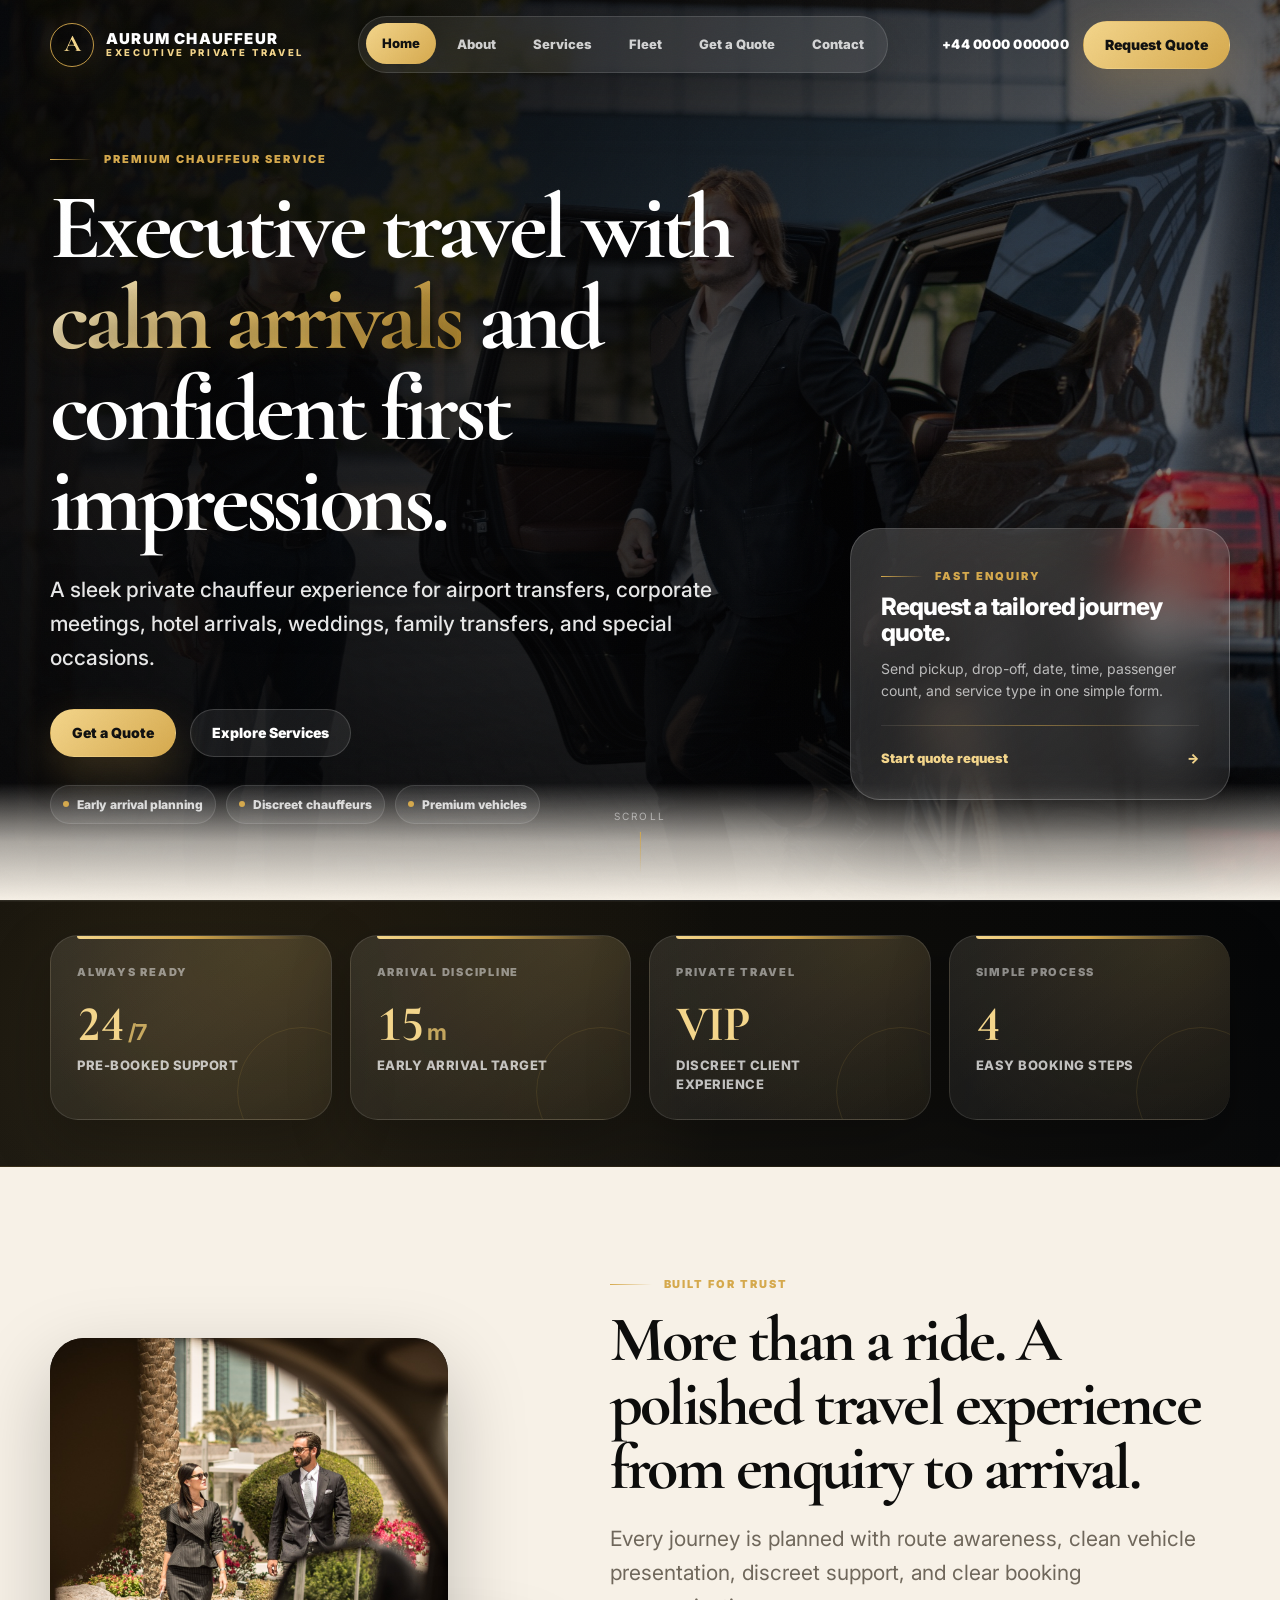
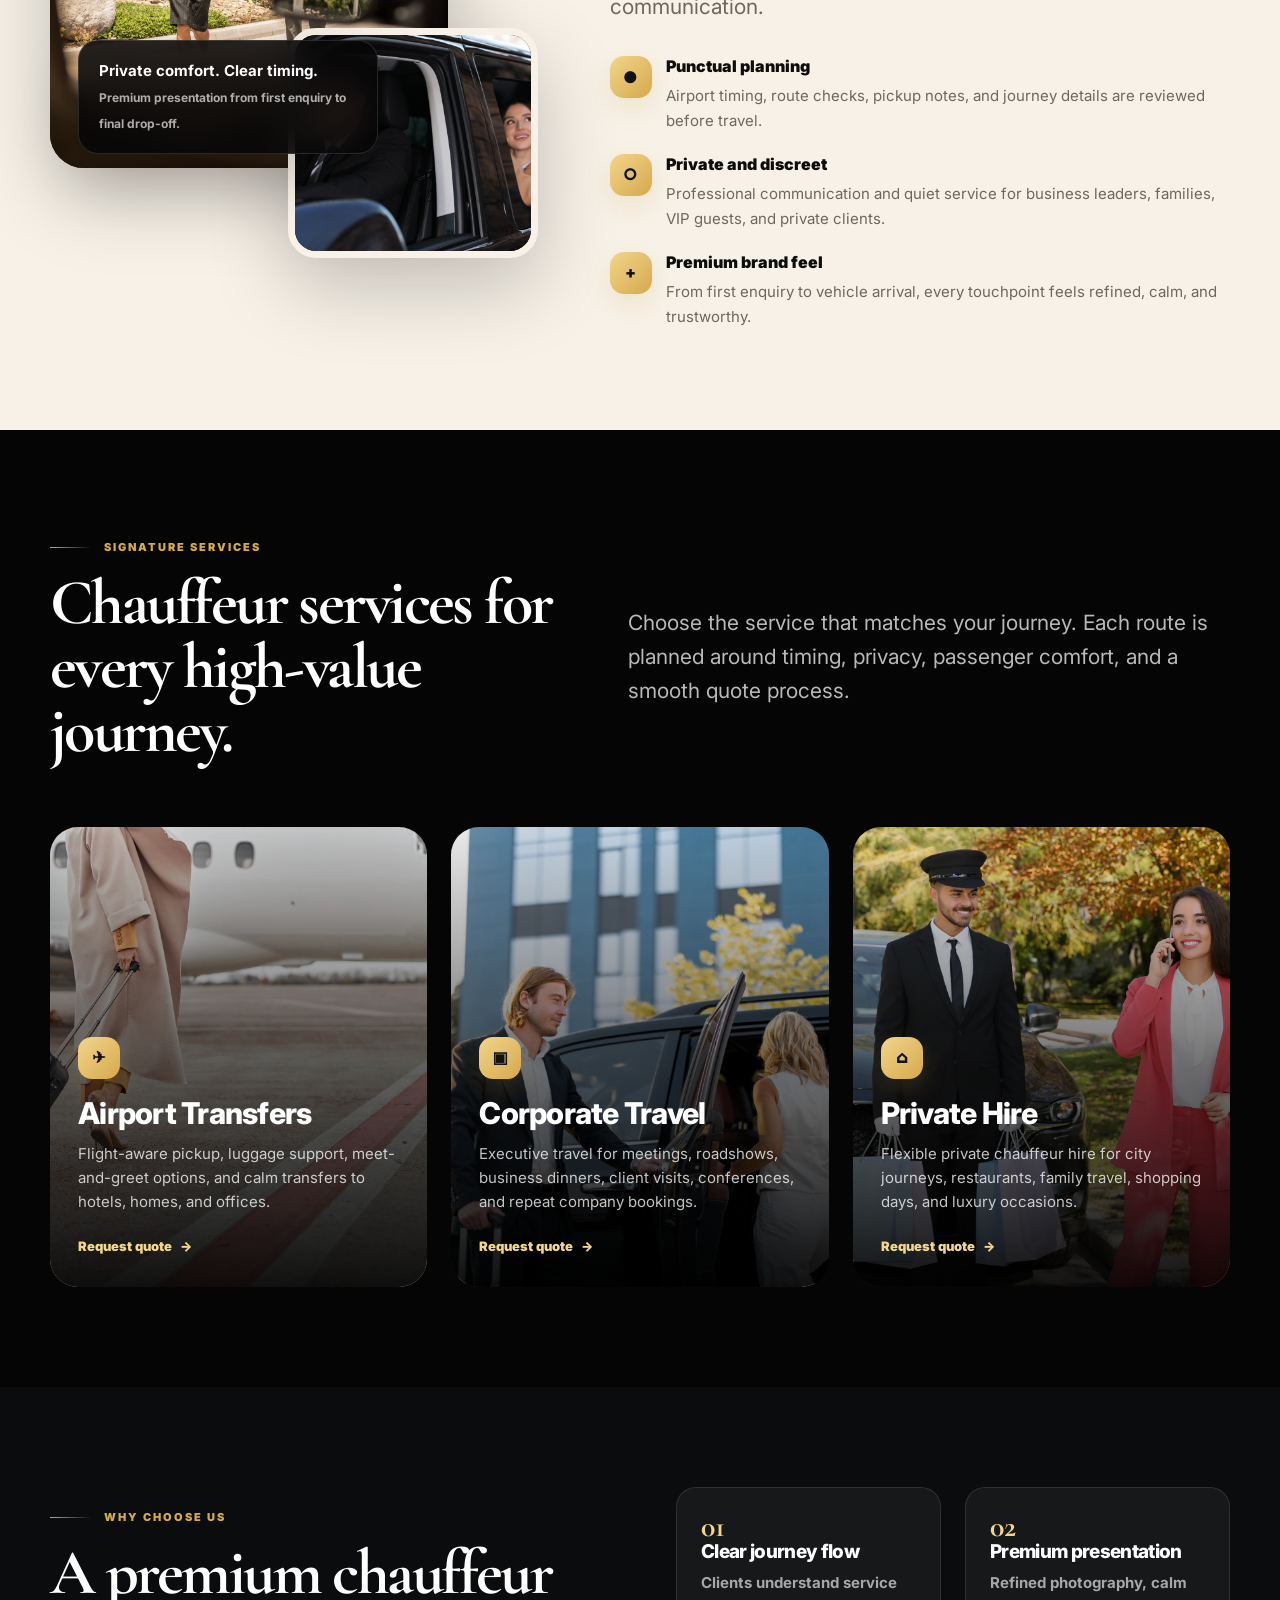
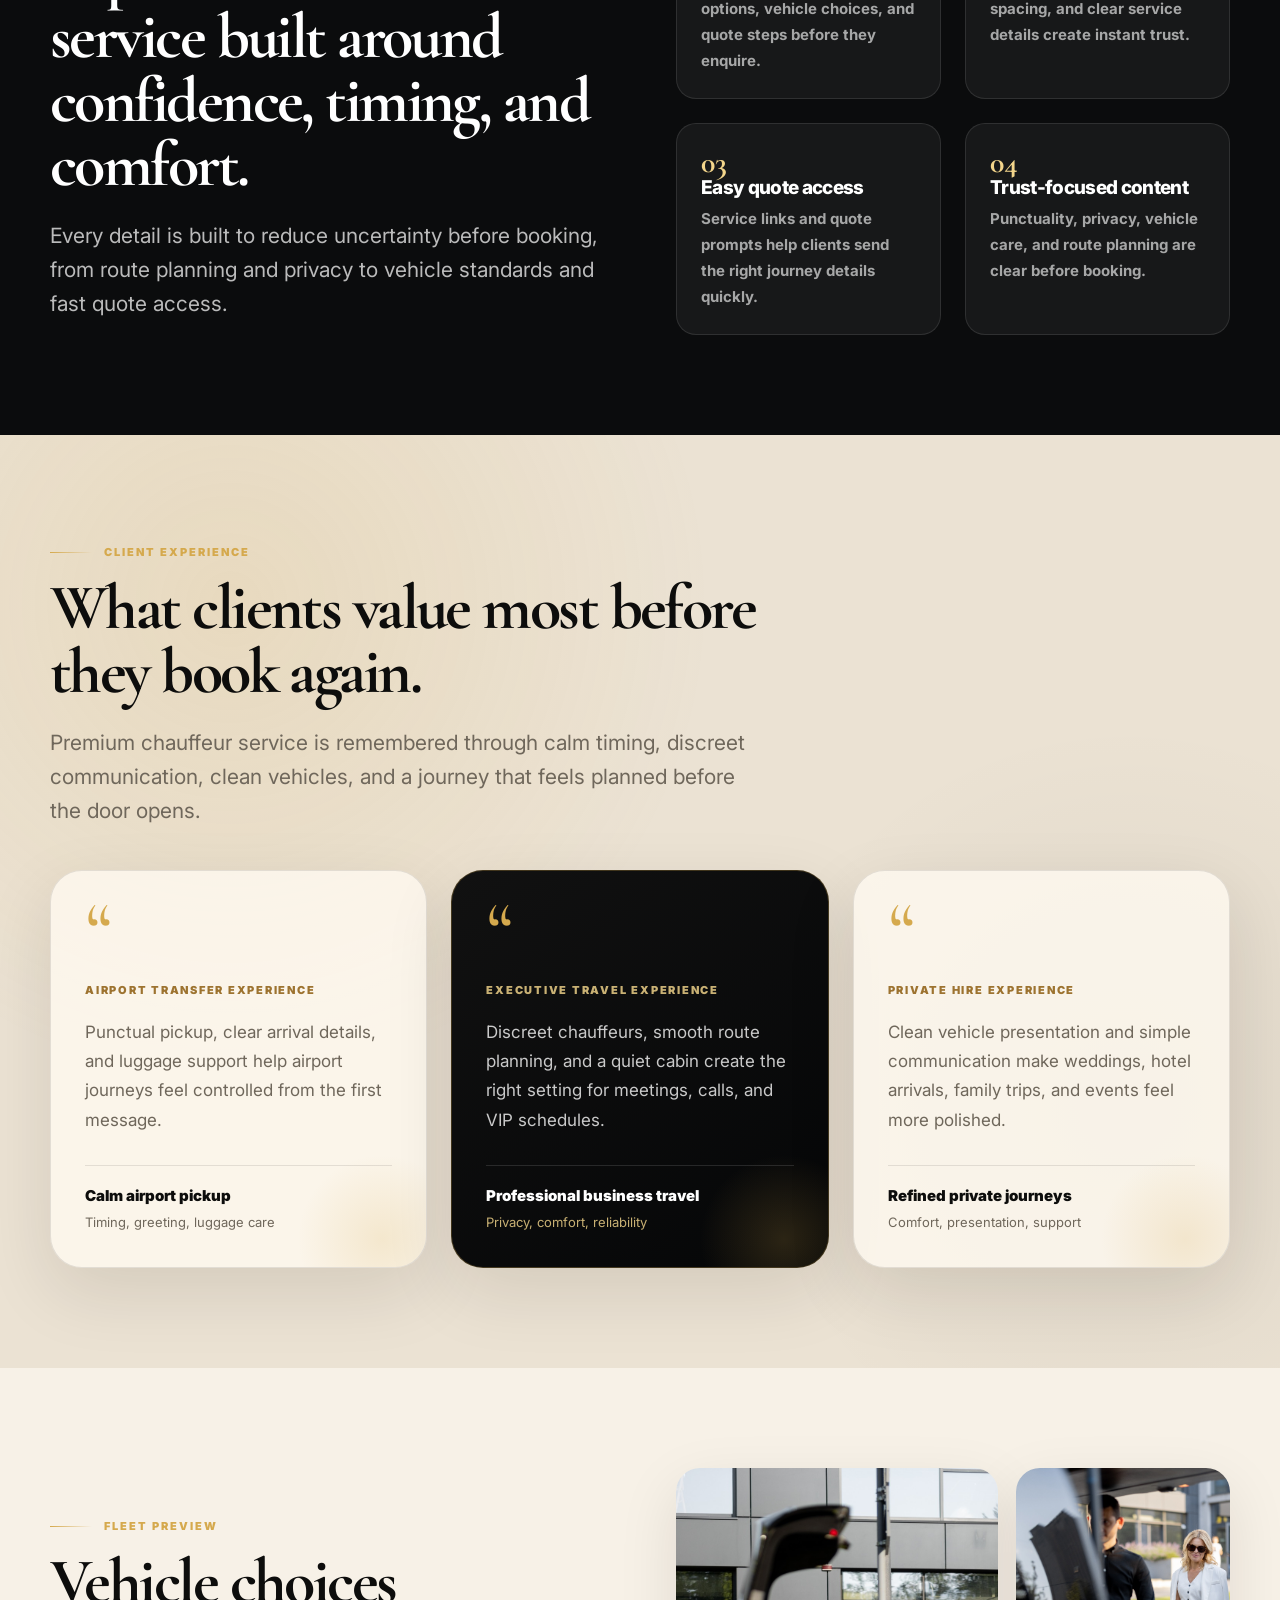
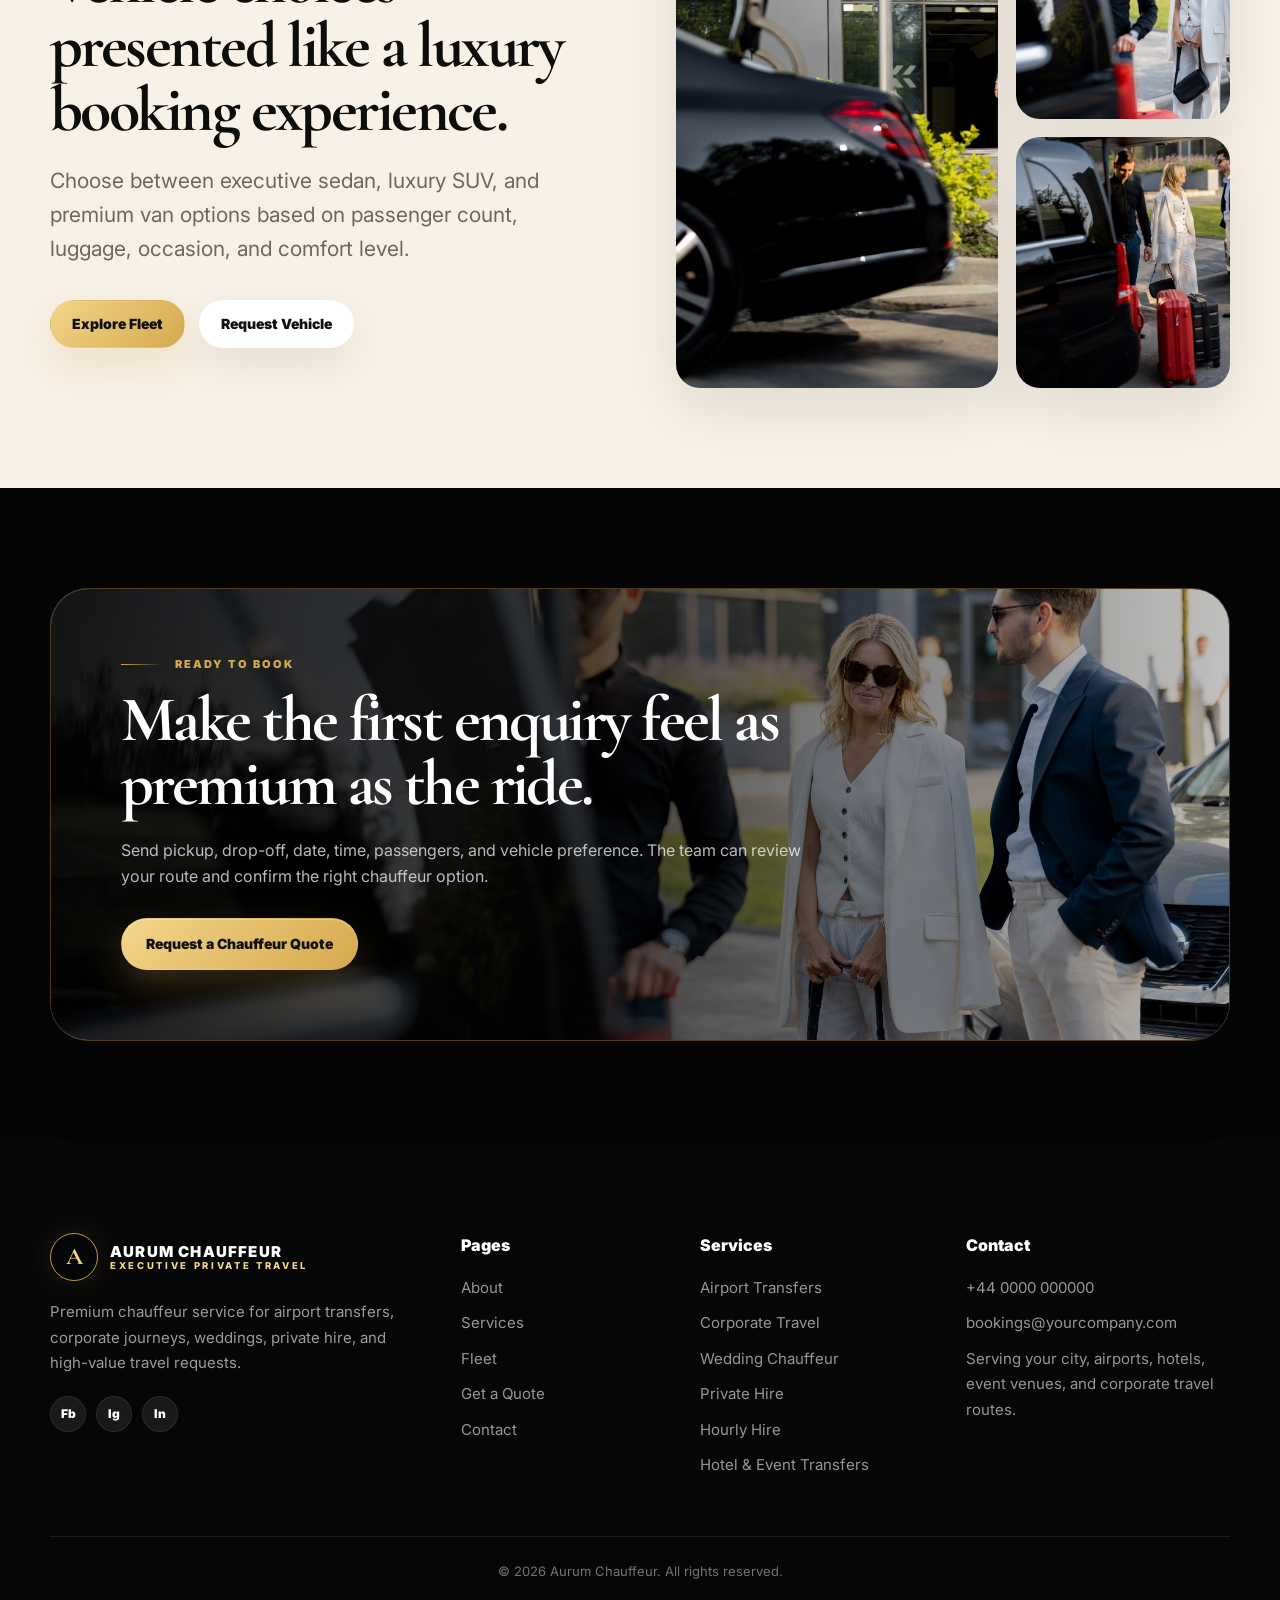
<file: index.html>
<!DOCTYPE html>
<html lang="en">
<head>
  <meta charset="UTF-8">
  <meta name="viewport" content="width=device-width, initial-scale=1.0">
  <title>Aurum Chauffeur | Premium Executive Chauffeur Service</title>
  <meta name="description" content="Premium chauffeur service for airport transfers, corporate travel, private hire, weddings and executive journeys.">
  <link rel="preconnect" href="https://fonts.googleapis.com">
  <link rel="preconnect" href="https://fonts.gstatic.com" crossorigin>
  <link href="https://fonts.googleapis.com/css2?family=Cormorant+Garamond:wght@600;700;800&family=Inter:wght@400;500;600;700;800;900&display=swap" rel="stylesheet">
  <link rel="stylesheet" href="assets/css/style.css">
</head>
<body class="home-page">
<a href="#main" class="skip-link">Skip to content</a>
<header class="site-header">
  <div class="container nav-shell">
    <a class="logo" href="index.html" aria-label="Aurum Chauffeur home">
      <span class="logo-mark">A</span>
      <span class="logo-copy"><strong>Aurum Chauffeur</strong><span>Executive Private Travel</span></span>
    </a>
    <nav class="nav-menu" aria-label="Main navigation">
      <a href="index.html">Home</a>
      <a href="about.html">About</a>
      <a href="services.html">Services</a>
      <a href="fleet.html">Fleet</a>
      <a href="quote.html">Get a Quote</a>
      <a href="contact.html">Contact</a>
    </nav>
    <div class="header-actions">
      <a class="header-phone" href="tel:+440000000000">+44 0000 000000</a>
      <a class="btn btn-primary" href="quote.html">Request Quote</a>
      <button class="menu-toggle" aria-label="Open menu" aria-expanded="false"><span></span><span></span><span></span></button>
    </div>
  </div>
</header>
<main id="main">
<section class="hero" data-hero-slides='["assets/images/man-in-suit-exiting-car-as-assistant-opens-door-2026-03-20-00-34-07-utc.JPG","assets/images/car-window-view-of-businesswoman-and-man-walking-o-2026-03-10-02-06-58-utc.jpg","assets/images/elegant-people-with-chauffeur-on-city-street-2026-01-08-23-44-37-utc.JPG","assets/images/business-professionals-arriving-from-sedan-at-busi-2026-01-08-23-42-57-utc.JPG"]'>
  <div class="container hero-grid">
    <div class="hero-copy">
      <span class="eyebrow reveal">Premium Chauffeur Service</span>
      <h1 class="reveal">Executive travel with <span class="hero-gold">calm arrivals</span> and confident first impressions.</h1>
      <p class="lead reveal reveal-delay-1">A sleek private chauffeur experience for airport transfers, corporate meetings, hotel arrivals, weddings, family transfers, and special occasions.</p>
      <div class="hero-actions reveal reveal-delay-2">
        <a class="btn btn-primary" href="quote.html">Get a Quote</a>
        <a class="btn btn-outline" href="services.html">Explore Services</a>
      </div>
      <div class="hero-badges reveal reveal-delay-3"><span class="badge">Early arrival planning</span><span class="badge">Discreet chauffeurs</span><span class="badge">Premium vehicles</span></div>
    </div>
    <aside class="hero-card reveal reveal-delay-2">
      <span class="eyebrow">Fast enquiry</span>
      <h3>Request a tailored journey quote.</h3>
      <p>Send pickup, drop-off, date, time, passenger count, and service type in one simple form.</p>
      <div class="hero-card-line"></div>
      <a class="hero-card-link" href="quote.html"><span>Start quote request</span><span>→</span></a>
    </aside>
  </div>
  <div class="scroll-cue">Scroll</div>
</section>
<section class="metrics-strip">
  <div class="container metrics-grid">
    <div class="metric reveal"><span class="metric-kicker">Always ready</span><strong><span data-count="24">0</span><em>/7</em></strong><span>Pre-booked support</span></div>
    <div class="metric reveal"><span class="metric-kicker">Arrival discipline</span><strong><span data-count="15">0</span><em>m</em></strong><span>Early arrival target</span></div>
    <div class="metric reveal"><span class="metric-kicker">Private travel</span><strong>VIP</strong><span>Discreet client experience</span></div>
    <div class="metric reveal"><span class="metric-kicker">Simple process</span><strong><span data-count="4">0</span></strong><span>Easy booking steps</span></div>
  </div>
</section>
<section class="section cream">
  <div class="container split split-40">
    <div class="image-stack reveal">
      <div class="image-large"><img src="assets/images/car-window-view-of-businesswoman-and-man-walking-o-2026-03-10-02-06-58-utc.jpg" alt="Private chauffeur pickup seen through car window"></div>
      <div class="image-small"><img src="assets/images/limousine-driver-with-smiling-passenger-in-back-se-2026-03-27-01-45-51-utc.jpg" alt="Chauffeur speaking with passenger inside luxury vehicle"></div>
      <div class="caption-chip"><strong>Private comfort. Clear timing.</strong><span>Premium presentation from first enquiry to final drop-off.</span></div>
    </div>
    <div class="copy-stack reveal reveal-delay-1">
      <span class="eyebrow">Built for trust</span>
      <h2>More than a ride. A polished travel experience from enquiry to arrival.</h2>
      <p class="lead">Every journey is planned with route awareness, clean vehicle presentation, discreet support, and clear booking communication.</p>
      <div class="check-list">
        <div class="check"><i>●</i><div><strong>Punctual planning</strong><span>Airport timing, route checks, pickup notes, and journey details are reviewed before travel.</span></div></div>
        <div class="check"><i>○</i><div><strong>Private and discreet</strong><span>Professional communication and quiet service for business leaders, families, VIP guests, and private clients.</span></div></div>
        <div class="check"><i>+</i><div><strong>Premium brand feel</strong><span>From first enquiry to vehicle arrival, every touchpoint feels refined, calm, and trustworthy.</span></div></div>
      </div>
    </div>
  </div>
</section>
<section class="section dark">
  <div class="container">
    <div class="lux-grid">
      <div class="copy-stack reveal">
        <span class="eyebrow">Signature Services</span>
        <h2>Chauffeur services for every high-value journey.</h2>
      </div>
      <p class="lead reveal reveal-delay-1">Choose the service that matches your journey. Each route is planned around timing, privacy, passenger comfort, and a smooth quote process.</p>
    </div>
    <div class="grid grid-3" style="margin-top:42px">
      <article class="service-card reveal"><img src="assets/images/mature-business-woman-in-coat-near-her-jet-in-airp-2026-01-05-06-05-33-utc.jpg" alt="Airport chauffeur transfer"><div class="service-content"><span class="icon-box">✈</span><h3>Airport Transfers</h3><p>Flight-aware pickup, luggage support, meet-and-greet options, and calm transfers to hotels, homes, and offices.</p><a class="text-link" href="services.html">Request quote</a></div></article>
      <article class="service-card reveal reveal-delay-1"><img src="assets/images/business-professionals-arriving-at-stylish-urban-b-2026-03-24-06-21-55-utc.JPG" alt="Corporate chauffeur arrival"><div class="service-content"><span class="icon-box">▣</span><h3>Corporate Travel</h3><p>Executive travel for meetings, roadshows, business dinners, client visits, conferences, and repeat company bookings.</p><a class="text-link" href="services.html">Request quote</a></div></article>
      <article class="service-card reveal reveal-delay-2"><img src="assets/images/driver-and-woman-with-shopping-bags-and-car-2026-03-05-11-52-52-utc.jpg" alt="Private chauffeur hire"><div class="service-content"><span class="icon-box">⌂</span><h3>Private Hire</h3><p>Flexible private chauffeur hire for city journeys, restaurants, family travel, shopping days, and luxury occasions.</p><a class="text-link" href="services.html">Request quote</a></div></article>
    </div>
  </div>
</section>
<section class="section dark-soft">
  <div class="container split">
    <div class="copy-stack reveal">
      <span class="eyebrow">Why Choose Us</span>
      <h2>A premium chauffeur service built around confidence, timing, and comfort.</h2>
      <p class="lead">Every detail is built to reduce uncertainty before booking, from route planning and privacy to vehicle standards and fast quote access.</p>
    </div>
    <div class="grid grid-2">
      <div class="mini-card reveal"><strong>01</strong><h4>Clear journey flow</h4><span>Clients understand service options, vehicle choices, and quote steps before they enquire.</span></div>
      <div class="mini-card reveal reveal-delay-1"><strong>02</strong><h4>Premium presentation</h4><span>Refined photography, calm spacing, and clear service details create instant trust.</span></div>
      <div class="mini-card reveal reveal-delay-2"><strong>03</strong><h4>Easy quote access</h4><span>Service links and quote prompts help clients send the right journey details quickly.</span></div>
      <div class="mini-card reveal reveal-delay-3"><strong>04</strong><h4>Trust-focused content</h4><span>Punctuality, privacy, vehicle care, and route planning are clear before booking.</span></div>
    </div>
  </div>
</section>

<section class="section cream-alt testimonials-section">
  <div class="container">
    <div class="section-heading reveal">
      <span class="eyebrow">Client Experience</span>
      <h2>What clients value most before they book again.</h2>
      <p class="lead">Premium chauffeur service is remembered through calm timing, discreet communication, clean vehicles, and a journey that feels planned before the door opens.</p>
    </div>
    <div class="testimonial-grid">
      <article class="testimonial-card reveal">
        <div class="testimonial-mark">“</div>
        <span class="testimonial-label">Airport transfer experience</span>
        <p>Punctual pickup, clear arrival details, and luggage support help airport journeys feel controlled from the first message.</p>
        <div class="testimonial-meta"><strong>Calm airport pickup</strong><span>Timing, greeting, luggage care</span></div>
      </article>
      <article class="testimonial-card reveal reveal-delay-1 featured-testimonial">
        <div class="testimonial-mark">“</div>
        <span class="testimonial-label">Executive travel experience</span>
        <p>Discreet chauffeurs, smooth route planning, and a quiet cabin create the right setting for meetings, calls, and VIP schedules.</p>
        <div class="testimonial-meta"><strong>Professional business travel</strong><span>Privacy, comfort, reliability</span></div>
      </article>
      <article class="testimonial-card reveal reveal-delay-2">
        <div class="testimonial-mark">“</div>
        <span class="testimonial-label">Private hire experience</span>
        <p>Clean vehicle presentation and simple communication make weddings, hotel arrivals, family trips, and events feel more polished.</p>
        <div class="testimonial-meta"><strong>Refined private journeys</strong><span>Comfort, presentation, support</span></div>
      </article>
    </div>
  </div>
</section>
<section class="section cream">
  <div class="container split">
    <div class="copy-stack reveal">
      <span class="eyebrow">Fleet Preview</span>
      <h2>Vehicle choices presented like a luxury booking experience.</h2>
      <p class="lead">Choose between executive sedan, luxury SUV, and premium van options based on passenger count, luggage, occasion, and comfort level.</p>
      <div class="hero-actions"><a class="btn btn-primary" href="fleet.html">Explore Fleet</a><a class="btn btn-light" href="quote.html">Request Vehicle</a></div>
    </div>
    <div class="gallery-mosaic reveal reveal-delay-1">
      <img class="tall" src="assets/images/business-professionals-arriving-from-sedan-at-busi-2026-01-08-23-42-57-utc.JPG" alt="Executive sedan waiting outside modern building">
      <div class="gallery-side"><img src="assets/images/elegant-people-with-chauffeur-on-city-street-2026-01-08-23-44-37-utc.JPG" alt="Elegant clients near chauffeur vehicle"><img src="assets/images/professionals-with-luggage-by-cars-on-city-street-2026-01-08-07-49-17-utc.JPG" alt="Corporate group with luggage"></div>
    </div>
  </div>
</section>
<section class="section dark">
  <div class="container">
    <div class="cta-band reveal">
      <img src="assets/images/elegant-people-with-chauffeur-on-city-street-2026-01-08-23-44-37-utc.JPG" alt="Premium chauffeur arrival">
      <span class="eyebrow">Ready to book</span>
      <h2>Make the first enquiry feel as premium as the ride.</h2>
      <p>Send pickup, drop-off, date, time, passengers, and vehicle preference. The team can review your route and confirm the right chauffeur option.</p>
      <a class="btn btn-primary" href="quote.html">Request a Chauffeur Quote</a>
    </div>
  </div>
</section>
</main>
<footer class="site-footer">
  <div class="container">
    <div class="footer-grid">
      <div>
        <a class="logo footer-logo" href="index.html" aria-label="Aurum Chauffeur home">
          <span class="logo-mark">A</span>
          <span class="logo-copy"><strong>Aurum Chauffeur</strong><span>Executive Private Travel</span></span>
        </a>
        <p class="footer-text">Premium chauffeur service for airport transfers, corporate journeys, weddings, private hire, and high-value travel requests.</p>
        <div class="socials"><a href="#" aria-label="Facebook">Fb</a><a href="#" aria-label="Instagram">Ig</a><a href="#" aria-label="LinkedIn">In</a></div>
      </div>
      <div>
        <div class="footer-title">Pages</div>
        <div class="footer-links">
          <a href="about.html">About</a>
          <a href="services.html">Services</a>
          <a href="fleet.html">Fleet</a>
          <a href="quote.html">Get a Quote</a>
          <a href="contact.html">Contact</a>
        </div>
      </div>
      <div>
        <div class="footer-title">Services</div>
        <div class="footer-links">
          <span>Airport Transfers</span>
          <span>Corporate Travel</span>
          <span>Wedding Chauffeur</span>
          <span>Private Hire</span>
          <span>Hourly Hire</span>
          <span>Hotel & Event Transfers</span>
        </div>
      </div>
      <div>
        <div class="footer-title">Contact</div>
        <div class="footer-links">
          <a href="tel:+440000000000">+44 0000 000000</a>
          <a href="mailto:bookings@yourcompany.com">bookings@yourcompany.com</a>
          <span>Serving your city, airports, hotels, event venues, and corporate travel routes.</span>
        </div>
      </div>
    </div>
    <div class="footer-bottom">
      <span>© <span data-year></span> Aurum Chauffeur. All rights reserved.</span>
    </div>
  </div>
</footer>
<script src="assets/js/main.js"></script>
</body>
</html>
</file>
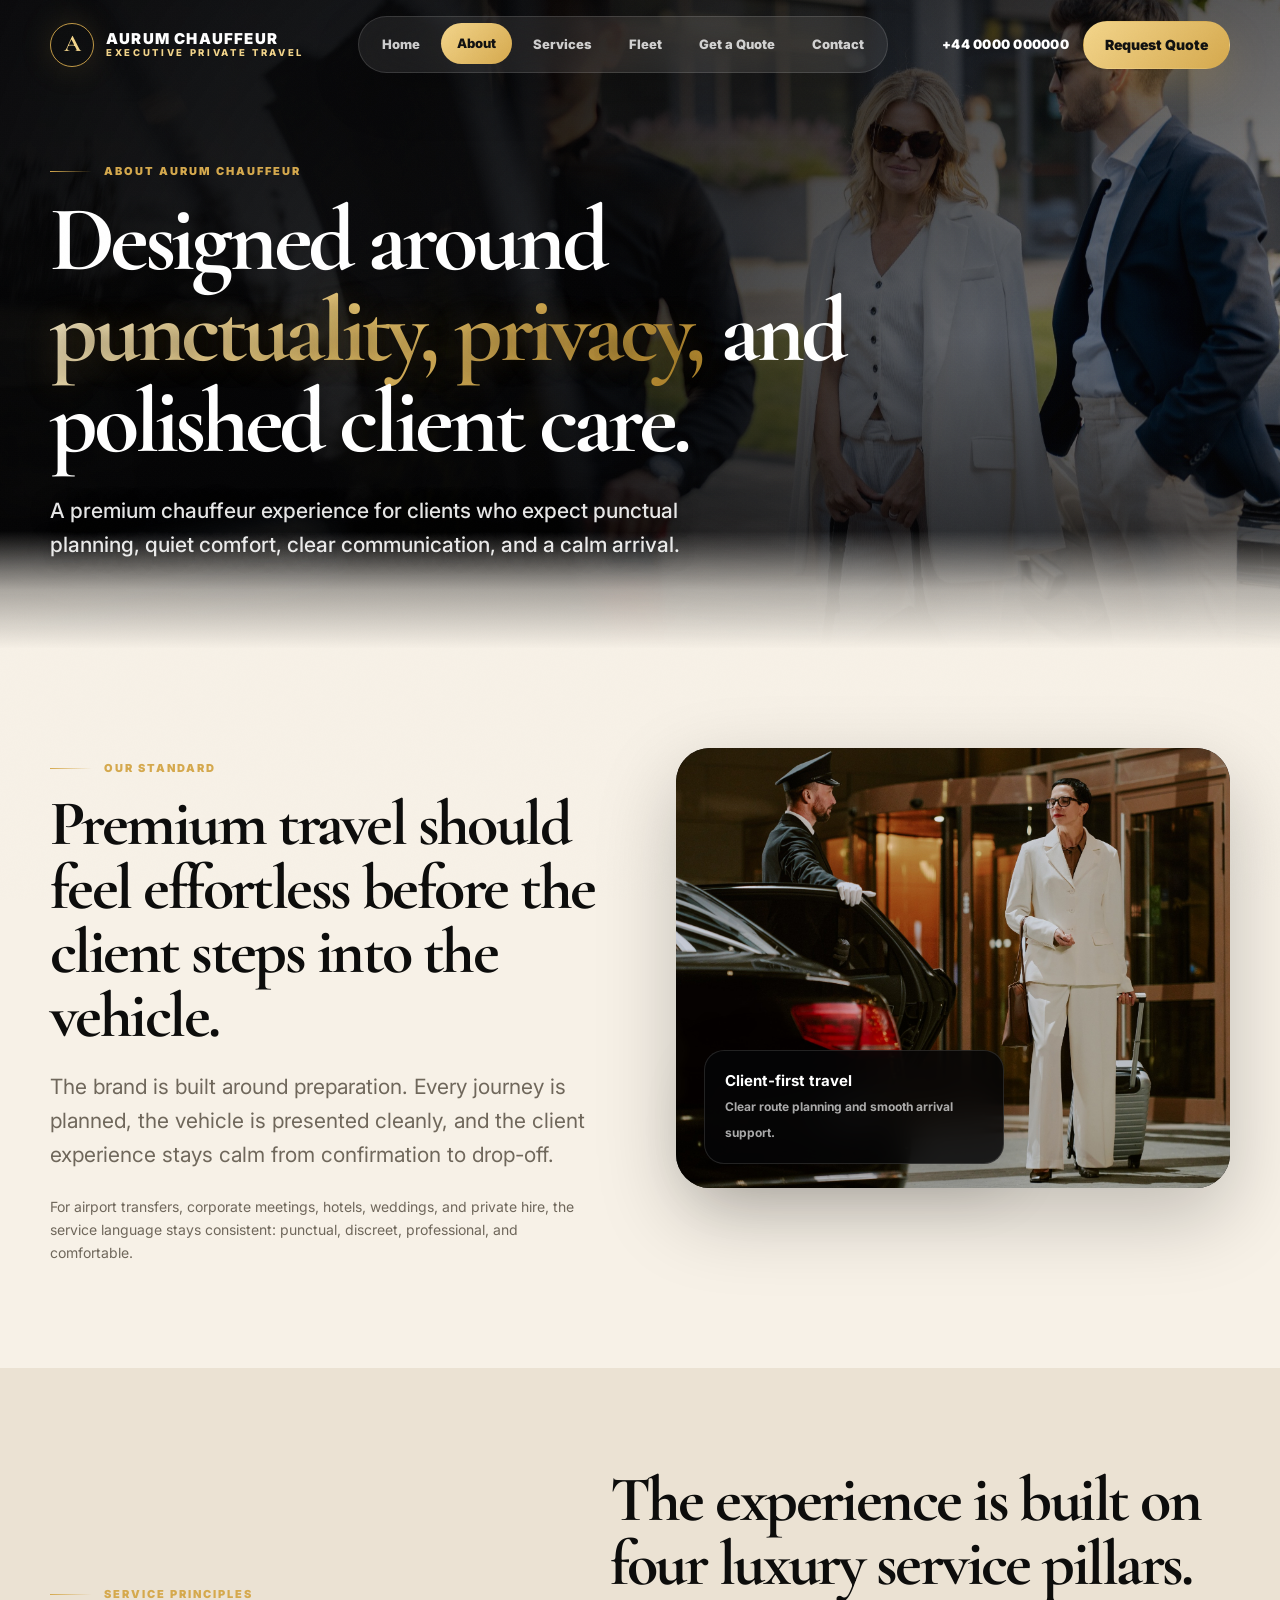
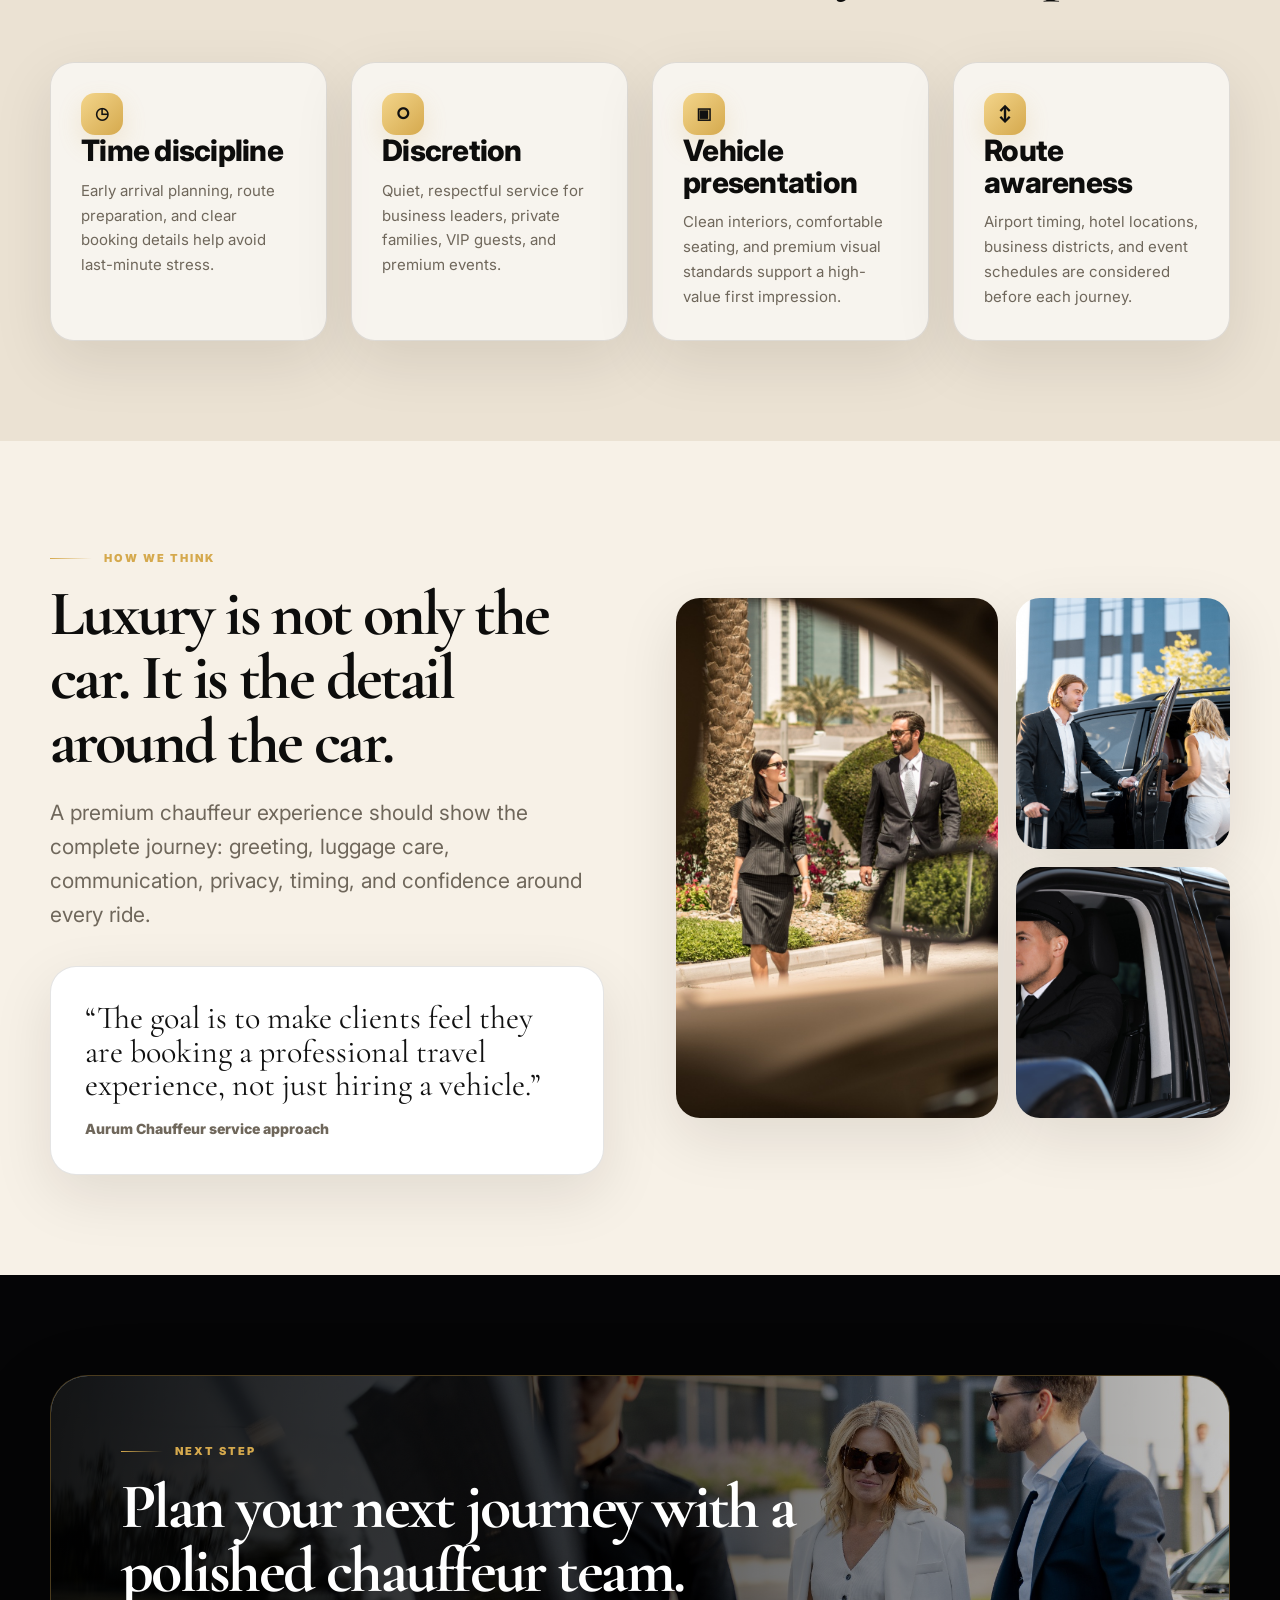
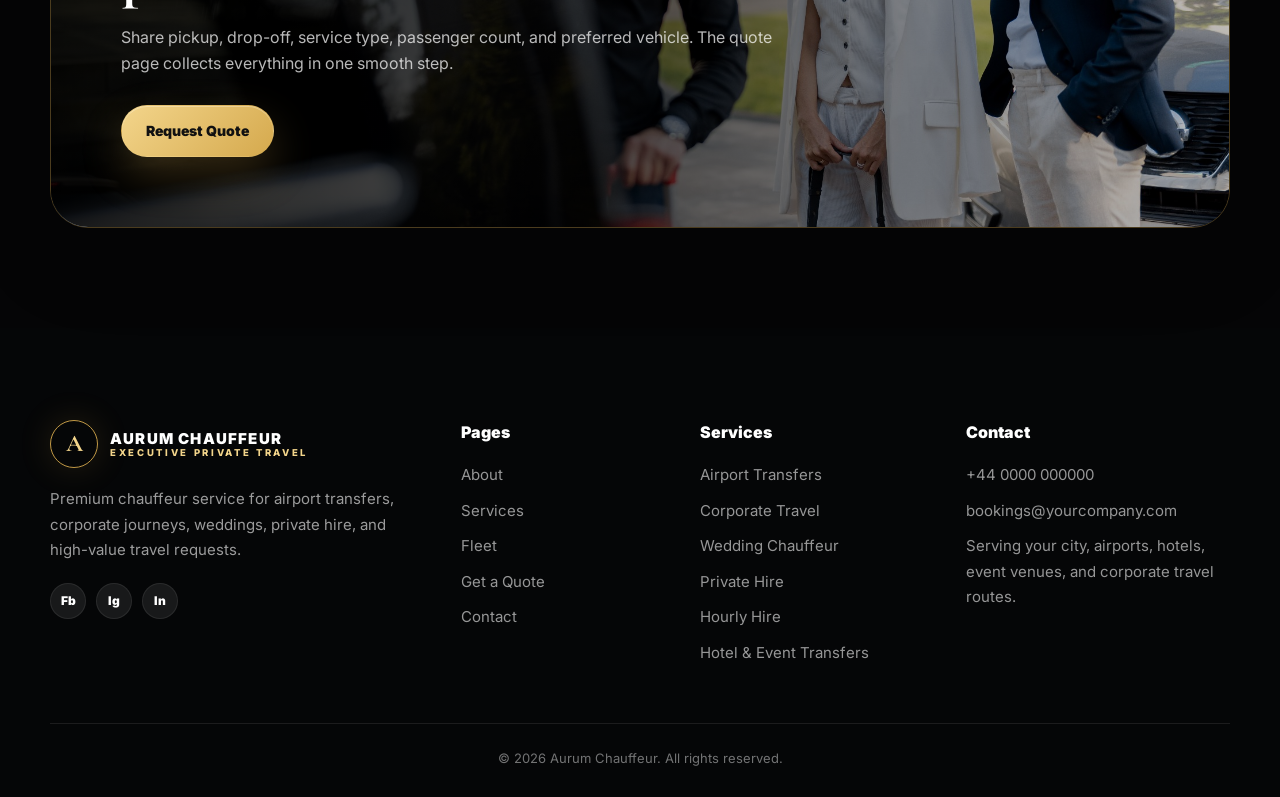
<file: about.html>
<!DOCTYPE html>
<html lang="en">
<head>
  <meta charset="UTF-8">
  <meta name="viewport" content="width=device-width, initial-scale=1.0">
  <title>About Aurum Chauffeur | Premium Chauffeur Standards</title>
  <meta name="description" content="Learn about Aurum Chauffeur standards for punctuality, privacy, vehicle presentation and premium client care.">
  <link rel="preconnect" href="https://fonts.googleapis.com">
  <link rel="preconnect" href="https://fonts.gstatic.com" crossorigin>
  <link href="https://fonts.googleapis.com/css2?family=Cormorant+Garamond:wght@600;700;800&family=Inter:wght@400;500;600;700;800;900&display=swap" rel="stylesheet">
  <link rel="stylesheet" href="assets/css/style.css">
</head>
<body class="about-page">
<a href="#main" class="skip-link">Skip to content</a>
<header class="site-header">
  <div class="container nav-shell">
    <a class="logo" href="index.html" aria-label="Aurum Chauffeur home">
      <span class="logo-mark">A</span>
      <span class="logo-copy"><strong>Aurum Chauffeur</strong><span>Executive Private Travel</span></span>
    </a>
    <nav class="nav-menu" aria-label="Main navigation">
      <a href="index.html">Home</a>
      <a href="about.html">About</a>
      <a href="services.html">Services</a>
      <a href="fleet.html">Fleet</a>
      <a href="quote.html">Get a Quote</a>
      <a href="contact.html">Contact</a>
    </nav>
    <div class="header-actions">
      <a class="header-phone" href="tel:+440000000000">+44 0000 000000</a>
      <a class="btn btn-primary" href="quote.html">Request Quote</a>
      <button class="menu-toggle" aria-label="Open menu" aria-expanded="false"><span></span><span></span><span></span></button>
    </div>
  </div>
</header>
<main id="main">
<section class="page-hero" data-hero-slides='["assets/images/elegant-people-with-chauffeur-on-city-street-2026-01-08-23-44-37-utc.JPG","assets/images/middle-aged-woman-arriving-at-hotel-with-luggage-a-2026-03-26-23-23-51-utc.jpg","assets/images/business-professionals-arriving-to-the-office-buil-2026-03-24-05-25-07-utc.JPG"]'>
  <div class="container"><span class="eyebrow reveal">About Aurum Chauffeur</span><h1 class="reveal">Designed around <span class="hero-gold">punctuality, privacy,</span> and polished client care.</h1><p class="lead reveal reveal-delay-1">A premium chauffeur experience for clients who expect punctual planning, quiet comfort, clear communication, and a calm arrival.</p></div>
</section>
<section class="section cream">
  <div class="container split">
    <div class="copy-stack reveal"><span class="eyebrow">Our Standard</span><h2>Premium travel should feel effortless before the client steps into the vehicle.</h2><p class="lead">The brand is built around preparation. Every journey is planned, the vehicle is presented cleanly, and the client experience stays calm from confirmation to drop-off.</p><p class="small-text" style="margin-top:24px">For airport transfers, corporate meetings, hotels, weddings, and private hire, the service language stays consistent: punctual, discreet, professional, and comfortable.</p></div>
    <div class="image-stack reveal reveal-delay-1"><div class="image-large" style="inset:0 0 80px 0"><img src="assets/images/middle-aged-woman-arriving-at-hotel-with-luggage-a-2026-03-26-23-23-51-utc.jpg" alt="Chauffeur greeting client at hotel"></div><div class="caption-chip"><strong>Client-first travel</strong><span>Clear route planning and smooth arrival support.</span></div></div>
  </div>
</section>
<section class="section cream-alt">
  <div class="container">
    <div class="split split-40" style="align-items:end"><span class="eyebrow reveal">Service Principles</span><h2 class="reveal reveal-delay-1">The experience is built on four luxury service pillars.</h2></div>
    <div class="grid grid-4" style="margin-top:44px">
      <div class="card reveal" style="padding:30px"><span class="icon-box">◷</span><h3>Time discipline</h3><p class="text-muted">Early arrival planning, route preparation, and clear booking details help avoid last-minute stress.</p></div>
      <div class="card reveal reveal-delay-1" style="padding:30px"><span class="icon-box">○</span><h3>Discretion</h3><p class="text-muted">Quiet, respectful service for business leaders, private families, VIP guests, and premium events.</p></div>
      <div class="card reveal reveal-delay-2" style="padding:30px"><span class="icon-box">▣</span><h3>Vehicle presentation</h3><p class="text-muted">Clean interiors, comfortable seating, and premium visual standards support a high-value first impression.</p></div>
      <div class="card reveal reveal-delay-3" style="padding:30px"><span class="icon-box">↕</span><h3>Route awareness</h3><p class="text-muted">Airport timing, hotel locations, business districts, and event schedules are considered before each journey.</p></div>
    </div>
  </div>
</section>
<section class="section cream">
  <div class="container split">
    <div class="copy-stack reveal"><span class="eyebrow">How We Think</span><h2>Luxury is not only the car. It is the detail around the car.</h2><p class="lead">A premium chauffeur experience should show the complete journey: greeting, luggage care, communication, privacy, timing, and confidence around every ride.</p><div class="quote-box" style="margin-top:34px"><blockquote>“The goal is to make clients feel they are booking a professional travel experience, not just hiring a vehicle.”</blockquote><cite>Aurum Chauffeur service approach</cite></div></div>
    <div class="gallery-mosaic reveal reveal-delay-1"><img class="tall" src="assets/images/car-window-view-of-businesswoman-and-man-walking-o-2026-03-10-02-06-58-utc.jpg" alt="Luxury chauffeur detail through car window"><div class="gallery-side"><img src="assets/images/business-professionals-arriving-at-stylish-urban-b-2026-03-24-06-21-55-utc.JPG" alt="Business professionals arriving"><img src="assets/images/limousine-driver-with-smiling-passenger-in-back-se-2026-03-27-01-45-51-utc.jpg" alt="Passenger inside chauffeur vehicle"></div></div>
  </div>
</section>
<section class="section dark"><div class="container"><div class="cta-band reveal"><img src="assets/images/elegant-people-with-chauffeur-on-city-street-2026-01-08-23-44-37-utc.JPG" alt="Aurum Chauffeur private travel"><span class="eyebrow">Next Step</span><h2>Plan your next journey with a polished chauffeur team.</h2><p>Share pickup, drop-off, service type, passenger count, and preferred vehicle. The quote page collects everything in one smooth step.</p><a class="btn btn-primary" href="quote.html">Request Quote</a></div></div></section>
</main>
<footer class="site-footer">
  <div class="container">
    <div class="footer-grid">
      <div>
        <a class="logo footer-logo" href="index.html" aria-label="Aurum Chauffeur home">
          <span class="logo-mark">A</span>
          <span class="logo-copy"><strong>Aurum Chauffeur</strong><span>Executive Private Travel</span></span>
        </a>
        <p class="footer-text">Premium chauffeur service for airport transfers, corporate journeys, weddings, private hire, and high-value travel requests.</p>
        <div class="socials"><a href="#" aria-label="Facebook">Fb</a><a href="#" aria-label="Instagram">Ig</a><a href="#" aria-label="LinkedIn">In</a></div>
      </div>
      <div>
        <div class="footer-title">Pages</div>
        <div class="footer-links">
          <a href="about.html">About</a>
          <a href="services.html">Services</a>
          <a href="fleet.html">Fleet</a>
          <a href="quote.html">Get a Quote</a>
          <a href="contact.html">Contact</a>
        </div>
      </div>
      <div>
        <div class="footer-title">Services</div>
        <div class="footer-links">
          <span>Airport Transfers</span>
          <span>Corporate Travel</span>
          <span>Wedding Chauffeur</span>
          <span>Private Hire</span>
          <span>Hourly Hire</span>
          <span>Hotel & Event Transfers</span>
        </div>
      </div>
      <div>
        <div class="footer-title">Contact</div>
        <div class="footer-links">
          <a href="tel:+440000000000">+44 0000 000000</a>
          <a href="mailto:bookings@yourcompany.com">bookings@yourcompany.com</a>
          <span>Serving your city, airports, hotels, event venues, and corporate travel routes.</span>
        </div>
      </div>
    </div>
    <div class="footer-bottom">
      <span>© <span data-year></span> Aurum Chauffeur. All rights reserved.</span>
    </div>
  </div>
</footer>
<script src="assets/js/main.js"></script>
</body>
</html>
</file>
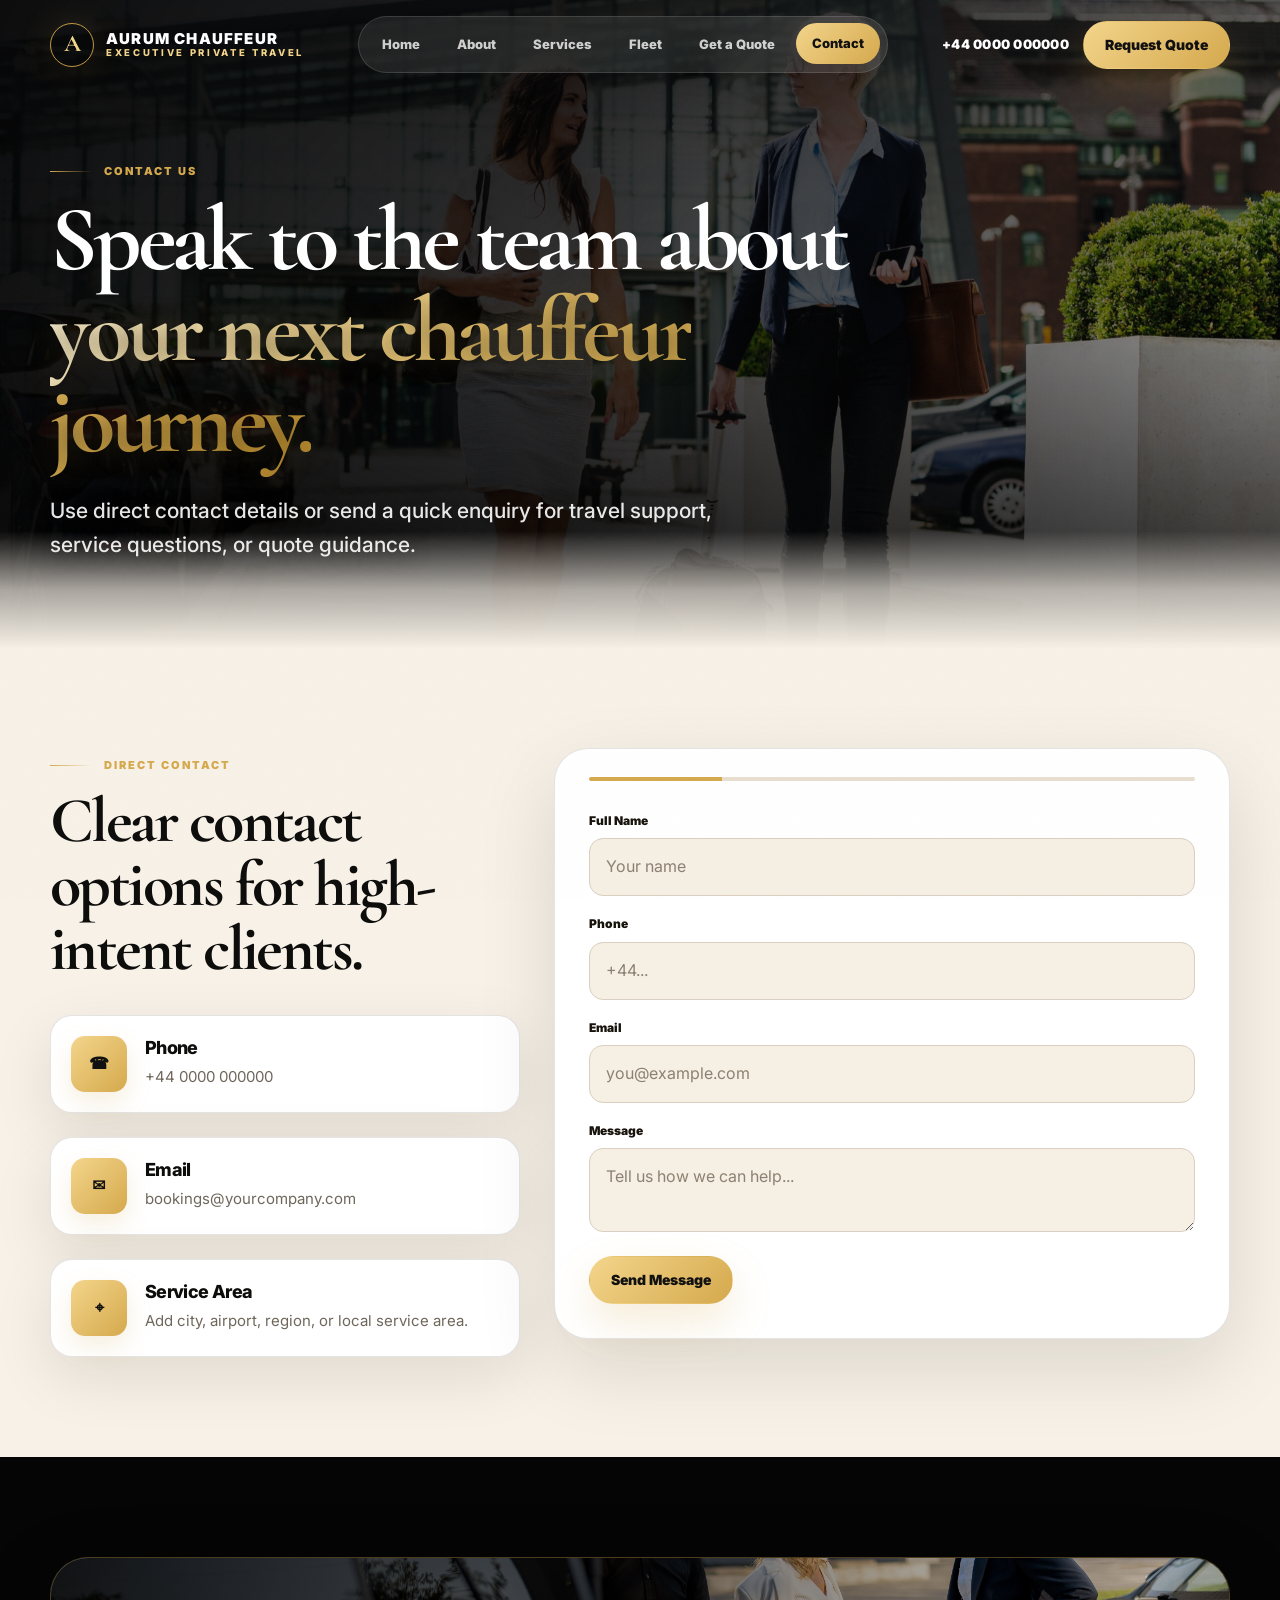
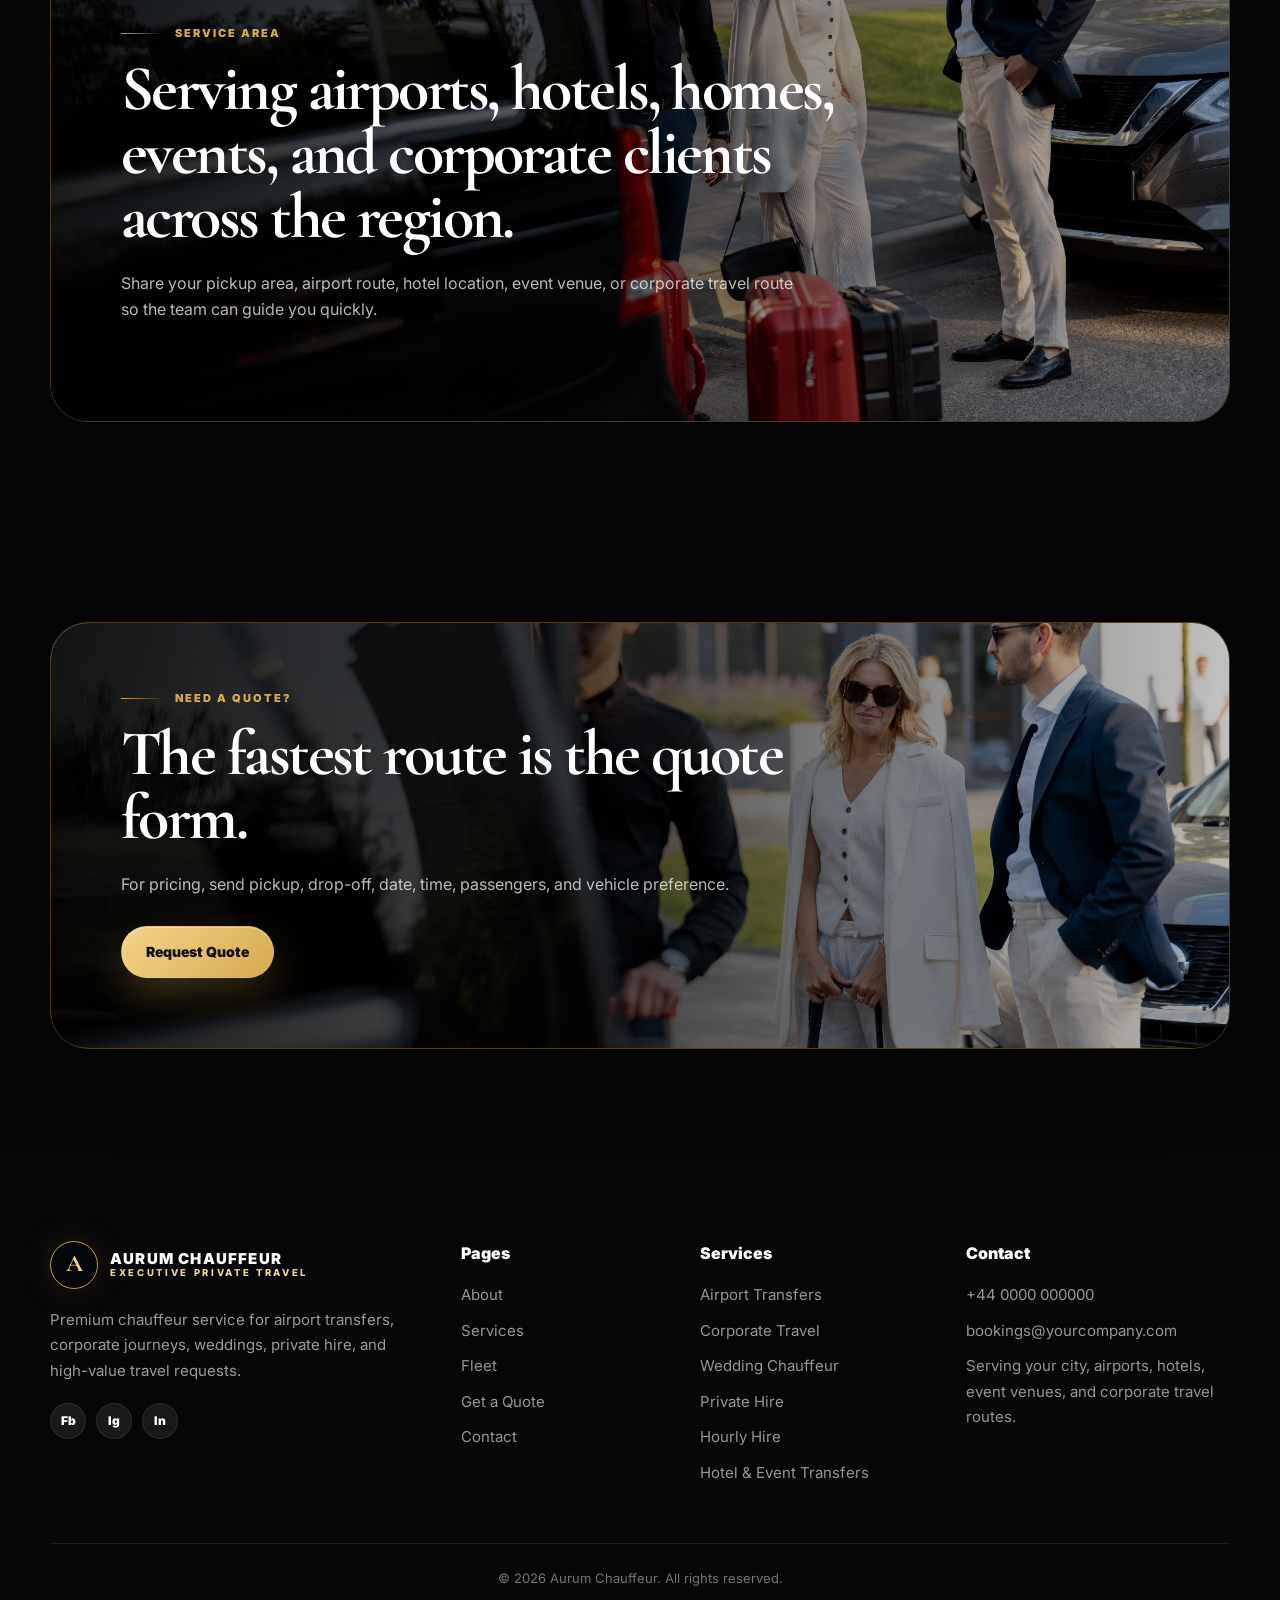
<file: contact.html>
<!DOCTYPE html>
<html lang="en">
<head>
  <meta charset="UTF-8">
  <meta name="viewport" content="width=device-width, initial-scale=1.0">
  <title>Contact Aurum Chauffeur | Premium Travel Support</title>
  <meta name="description" content="Contact Aurum Chauffeur by phone, email or enquiry form for chauffeur travel support and quote guidance.">
  <link rel="preconnect" href="https://fonts.googleapis.com">
  <link rel="preconnect" href="https://fonts.gstatic.com" crossorigin>
  <link href="https://fonts.googleapis.com/css2?family=Cormorant+Garamond:wght@600;700;800&family=Inter:wght@400;500;600;700;800;900&display=swap" rel="stylesheet">
  <link rel="stylesheet" href="assets/css/style.css">
</head>
<body class="contact-page">
<a href="#main" class="skip-link">Skip to content</a>
<header class="site-header">
  <div class="container nav-shell">
    <a class="logo" href="index.html" aria-label="Aurum Chauffeur home">
      <span class="logo-mark">A</span>
      <span class="logo-copy"><strong>Aurum Chauffeur</strong><span>Executive Private Travel</span></span>
    </a>
    <nav class="nav-menu" aria-label="Main navigation">
      <a href="index.html">Home</a>
      <a href="about.html">About</a>
      <a href="services.html">Services</a>
      <a href="fleet.html">Fleet</a>
      <a href="quote.html">Get a Quote</a>
      <a href="contact.html">Contact</a>
    </nav>
    <div class="header-actions">
      <a class="header-phone" href="tel:+440000000000">+44 0000 000000</a>
      <a class="btn btn-primary" href="quote.html">Request Quote</a>
      <button class="menu-toggle" aria-label="Open menu" aria-expanded="false"><span></span><span></span><span></span></button>
    </div>
  </div>
</header>
<main id="main">
<section class="page-hero" data-hero-slides='["assets/images/professional-women-walking-in-urban-environment-on-2026-03-09-08-59-35-utc.jpg","assets/images/elegant-people-with-chauffeur-on-city-street-2026-01-08-23-44-37-utc.JPG","assets/images/business-professionals-arriving-to-the-office-buil-2026-03-24-05-25-07-utc.JPG"]'>
  <div class="container"><span class="eyebrow reveal">Contact Us</span><h1 class="reveal">Speak to the team about <span class="hero-gold">your next chauffeur journey.</span></h1><p class="lead reveal reveal-delay-1">Use direct contact details or send a quick enquiry for travel support, service questions, or quote guidance.</p></div>
</section>
<section class="section cream">
  <div class="container form-layout">
    <div class="copy-stack reveal"><span class="eyebrow">Direct Contact</span><h2>Clear contact options for high-intent clients.</h2><div class="grid" style="margin-top:34px"><div class="contact-card"><span class="icon-box">☎</span><div><h4>Phone</h4><p><a href="tel:+440000000000">+44 0000 000000</a></p></div></div><div class="contact-card"><span class="icon-box">✉</span><div><h4>Email</h4><p><a href="mailto:bookings@yourcompany.com">bookings@yourcompany.com</a></p></div></div><div class="contact-card"><span class="icon-box">⌖</span><div><h4>Service Area</h4><p>Add city, airport, region, or local service area.</p></div></div></div></div>
    <form class="form-shell reveal reveal-delay-1" data-contact-form="General Chauffeur Enquiry" data-email="bookings@yourcompany.com">
      <div class="form-grid" style="grid-template-columns:1fr">
        <div class="field"><label for="contact-name">Full Name</label><input id="contact-name" name="full_name" type="text" placeholder="Your name" required></div>
        <div class="field"><label for="contact-phone">Phone</label><input id="contact-phone" name="phone" type="tel" placeholder="+44..." required></div>
        <div class="field"><label for="contact-email">Email</label><input id="contact-email" name="email" type="email" placeholder="you@example.com" required></div>
        <div class="field"><label for="contact-message">Message</label><textarea id="contact-message" name="message" placeholder="Tell us how we can help..." required></textarea></div>
      </div>
      <button class="btn btn-primary" type="submit" style="margin-top:24px">Send Message</button><div class="alert"></div>
    </form>
  </div>
</section>
<section class="section dark">
  <div class="container"><div class="cta-band service-area-band reveal"><img src="assets/images/professionals-with-luggage-by-cars-on-city-street-2026-01-08-07-49-17-utc.JPG" alt="Chauffeur service area"><span class="eyebrow">Service Area</span><h2>Serving airports, hotels, homes, events, and corporate clients across the region.</h2><p>Share your pickup area, airport route, hotel location, event venue, or corporate travel route so the team can guide you quickly.</p></div></div>
</section>
<section class="section dark"><div class="container"><div class="cta-band reveal"><img src="assets/images/elegant-people-with-chauffeur-on-city-street-2026-01-08-23-44-37-utc.JPG" alt="Quote form call to action"><span class="eyebrow">Need a quote?</span><h2>The fastest route is the quote form.</h2><p>For pricing, send pickup, drop-off, date, time, passengers, and vehicle preference.</p><a class="btn btn-primary" href="quote.html">Request Quote</a></div></div></section>
</main>
<footer class="site-footer">
  <div class="container">
    <div class="footer-grid">
      <div>
        <a class="logo footer-logo" href="index.html" aria-label="Aurum Chauffeur home">
          <span class="logo-mark">A</span>
          <span class="logo-copy"><strong>Aurum Chauffeur</strong><span>Executive Private Travel</span></span>
        </a>
        <p class="footer-text">Premium chauffeur service for airport transfers, corporate journeys, weddings, private hire, and high-value travel requests.</p>
        <div class="socials"><a href="#" aria-label="Facebook">Fb</a><a href="#" aria-label="Instagram">Ig</a><a href="#" aria-label="LinkedIn">In</a></div>
      </div>
      <div>
        <div class="footer-title">Pages</div>
        <div class="footer-links">
          <a href="about.html">About</a>
          <a href="services.html">Services</a>
          <a href="fleet.html">Fleet</a>
          <a href="quote.html">Get a Quote</a>
          <a href="contact.html">Contact</a>
        </div>
      </div>
      <div>
        <div class="footer-title">Services</div>
        <div class="footer-links">
          <span>Airport Transfers</span>
          <span>Corporate Travel</span>
          <span>Wedding Chauffeur</span>
          <span>Private Hire</span>
          <span>Hourly Hire</span>
          <span>Hotel & Event Transfers</span>
        </div>
      </div>
      <div>
        <div class="footer-title">Contact</div>
        <div class="footer-links">
          <a href="tel:+440000000000">+44 0000 000000</a>
          <a href="mailto:bookings@yourcompany.com">bookings@yourcompany.com</a>
          <span>Serving your city, airports, hotels, event venues, and corporate travel routes.</span>
        </div>
      </div>
    </div>
    <div class="footer-bottom">
      <span>© <span data-year></span> Aurum Chauffeur. All rights reserved.</span>
    </div>
  </div>
</footer>
<script src="assets/js/main.js"></script>
</body>
</html>
</file>
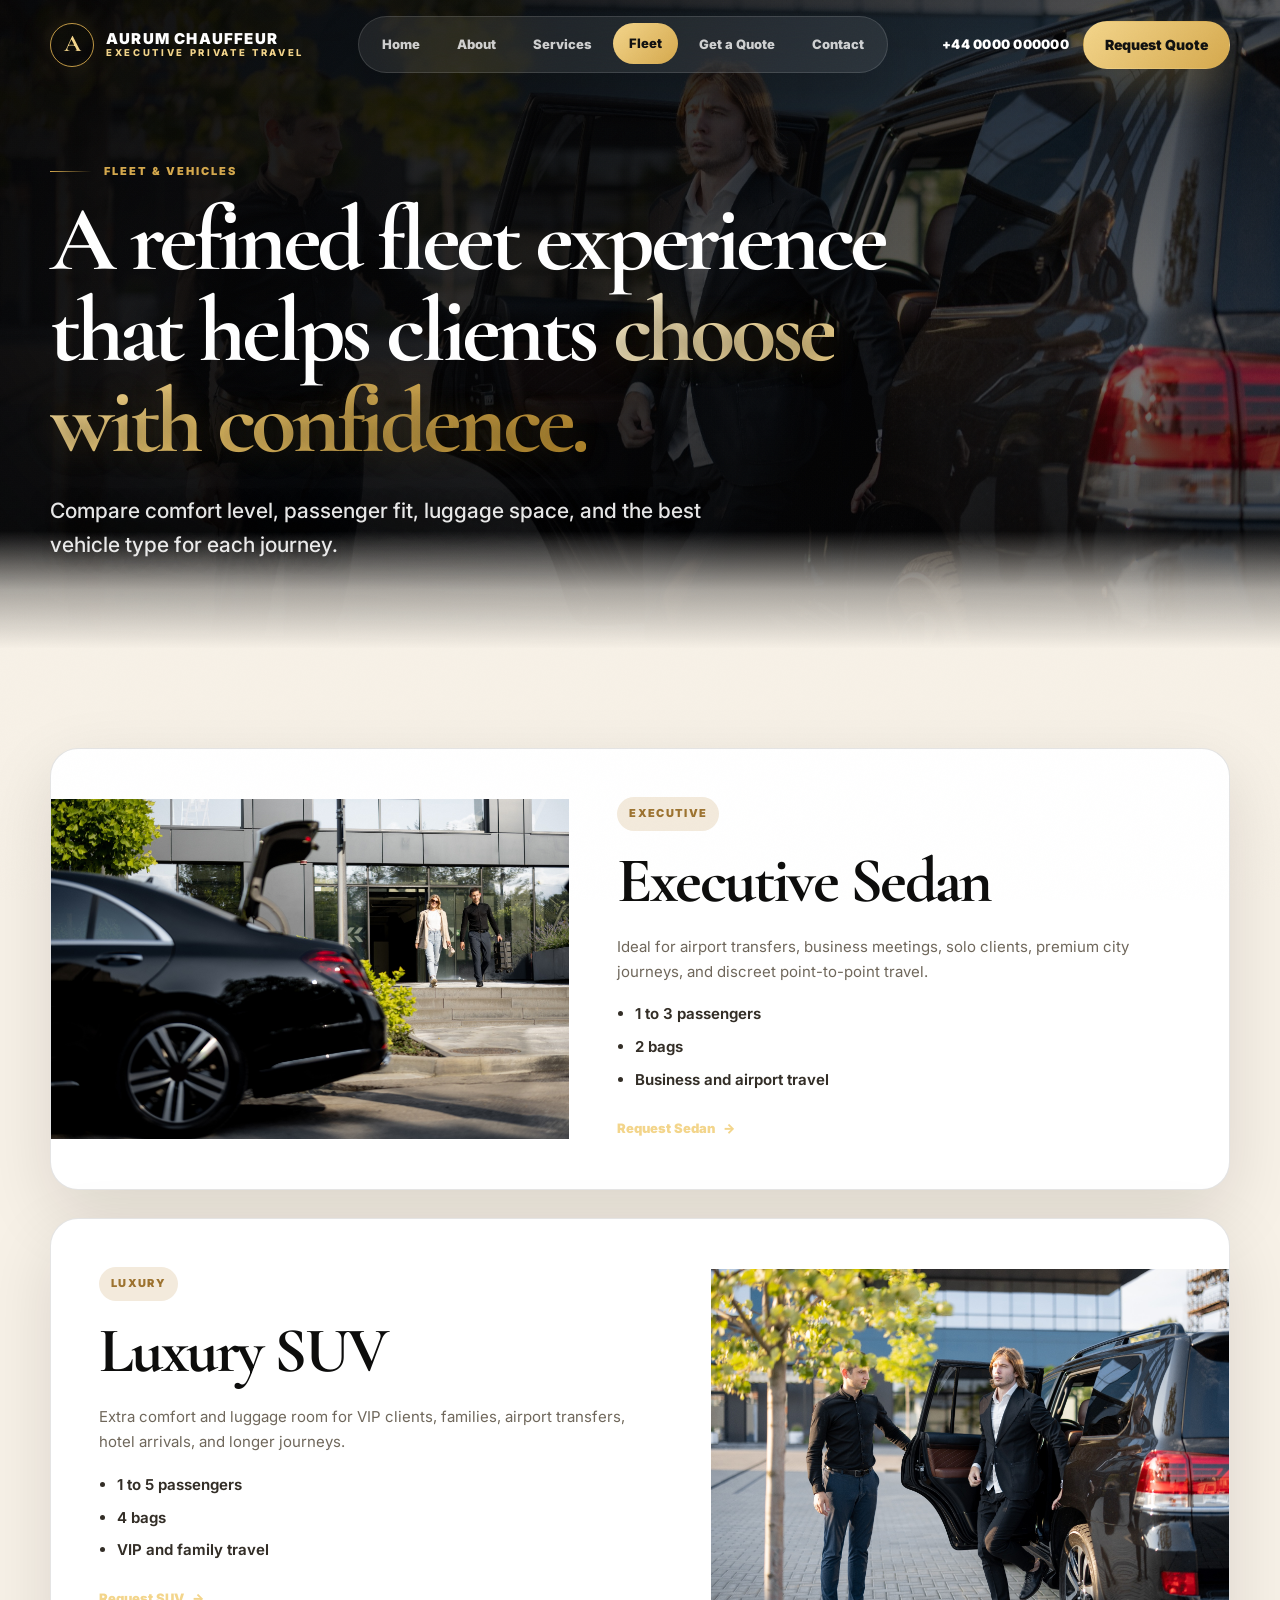
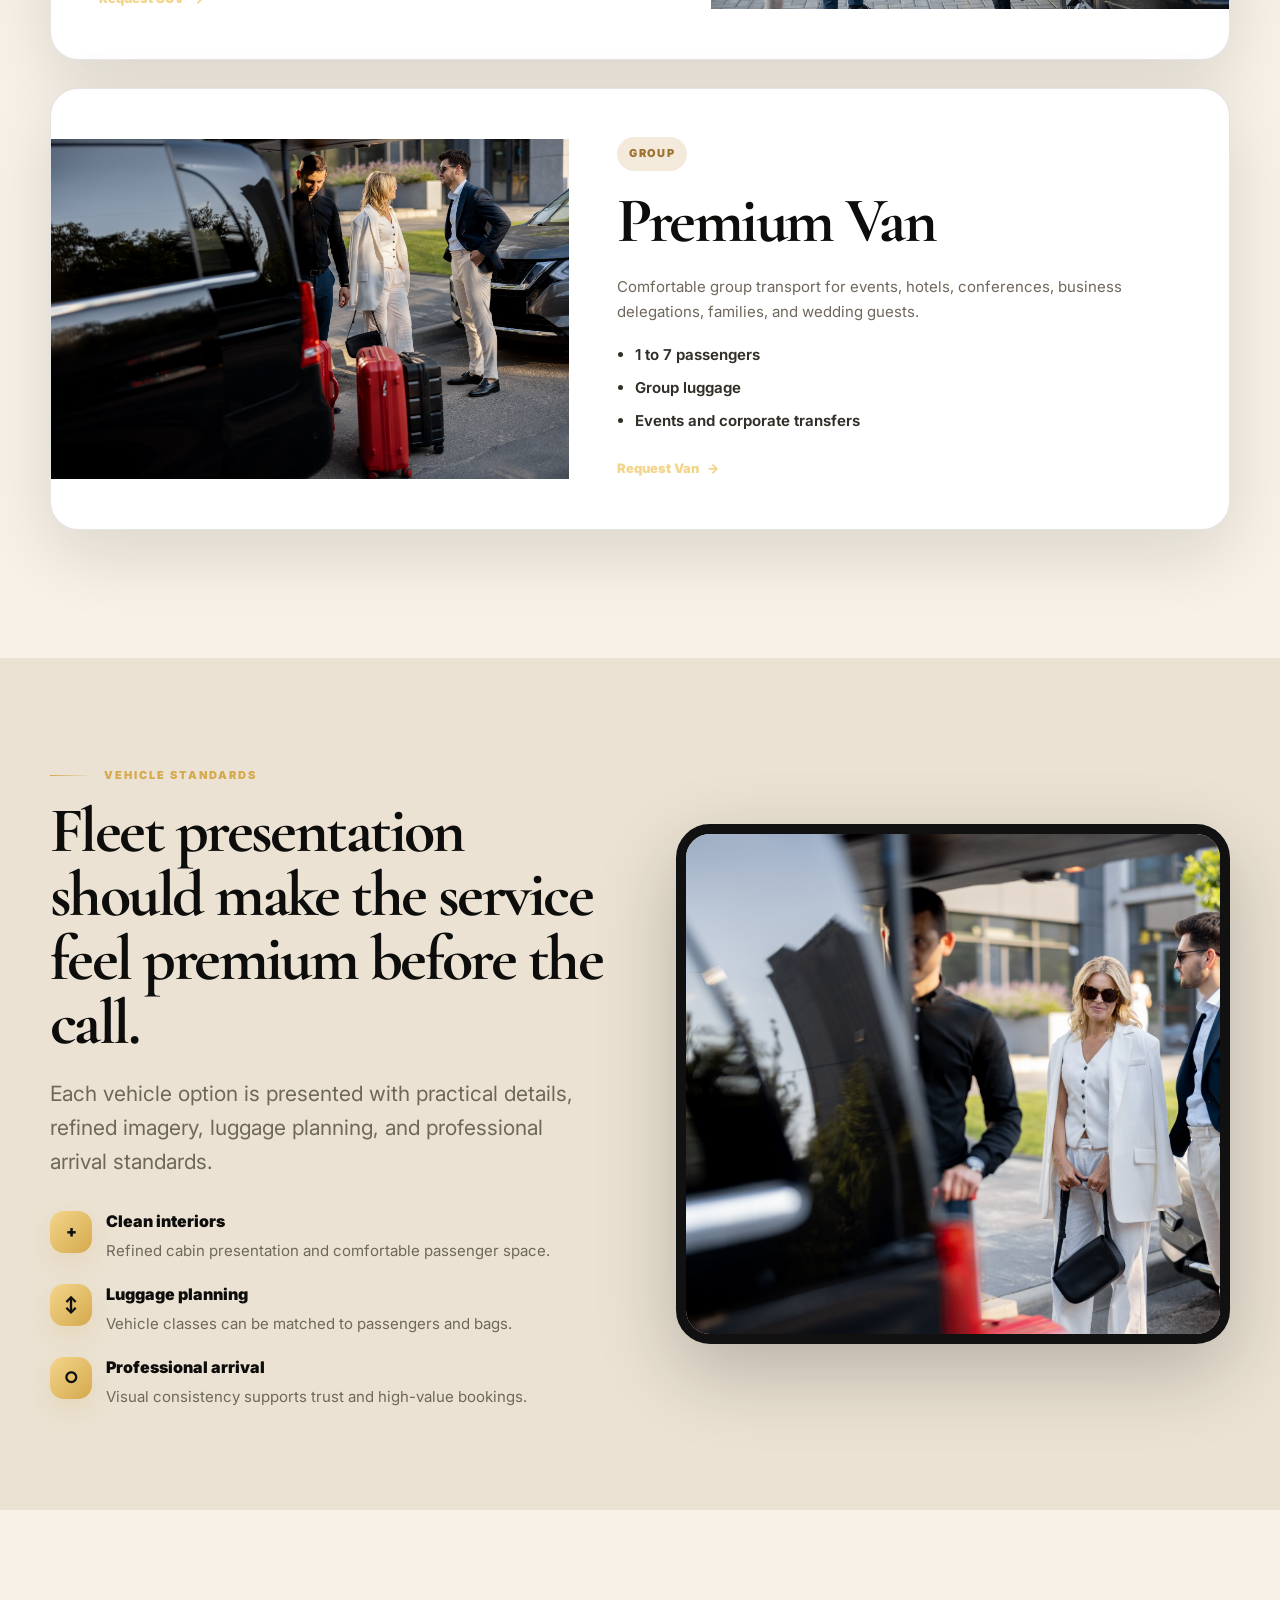
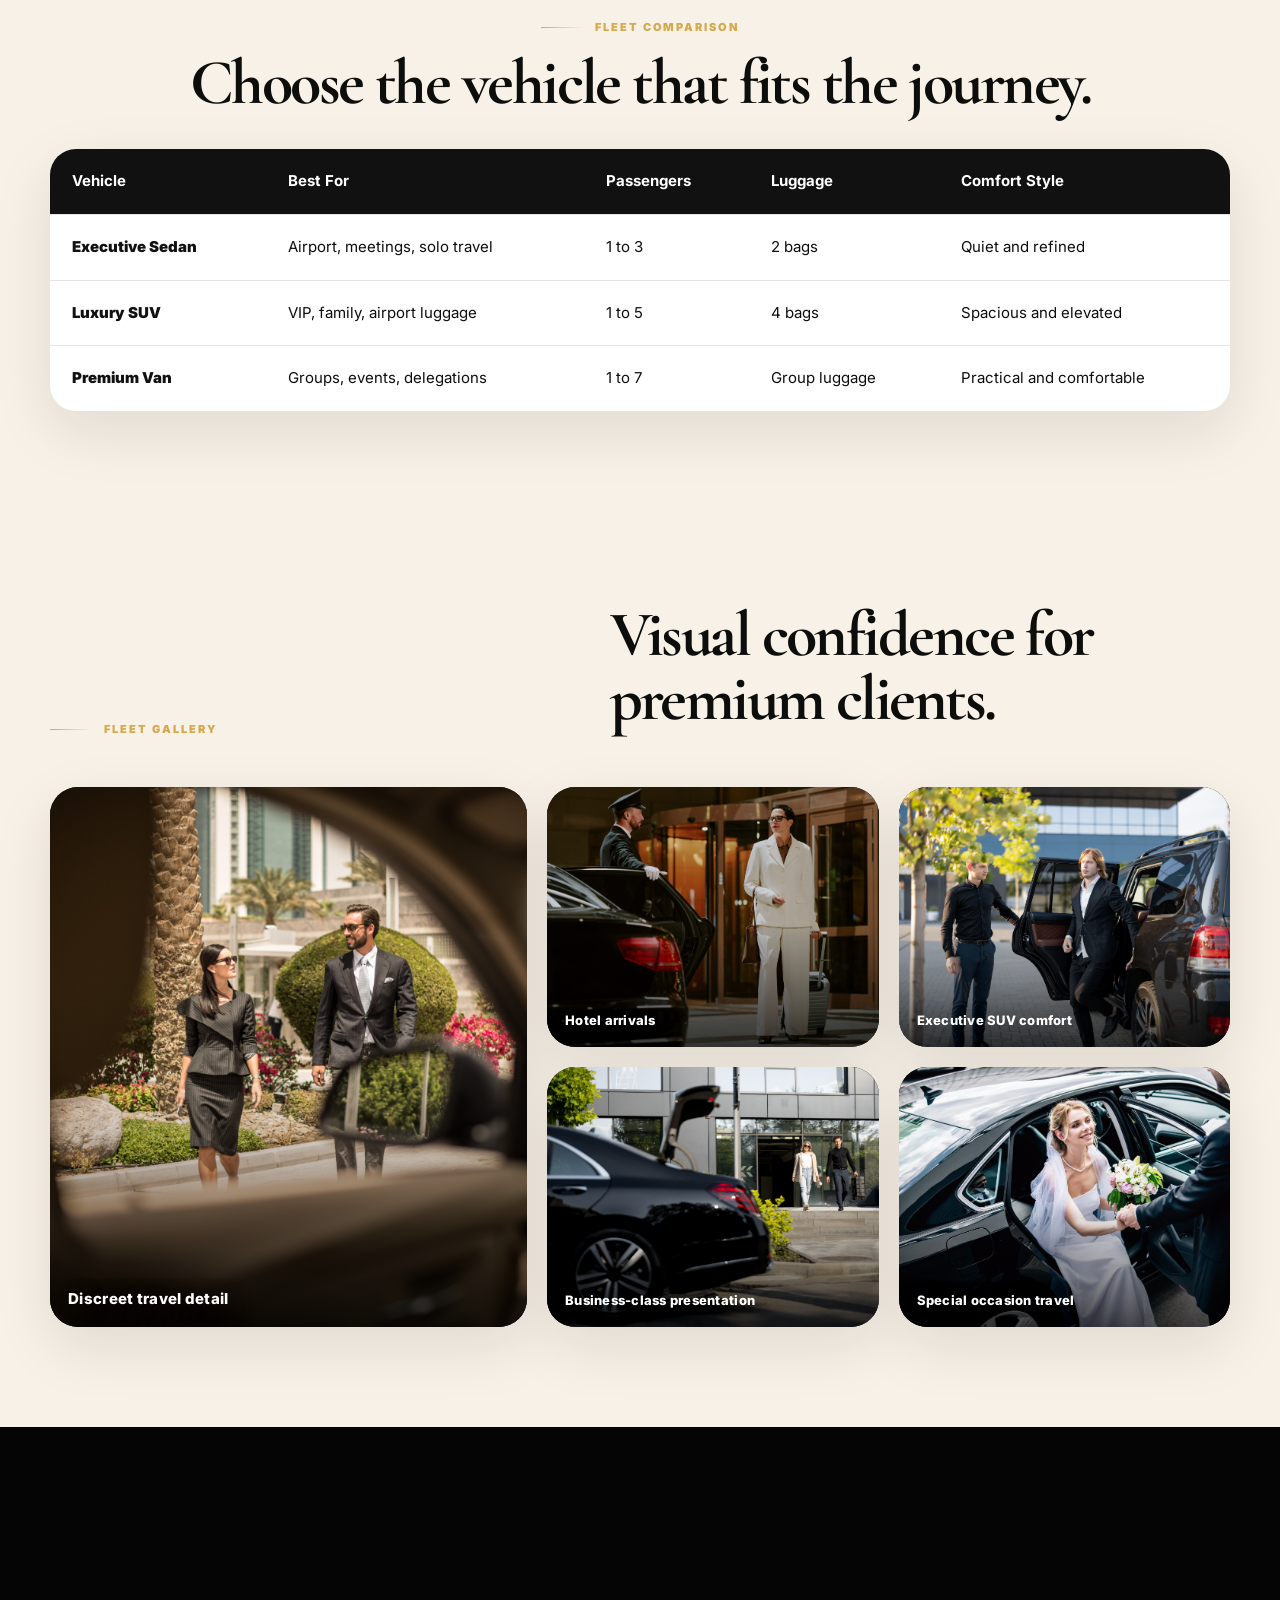
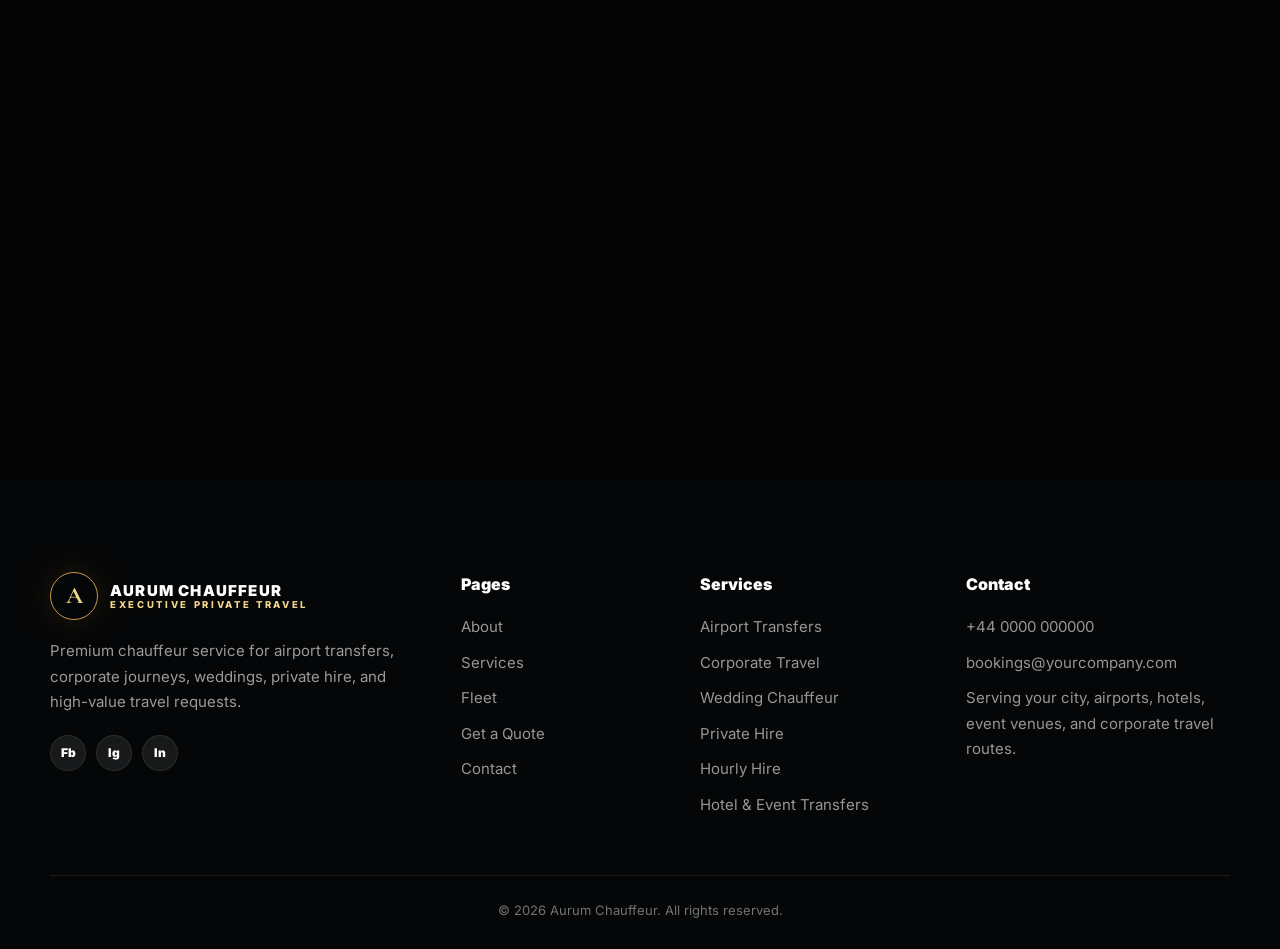
<file: fleet.html>
<!DOCTYPE html>
<html lang="en">
<head>
  <meta charset="UTF-8">
  <meta name="viewport" content="width=device-width, initial-scale=1.0">
  <title>Fleet & Vehicles | Executive Sedan, Luxury SUV & Premium Van</title>
  <meta name="description" content="Explore executive sedan, luxury SUV and premium van chauffeur vehicle options for airport, corporate and private travel.">
  <link rel="preconnect" href="https://fonts.googleapis.com">
  <link rel="preconnect" href="https://fonts.gstatic.com" crossorigin>
  <link href="https://fonts.googleapis.com/css2?family=Cormorant+Garamond:wght@600;700;800&family=Inter:wght@400;500;600;700;800;900&display=swap" rel="stylesheet">
  <link rel="stylesheet" href="assets/css/style.css">
</head>
<body class="fleet-page">
<a href="#main" class="skip-link">Skip to content</a>
<header class="site-header">
  <div class="container nav-shell">
    <a class="logo" href="index.html" aria-label="Aurum Chauffeur home">
      <span class="logo-mark">A</span>
      <span class="logo-copy"><strong>Aurum Chauffeur</strong><span>Executive Private Travel</span></span>
    </a>
    <nav class="nav-menu" aria-label="Main navigation">
      <a href="index.html">Home</a>
      <a href="about.html">About</a>
      <a href="services.html">Services</a>
      <a href="fleet.html">Fleet</a>
      <a href="quote.html">Get a Quote</a>
      <a href="contact.html">Contact</a>
    </nav>
    <div class="header-actions">
      <a class="header-phone" href="tel:+440000000000">+44 0000 000000</a>
      <a class="btn btn-primary" href="quote.html">Request Quote</a>
      <button class="menu-toggle" aria-label="Open menu" aria-expanded="false"><span></span><span></span><span></span></button>
    </div>
  </div>
</header>
<main id="main">
<section class="page-hero" data-hero-slides='["assets/images/man-in-suit-exiting-car-as-assistant-opens-door-2026-03-20-00-34-07-utc.JPG","assets/images/business-professionals-arriving-from-sedan-at-busi-2026-01-08-23-42-57-utc.JPG","assets/images/elegant-people-with-chauffeur-on-city-street-2026-01-08-23-44-37-utc.JPG"]'>
  <div class="container"><span class="eyebrow reveal">Fleet & Vehicles</span><h1 class="reveal">A refined fleet experience that helps clients <span class="hero-gold">choose with confidence.</span></h1><p class="lead reveal reveal-delay-1">Compare comfort level, passenger fit, luggage space, and the best vehicle type for each journey.</p></div>
</section>
<section class="section cream">
  <div class="container">
    <article class="fleet-row reveal"><div class="fleet-img"><img src="assets/images/business-professionals-arriving-from-sedan-at-busi-2026-01-08-23-42-57-utc.JPG" alt="Executive sedan chauffeur vehicle"></div><div class="fleet-copy"><span class="pill">Executive</span><h2>Executive Sedan</h2><p class="text-muted">Ideal for airport transfers, business meetings, solo clients, premium city journeys, and discreet point-to-point travel.</p><ul class="fleet-specs"><li>1 to 3 passengers</li><li>2 bags</li><li>Business and airport travel</li></ul><a class="text-link" href="quote.html">Request Sedan</a></div></article>
    <article class="fleet-row reveal"><div class="fleet-img"><img src="assets/images/man-in-suit-exiting-car-as-assistant-opens-door-2026-03-20-00-34-07-utc.JPG" alt="Luxury SUV chauffeur vehicle"></div><div class="fleet-copy"><span class="pill">Luxury</span><h2>Luxury SUV</h2><p class="text-muted">Extra comfort and luggage room for VIP clients, families, airport transfers, hotel arrivals, and longer journeys.</p><ul class="fleet-specs"><li>1 to 5 passengers</li><li>4 bags</li><li>VIP and family travel</li></ul><a class="text-link" href="quote.html">Request SUV</a></div></article>
    <article class="fleet-row reveal"><div class="fleet-img"><img src="assets/images/professionals-with-luggage-by-cars-on-city-street-2026-01-08-07-49-17-utc.JPG" alt="Premium van chauffeur vehicle"></div><div class="fleet-copy"><span class="pill">Group</span><h2>Premium Van</h2><p class="text-muted">Comfortable group transport for events, hotels, conferences, business delegations, families, and wedding guests.</p><ul class="fleet-specs"><li>1 to 7 passengers</li><li>Group luggage</li><li>Events and corporate transfers</li></ul><a class="text-link" href="quote.html">Request Van</a></div></article>
  </div>
</section>
<section class="section cream-alt">
  <div class="container split">
    <div class="copy-stack reveal"><span class="eyebrow">Vehicle Standards</span><h2>Fleet presentation should make the service feel premium before the call.</h2><p class="lead">Each vehicle option is presented with practical details, refined imagery, luggage planning, and professional arrival standards.</p><div class="check-list"><div class="check"><i>+</i><div><strong>Clean interiors</strong><span>Refined cabin presentation and comfortable passenger space.</span></div></div><div class="check"><i>↕</i><div><strong>Luggage planning</strong><span>Vehicle classes can be matched to passengers and bags.</span></div></div><div class="check"><i>○</i><div><strong>Professional arrival</strong><span>Visual consistency supports trust and high-value bookings.</span></div></div></div></div>
    <div class="premium-image reveal reveal-delay-1" style="height:520px;border-radius:34px;overflow:hidden;border:10px solid #111;box-shadow:var(--shadow)"><img src="assets/images/elegant-people-with-chauffeur-on-city-street-2026-01-08-23-44-37-utc.JPG" alt="Premium chauffeur vehicle standards"></div>
  </div>
</section>
<section class="section cream">
  <div class="container">
    <div class="center reveal"><span class="eyebrow">Fleet Comparison</span><h2>Choose the vehicle that fits the journey.</h2></div>
    <table class="compare-table reveal" style="margin-top:34px">
      <thead><tr><th>Vehicle</th><th>Best For</th><th>Passengers</th><th>Luggage</th><th>Comfort Style</th></tr></thead>
      <tbody><tr><td>Executive Sedan</td><td>Airport, meetings, solo travel</td><td>1 to 3</td><td>2 bags</td><td>Quiet and refined</td></tr><tr><td>Luxury SUV</td><td>VIP, family, airport luggage</td><td>1 to 5</td><td>4 bags</td><td>Spacious and elevated</td></tr><tr><td>Premium Van</td><td>Groups, events, delegations</td><td>1 to 7</td><td>Group luggage</td><td>Practical and comfortable</td></tr></tbody>
    </table>
  </div>
</section>
<section class="section cream fleet-gallery-section">
  <div class="container gallery-heading split split-40"><span class="eyebrow reveal">Fleet Gallery</span><h2 class="reveal reveal-delay-1">Visual confidence for premium clients.</h2></div>
  <div class="container fleet-gallery-grid premium-gallery" style="margin-top:34px">
    <figure class="gallery-main reveal">
      <img src="assets/images/car-window-view-of-businesswoman-and-man-walking-o-2026-03-10-02-06-58-utc.jpg" alt="Chauffeur detail through vehicle window">
      <figcaption>Discreet travel detail</figcaption>
    </figure>
    <figure class="reveal reveal-delay-1">
      <img src="assets/images/middle-aged-woman-arriving-at-hotel-with-luggage-a-2026-03-26-23-23-51-utc.jpg" alt="Hotel arrival chauffeur">
      <figcaption>Hotel arrivals</figcaption>
    </figure>
    <figure class="reveal reveal-delay-2">
      <img src="assets/images/man-in-suit-exiting-car-as-assistant-opens-door-2026-03-20-00-34-07-utc.JPG" alt="Luxury SUV arrival with chauffeur">
      <figcaption>Executive SUV comfort</figcaption>
    </figure>
    <figure class="reveal reveal-delay-2">
      <img src="assets/images/business-professionals-arriving-from-sedan-at-busi-2026-01-08-23-42-57-utc.JPG" alt="Executive sedan outside modern building">
      <figcaption>Business-class presentation</figcaption>
    </figure>
    <figure class="reveal reveal-delay-3">
      <img src="assets/images/bride-arriving-in-limousine-being-helped-by-groom-2026-03-12-23-54-33-utc.jpg" alt="Wedding chauffeur arrival">
      <figcaption>Special occasion travel</figcaption>
    </figure>
  </div>
</section>
<section class="section dark"><div class="container"><div class="cta-band reveal"><img src="assets/images/elegant-people-with-chauffeur-on-city-street-2026-01-08-23-44-37-utc.JPG" alt="Vehicle quote request"><span class="eyebrow">Choose your vehicle</span><h2>Need a sedan, SUV, or premium van?</h2><p>Send your passenger count, luggage details, and journey purpose. The team can recommend the right vehicle class.</p><a class="btn btn-primary" href="quote.html">Request Vehicle Quote</a></div></div></section>
</main>
<footer class="site-footer">
  <div class="container">
    <div class="footer-grid">
      <div>
        <a class="logo footer-logo" href="index.html" aria-label="Aurum Chauffeur home">
          <span class="logo-mark">A</span>
          <span class="logo-copy"><strong>Aurum Chauffeur</strong><span>Executive Private Travel</span></span>
        </a>
        <p class="footer-text">Premium chauffeur service for airport transfers, corporate journeys, weddings, private hire, and high-value travel requests.</p>
        <div class="socials"><a href="#" aria-label="Facebook">Fb</a><a href="#" aria-label="Instagram">Ig</a><a href="#" aria-label="LinkedIn">In</a></div>
      </div>
      <div>
        <div class="footer-title">Pages</div>
        <div class="footer-links">
          <a href="about.html">About</a>
          <a href="services.html">Services</a>
          <a href="fleet.html">Fleet</a>
          <a href="quote.html">Get a Quote</a>
          <a href="contact.html">Contact</a>
        </div>
      </div>
      <div>
        <div class="footer-title">Services</div>
        <div class="footer-links">
          <span>Airport Transfers</span>
          <span>Corporate Travel</span>
          <span>Wedding Chauffeur</span>
          <span>Private Hire</span>
          <span>Hourly Hire</span>
          <span>Hotel & Event Transfers</span>
        </div>
      </div>
      <div>
        <div class="footer-title">Contact</div>
        <div class="footer-links">
          <a href="tel:+440000000000">+44 0000 000000</a>
          <a href="mailto:bookings@yourcompany.com">bookings@yourcompany.com</a>
          <span>Serving your city, airports, hotels, event venues, and corporate travel routes.</span>
        </div>
      </div>
    </div>
    <div class="footer-bottom">
      <span>© <span data-year></span> Aurum Chauffeur. All rights reserved.</span>
    </div>
  </div>
</footer>
<script src="assets/js/main.js"></script>
</body>
</html>
</file>
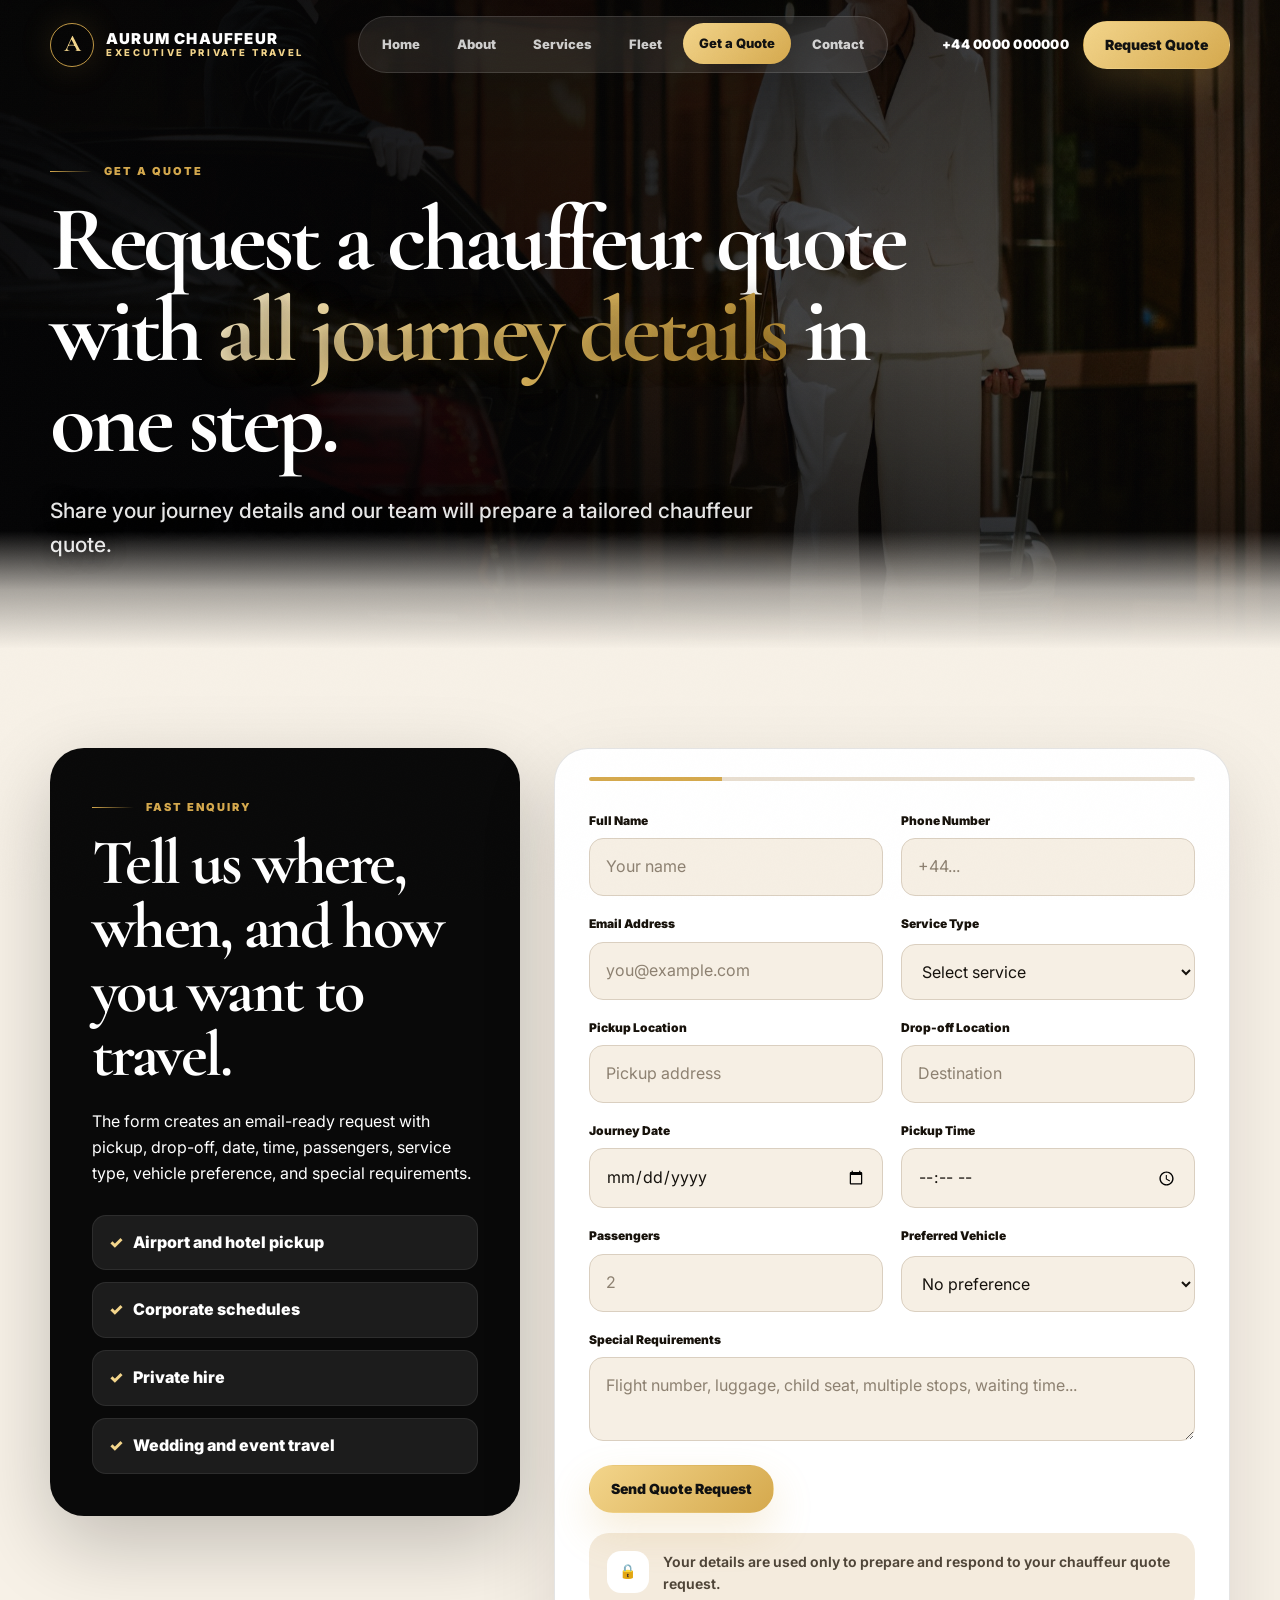
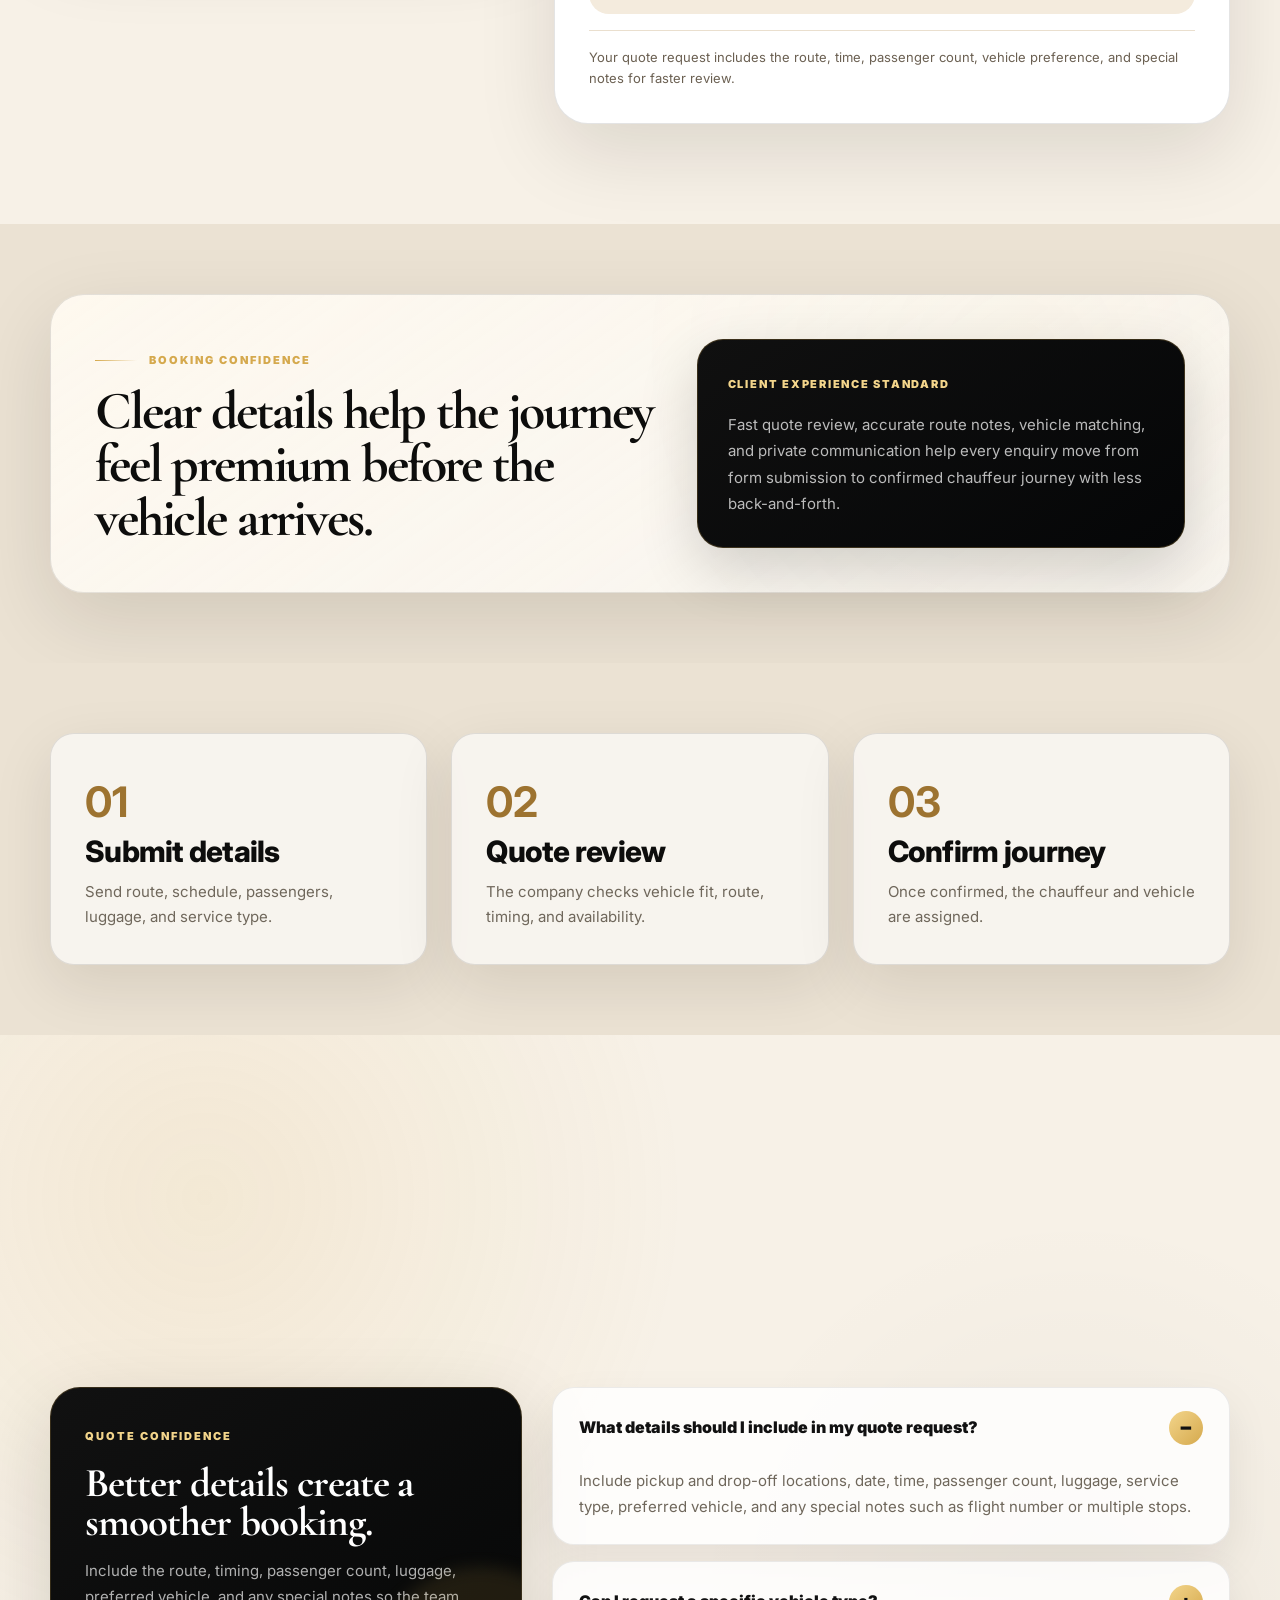
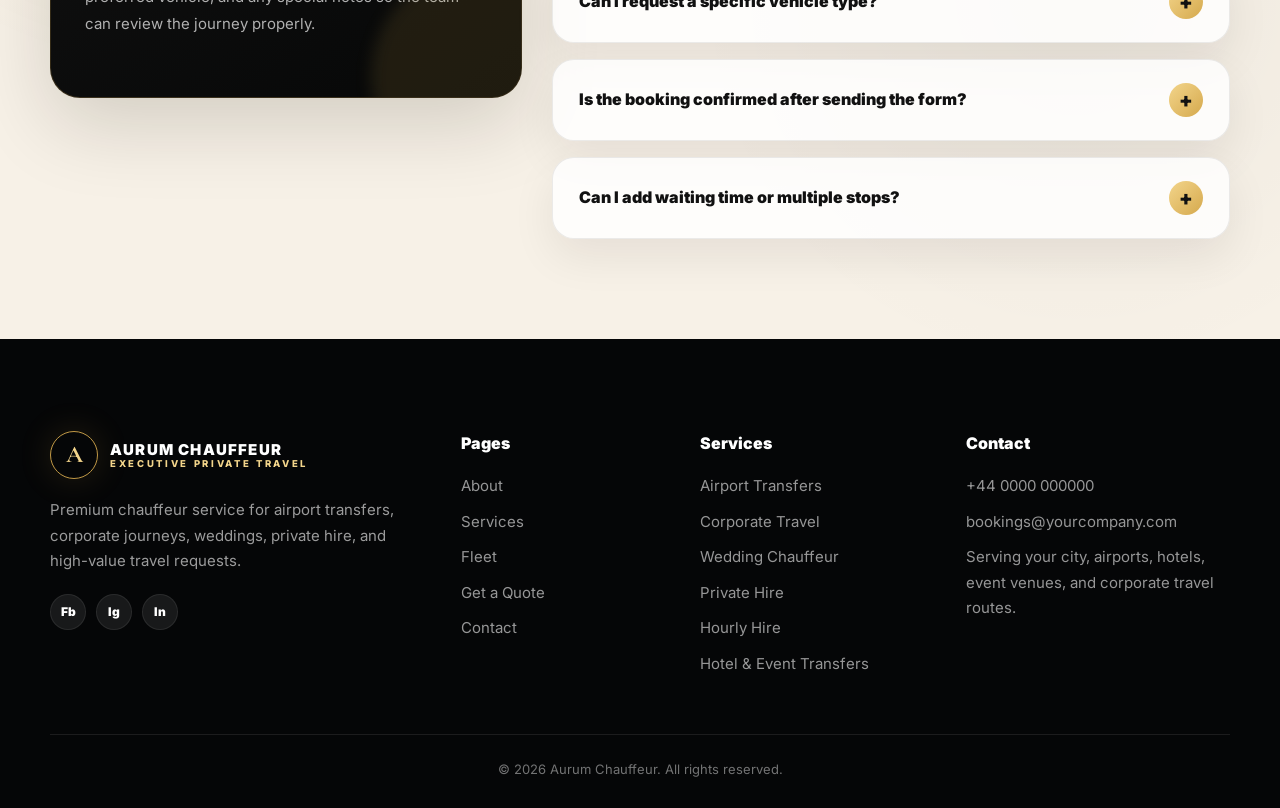
<file: quote.html>
<!DOCTYPE html>
<html lang="en">
<head>
  <meta charset="UTF-8">
  <meta name="viewport" content="width=device-width, initial-scale=1.0">
  <title>Get a Chauffeur Quote | Aurum Chauffeur</title>
  <meta name="description" content="Request a chauffeur quote with pickup, drop-off, journey date, time, passengers, vehicle preference and special requirements.">
  <link rel="preconnect" href="https://fonts.googleapis.com">
  <link rel="preconnect" href="https://fonts.gstatic.com" crossorigin>
  <link href="https://fonts.googleapis.com/css2?family=Cormorant+Garamond:wght@600;700;800&family=Inter:wght@400;500;600;700;800;900&display=swap" rel="stylesheet">
  <link rel="stylesheet" href="assets/css/style.css">
</head>
<body class="quote-page">
<a href="#main" class="skip-link">Skip to content</a>
<header class="site-header">
  <div class="container nav-shell">
    <a class="logo" href="index.html" aria-label="Aurum Chauffeur home">
      <span class="logo-mark">A</span>
      <span class="logo-copy"><strong>Aurum Chauffeur</strong><span>Executive Private Travel</span></span>
    </a>
    <nav class="nav-menu" aria-label="Main navigation">
      <a href="index.html">Home</a>
      <a href="about.html">About</a>
      <a href="services.html">Services</a>
      <a href="fleet.html">Fleet</a>
      <a href="quote.html">Get a Quote</a>
      <a href="contact.html">Contact</a>
    </nav>
    <div class="header-actions">
      <a class="header-phone" href="tel:+440000000000">+44 0000 000000</a>
      <a class="btn btn-primary" href="quote.html">Request Quote</a>
      <button class="menu-toggle" aria-label="Open menu" aria-expanded="false"><span></span><span></span><span></span></button>
    </div>
  </div>
</header>
<main id="main">
<section class="page-hero" data-hero-slides='["assets/images/middle-aged-woman-arriving-at-hotel-with-luggage-a-2026-03-26-23-23-51-utc.jpg","assets/images/mature-business-woman-in-coat-near-her-jet-in-airp-2026-01-05-06-05-33-utc.jpg","assets/images/man-in-suit-exiting-car-as-assistant-opens-door-2026-03-20-00-34-07-utc.JPG"]'>
  <div class="container"><span class="eyebrow reveal">Get a Quote</span><h1 class="reveal">Request a chauffeur quote with <span class="hero-gold">all journey details</span> in one step.</h1><p class="lead reveal reveal-delay-1">Share your journey details and our team will prepare a tailored chauffeur quote.</p></div>
</section>
<section class="section cream">
  <div class="container form-layout">
    <aside class="form-intro reveal"><span class="eyebrow">Fast Enquiry</span><h2>Tell us where, when, and how you want to travel.</h2><p>The form creates an email-ready request with pickup, drop-off, date, time, passengers, service type, vehicle preference, and special requirements.</p><div class="form-points"><span>Airport and hotel pickup</span><span>Corporate schedules</span><span>Private hire</span><span>Wedding and event travel</span></div></aside>
    <form class="form-shell reveal reveal-delay-1" data-contact-form="Chauffeur Quote Request" data-email="bookings@yourcompany.com">
      <div class="form-grid">
        <div class="field"><label for="full-name">Full Name</label><input id="full-name" name="full_name" type="text" placeholder="Your name" required></div>
        <div class="field"><label for="phone">Phone Number</label><input id="phone" name="phone" type="tel" placeholder="+44..." required></div>
        <div class="field"><label for="email">Email Address</label><input id="email" name="email" type="email" placeholder="you@example.com" required></div>
        <div class="field"><label for="service-type">Service Type</label><select id="service-type" name="service_type" required><option value="">Select service</option><option>Airport Transfer</option><option>Corporate Chauffeur</option><option>Private Hire</option><option>Wedding Chauffeur</option><option>VIP & Discreet Travel</option><option>Hourly Chauffeur</option><option>Hotel & Event Transfers</option><option>Family & Group Transfers</option></select></div>
        <div class="field"><label for="pickup">Pickup Location</label><input id="pickup" name="pickup_location" type="text" placeholder="Pickup address" required></div>
        <div class="field"><label for="dropoff">Drop-off Location</label><input id="dropoff" name="dropoff_location" type="text" placeholder="Destination" required></div>
        <div class="field"><label for="date">Journey Date</label><input id="date" name="journey_date" type="date" required></div>
        <div class="field"><label for="time">Pickup Time</label><input id="time" name="pickup_time" type="time" required></div>
        <div class="field"><label for="passengers">Passengers</label><input id="passengers" name="passengers" type="number" min="1" placeholder="2"></div>
        <div class="field"><label for="vehicle">Preferred Vehicle</label><select id="vehicle" name="preferred_vehicle"><option value="">No preference</option><option>Executive Sedan</option><option>Luxury SUV</option><option>Premium Van</option></select></div>
        <div class="field full"><label for="message">Special Requirements</label><textarea id="message" name="special_requirements" placeholder="Flight number, luggage, child seat, multiple stops, waiting time..."></textarea></div>
      </div>
      <button class="btn btn-primary" type="submit" style="margin-top:24px">Send Quote Request</button>
      <div class="alert"></div>
      <div class="privacy-note">Your details are used only to prepare and respond to your chauffeur quote request.</div>
      <p class="form-note">Your quote request includes the route, time, passenger count, vehicle preference, and special notes for faster review.</p>
    </form>
  </div>
</section>

<section class="section-tight cream-alt quote-trust-section">
  <div class="container quote-trust-card reveal">
    <div>
      <span class="eyebrow">Booking Confidence</span>
      <h2>Clear details help the journey feel premium before the vehicle arrives.</h2>
    </div>
    <div class="quote-trust-note">
      <span class="testimonial-label">Client experience standard</span>
      <p>Fast quote review, accurate route notes, vehicle matching, and private communication help every enquiry move from form submission to confirmed chauffeur journey with less back-and-forth.</p>
    </div>
  </div>
</section>
<section class="section-tight cream-alt">
  <div class="container grid grid-3"><div class="card reveal" style="padding:34px"><strong style="font-size:42px;color:var(--gold-dark)">01</strong><h3>Submit details</h3><p class="text-muted">Send route, schedule, passengers, luggage, and service type.</p></div><div class="card reveal reveal-delay-1" style="padding:34px"><strong style="font-size:42px;color:var(--gold-dark)">02</strong><h3>Quote review</h3><p class="text-muted">The company checks vehicle fit, route, timing, and availability.</p></div><div class="card reveal reveal-delay-2" style="padding:34px"><strong style="font-size:42px;color:var(--gold-dark)">03</strong><h3>Confirm journey</h3><p class="text-muted">Once confirmed, the chauffeur and vehicle are assigned.</p></div></div>
</section>
<section class="section cream quote-faq faq-premium">
  <div class="container split split-40 faq-head">
    <span class="eyebrow reveal">Quote FAQs</span>
    <div class="copy-stack reveal reveal-delay-1">
      <h2>Quick answers before you send the quote request.</h2>
      <p class="lead">This short FAQ helps clients submit a complete enquiry, reduce back-and-forth, and get a more accurate chauffeur quote.</p>
    </div>
  </div>
  <div class="container faq-layout compact-faq" style="margin-top:34px">
    <aside class="faq-note reveal">
      <span class="mini-label">Quote confidence</span>
      <h3>Better details create a smoother booking.</h3>
      <p>Include the route, timing, passenger count, luggage, preferred vehicle, and any special notes so the team can review the journey properly.</p>
    </aside>
    <div class="accordion">
      <div class="accordion-item reveal is-open"><button class="accordion-trigger" aria-expanded="true">What details should I include in my quote request?</button><div class="accordion-panel" style="max-height:140px"><p>Include pickup and drop-off locations, date, time, passenger count, luggage, service type, preferred vehicle, and any special notes such as flight number or multiple stops.</p></div></div>
      <div class="accordion-item reveal"><button class="accordion-trigger" aria-expanded="false">Can I request a specific vehicle type?</button><div class="accordion-panel"><p>Yes. You can choose executive sedan, luxury SUV, or premium van. The team can also suggest the best fit based on luggage, passenger count, and trip purpose.</p></div></div>
      <div class="accordion-item reveal"><button class="accordion-trigger" aria-expanded="false">Is the booking confirmed after sending the form?</button><div class="accordion-panel"><p>No. The form sends your journey details for review. The booking is confirmed after availability, vehicle type, route, and timing are agreed by the team.</p></div></div>
      <div class="accordion-item reveal"><button class="accordion-trigger" aria-expanded="false">Can I add waiting time or multiple stops?</button><div class="accordion-panel"><p>Yes. Add waiting time, multiple stops, extra passengers, child seats, or luggage notes in the special requirements field so the quote can be reviewed accurately.</p></div></div>
    </div>
  </div>
</section>
</main>
<footer class="site-footer">
  <div class="container">
    <div class="footer-grid">
      <div>
        <a class="logo footer-logo" href="index.html" aria-label="Aurum Chauffeur home">
          <span class="logo-mark">A</span>
          <span class="logo-copy"><strong>Aurum Chauffeur</strong><span>Executive Private Travel</span></span>
        </a>
        <p class="footer-text">Premium chauffeur service for airport transfers, corporate journeys, weddings, private hire, and high-value travel requests.</p>
        <div class="socials"><a href="#" aria-label="Facebook">Fb</a><a href="#" aria-label="Instagram">Ig</a><a href="#" aria-label="LinkedIn">In</a></div>
      </div>
      <div>
        <div class="footer-title">Pages</div>
        <div class="footer-links">
          <a href="about.html">About</a>
          <a href="services.html">Services</a>
          <a href="fleet.html">Fleet</a>
          <a href="quote.html">Get a Quote</a>
          <a href="contact.html">Contact</a>
        </div>
      </div>
      <div>
        <div class="footer-title">Services</div>
        <div class="footer-links">
          <span>Airport Transfers</span>
          <span>Corporate Travel</span>
          <span>Wedding Chauffeur</span>
          <span>Private Hire</span>
          <span>Hourly Hire</span>
          <span>Hotel & Event Transfers</span>
        </div>
      </div>
      <div>
        <div class="footer-title">Contact</div>
        <div class="footer-links">
          <a href="tel:+440000000000">+44 0000 000000</a>
          <a href="mailto:bookings@yourcompany.com">bookings@yourcompany.com</a>
          <span>Serving your city, airports, hotels, event venues, and corporate travel routes.</span>
        </div>
      </div>
    </div>
    <div class="footer-bottom">
      <span>© <span data-year></span> Aurum Chauffeur. All rights reserved.</span>
    </div>
  </div>
</footer>
<script src="assets/js/main.js"></script>
</body>
</html>
</file>
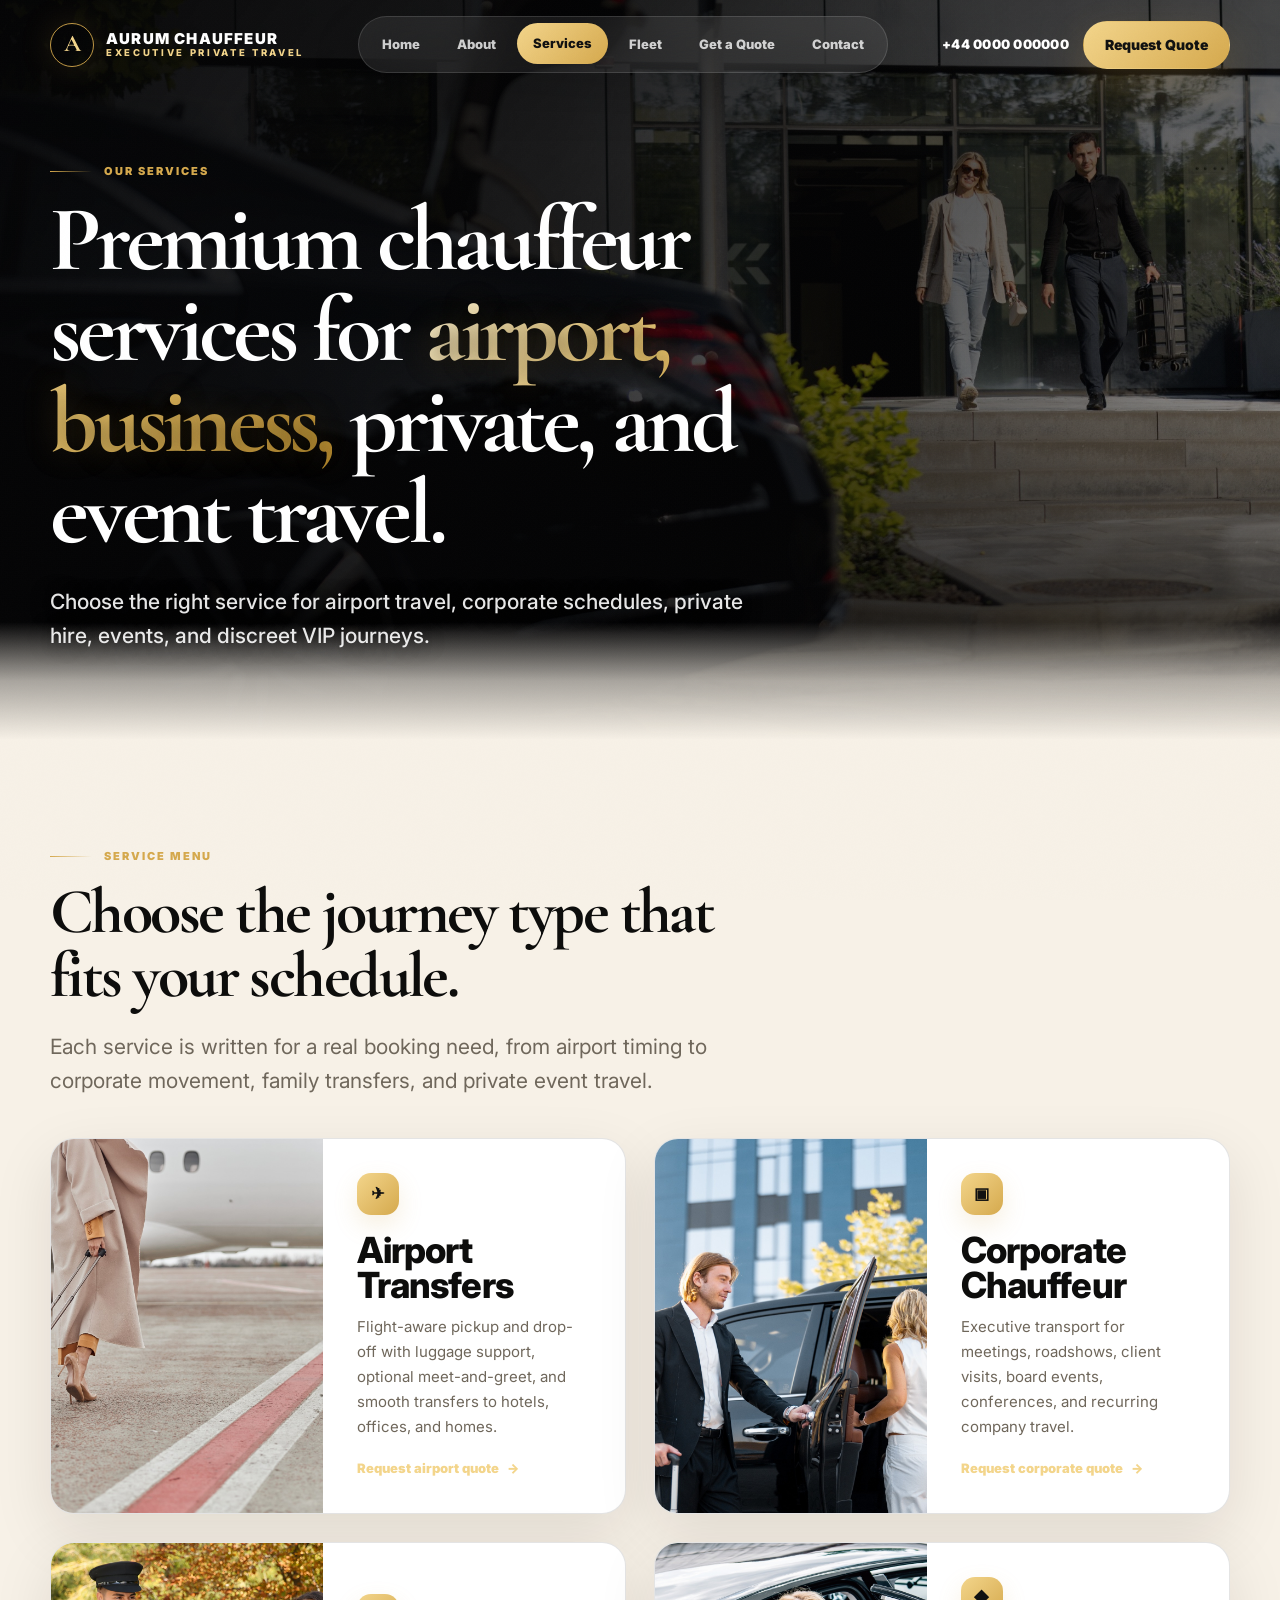
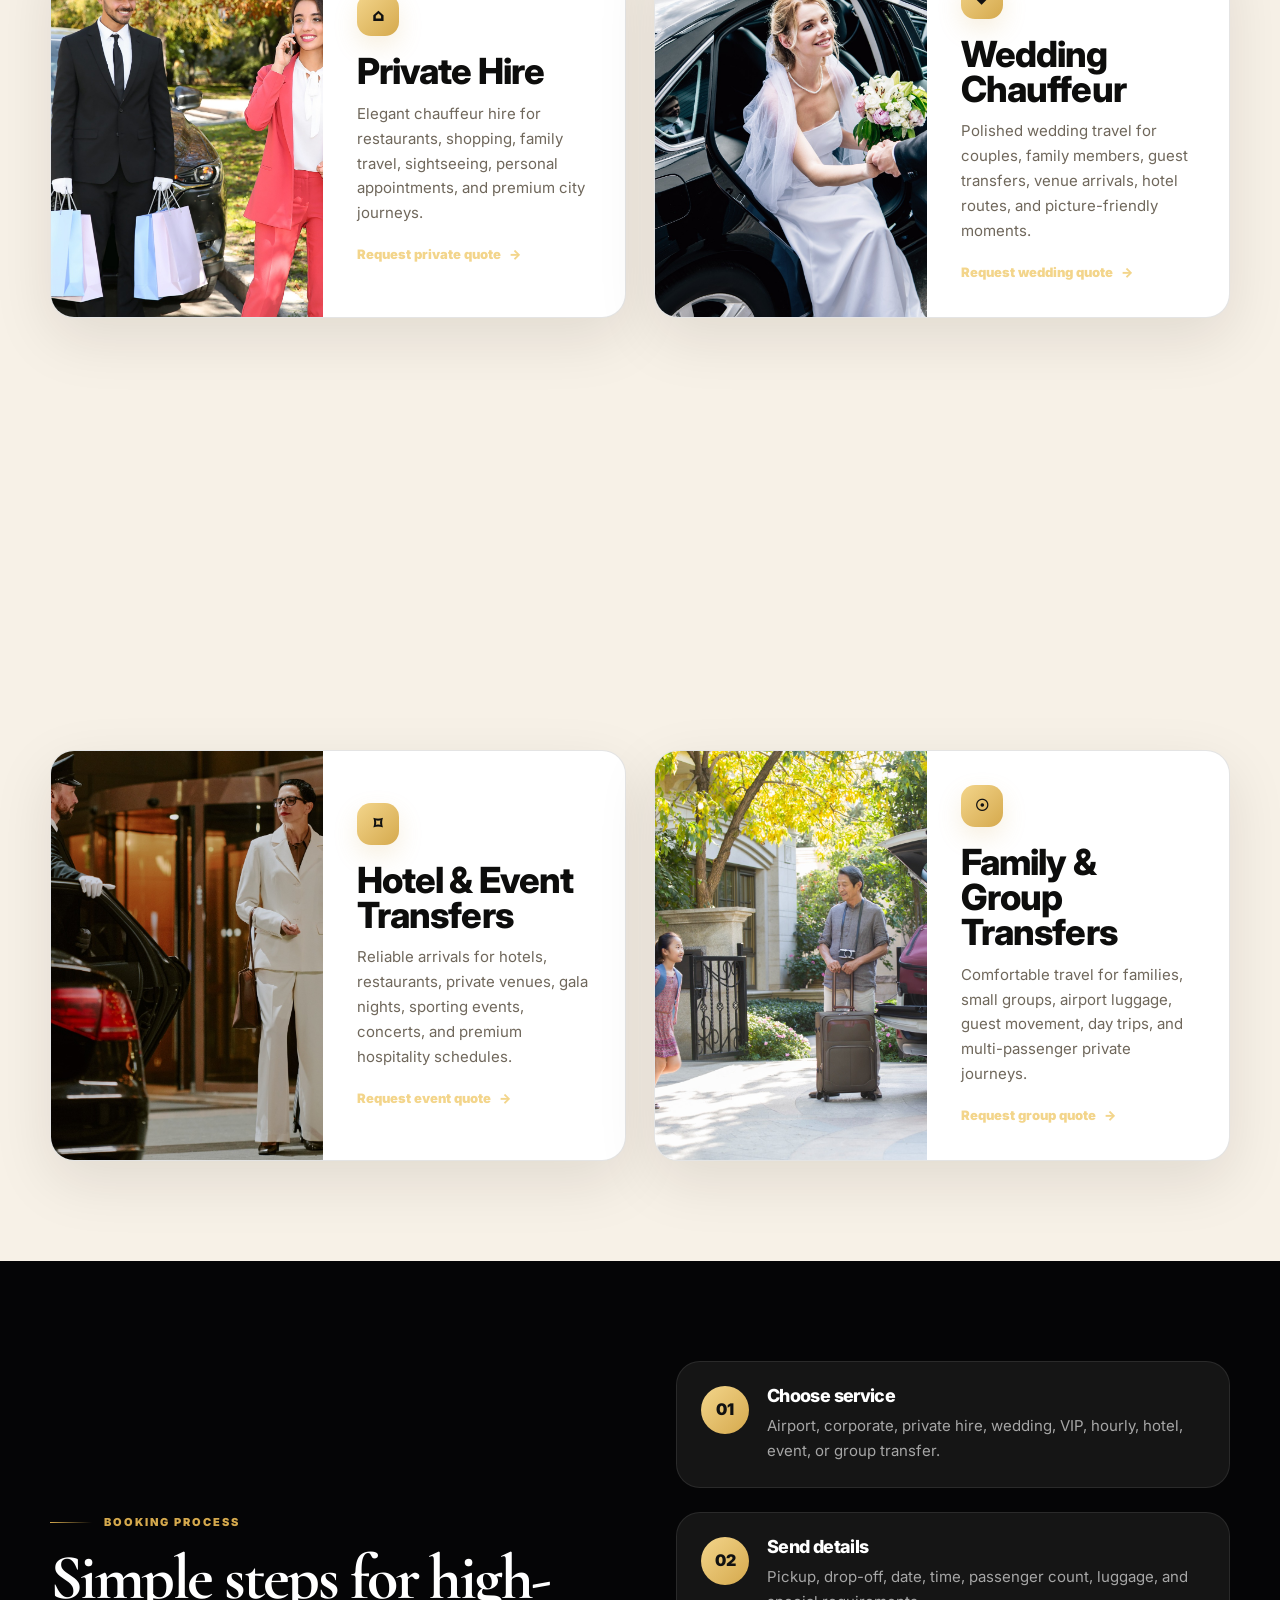
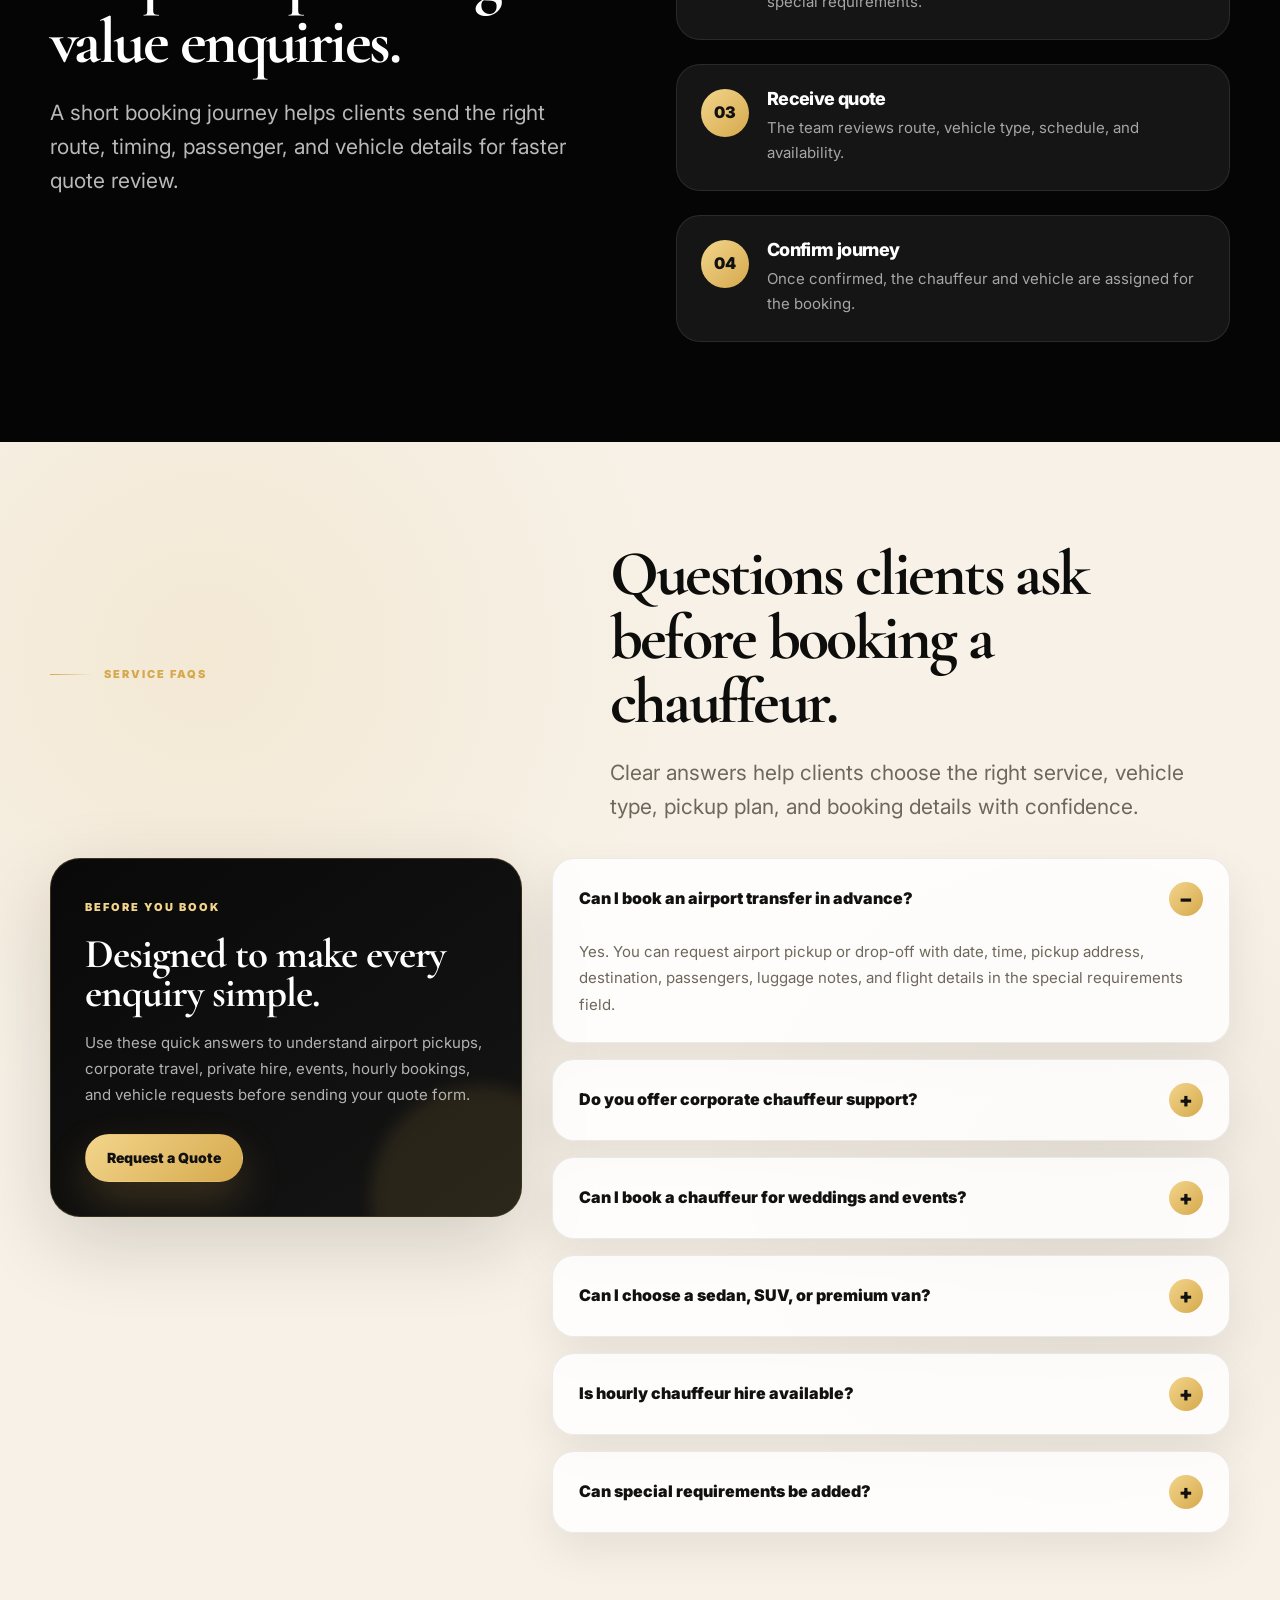
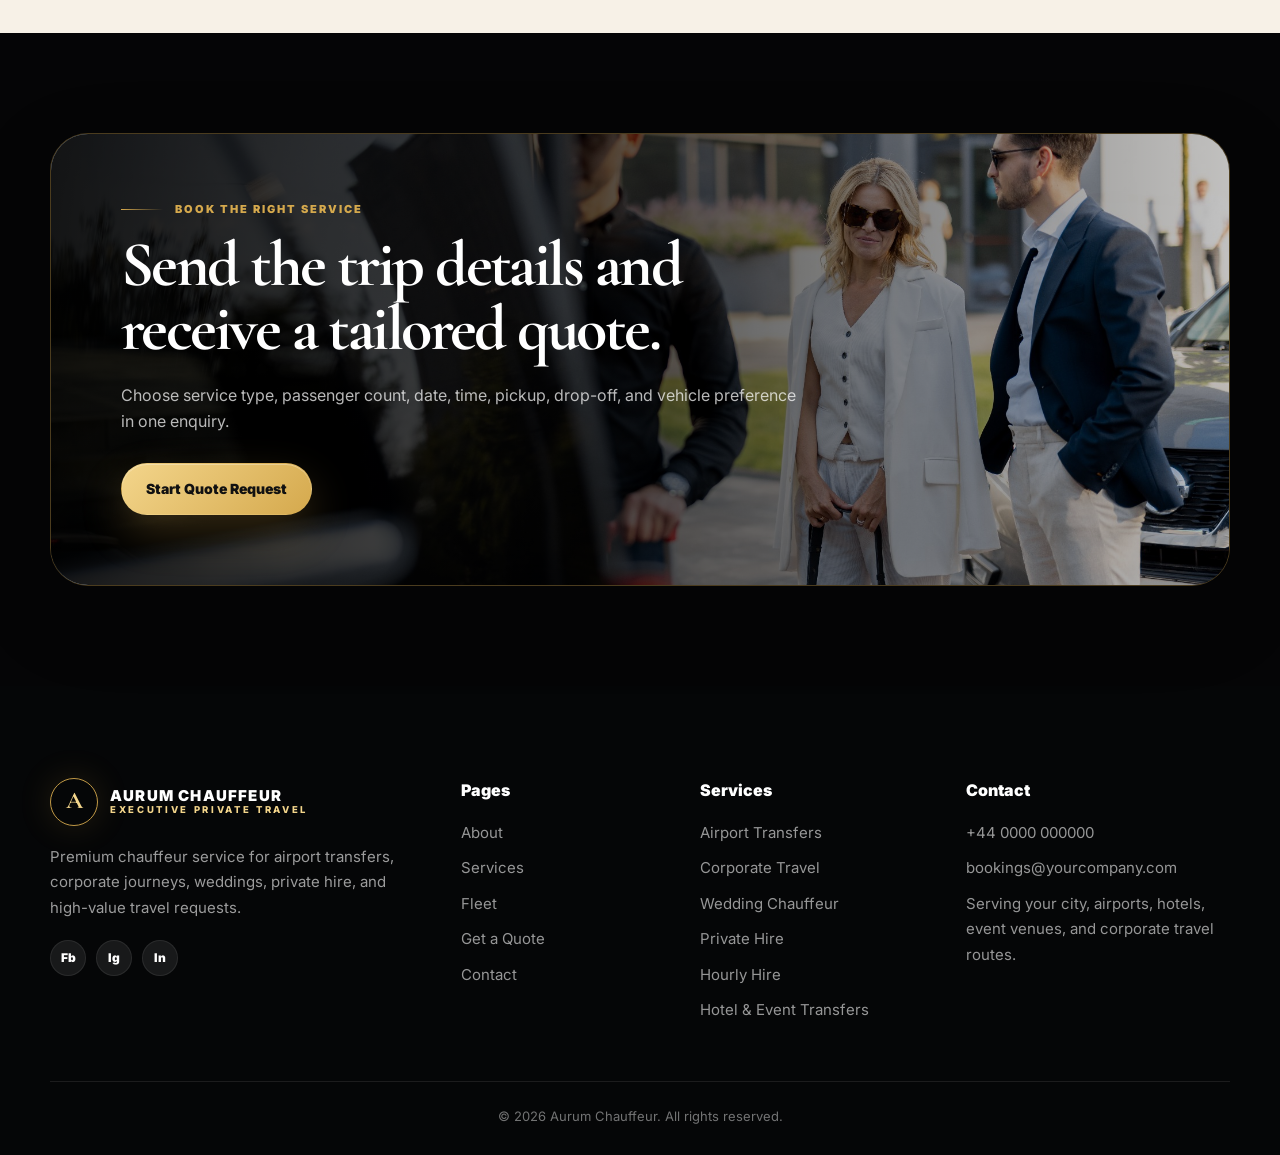
<file: services.html>
<!DOCTYPE html>
<html lang="en">
<head>
  <meta charset="UTF-8">
  <meta name="viewport" content="width=device-width, initial-scale=1.0">
  <title>Chauffeur Services | Airport, Corporate, Private & Events</title>
  <meta name="description" content="Premium chauffeur services for airport transfers, corporate travel, private hire, weddings, VIP travel and hourly hire.">
  <link rel="preconnect" href="https://fonts.googleapis.com">
  <link rel="preconnect" href="https://fonts.gstatic.com" crossorigin>
  <link href="https://fonts.googleapis.com/css2?family=Cormorant+Garamond:wght@600;700;800&family=Inter:wght@400;500;600;700;800;900&display=swap" rel="stylesheet">
  <link rel="stylesheet" href="assets/css/style.css">
</head>
<body class="services-page">
<a href="#main" class="skip-link">Skip to content</a>
<header class="site-header">
  <div class="container nav-shell">
    <a class="logo" href="index.html" aria-label="Aurum Chauffeur home">
      <span class="logo-mark">A</span>
      <span class="logo-copy"><strong>Aurum Chauffeur</strong><span>Executive Private Travel</span></span>
    </a>
    <nav class="nav-menu" aria-label="Main navigation">
      <a href="index.html">Home</a>
      <a href="about.html">About</a>
      <a href="services.html">Services</a>
      <a href="fleet.html">Fleet</a>
      <a href="quote.html">Get a Quote</a>
      <a href="contact.html">Contact</a>
    </nav>
    <div class="header-actions">
      <a class="header-phone" href="tel:+440000000000">+44 0000 000000</a>
      <a class="btn btn-primary" href="quote.html">Request Quote</a>
      <button class="menu-toggle" aria-label="Open menu" aria-expanded="false"><span></span><span></span><span></span></button>
    </div>
  </div>
</header>
<main id="main">
<section class="page-hero" data-hero-slides='["assets/images/business-professionals-arriving-from-sedan-at-busi-2026-01-08-23-42-57-utc.JPG","assets/images/mature-business-woman-in-coat-near-her-jet-in-airp-2026-01-05-06-05-33-utc.jpg","assets/images/bride-arriving-in-limousine-being-helped-by-groom-2026-03-12-23-54-33-utc.jpg"]'>
  <div class="container"><span class="eyebrow reveal">Our Services</span><h1 class="reveal">Premium chauffeur services for <span class="hero-gold">airport, business,</span> private, and event travel.</h1><p class="lead reveal reveal-delay-1">Choose the right service for airport travel, corporate schedules, private hire, events, and discreet VIP journeys.</p></div>
</section>
<section class="section cream services-catalog">
  <div class="container">
    <div class="section-heading reveal">
      <span class="eyebrow">Service Menu</span>
      <h2>Choose the journey type that fits your schedule.</h2>
      <p class="lead">Each service is written for a real booking need, from airport timing to corporate movement, family transfers, and private event travel.</p>
    </div>
    <div class="grid grid-2 service-list-grid">
      <article class="card service-tile reveal"><img src="assets/images/mature-business-woman-in-coat-near-her-jet-in-airp-2026-01-05-06-05-33-utc.jpg" alt="Airport transfer chauffeur"><div><span class="icon-box">✈</span><h3>Airport Transfers</h3><p class="text-muted">Flight-aware pickup and drop-off with luggage support, optional meet-and-greet, and smooth transfers to hotels, offices, and homes.</p><a class="text-link" href="quote.html">Request airport quote</a></div></article>
      <article class="card service-tile reveal reveal-delay-1"><img src="assets/images/business-professionals-arriving-at-stylish-urban-b-2026-03-24-06-21-55-utc.JPG" alt="Corporate chauffeur service"><div><span class="icon-box">▣</span><h3>Corporate Chauffeur</h3><p class="text-muted">Executive transport for meetings, roadshows, client visits, board events, conferences, and recurring company travel.</p><a class="text-link" href="quote.html">Request corporate quote</a></div></article>
      <article class="card service-tile reveal"><img src="assets/images/driver-and-woman-with-shopping-bags-and-car-2026-03-05-11-52-52-utc.jpg" alt="Private chauffeur hire"><div><span class="icon-box">⌂</span><h3>Private Hire</h3><p class="text-muted">Elegant chauffeur hire for restaurants, shopping, family travel, sightseeing, personal appointments, and premium city journeys.</p><a class="text-link" href="quote.html">Request private quote</a></div></article>
      <article class="card service-tile reveal reveal-delay-1"><img src="assets/images/bride-arriving-in-limousine-being-helped-by-groom-2026-03-12-23-54-33-utc.jpg" alt="Wedding chauffeur"><div><span class="icon-box">◆</span><h3>Wedding Chauffeur</h3><p class="text-muted">Polished wedding travel for couples, family members, guest transfers, venue arrivals, hotel routes, and picture-friendly moments.</p><a class="text-link" href="quote.html">Request wedding quote</a></div></article>
      <article class="card service-tile reveal"><img src="assets/images/bodyguards-protecting-businessman-on-his-way-from-2026-03-12-23-57-28-utc.jpg" alt="VIP discreet travel"><div><span class="icon-box">○</span><h3>VIP & Discreet Travel</h3><p class="text-muted">Private travel for senior guests, high-profile arrivals, quiet pickups, executive schedules, and occasions requiring extra discretion.</p><a class="text-link" href="quote.html">Request VIP quote</a></div></article>
      <article class="card service-tile reveal reveal-delay-1"><img src="assets/images/elegant-people-with-chauffeur-on-city-street-2026-01-08-23-44-37-utc.JPG" alt="Hourly chauffeur"><div><span class="icon-box">↕</span><h3>Hourly Chauffeur</h3><p class="text-muted">Book by the hour for multiple stops, waiting time, schedule changes, event support, business errands, and flexible day hire.</p><a class="text-link" href="quote.html">Request hourly quote</a></div></article>
      <article class="card service-tile reveal"><img src="assets/images/middle-aged-woman-arriving-at-hotel-with-luggage-a-2026-03-26-23-23-51-utc.jpg" alt="Hotel chauffeur transfers"><div><span class="icon-box">⌑</span><h3>Hotel & Event Transfers</h3><p class="text-muted">Reliable arrivals for hotels, restaurants, private venues, gala nights, sporting events, concerts, and premium hospitality schedules.</p><a class="text-link" href="quote.html">Request event quote</a></div></article>
      <article class="card service-tile reveal reveal-delay-1"><img src="assets/images/multi-generational-family-loading-car-for-trip-2026-03-09-22-11-07-utc.jpg" alt="Family and group chauffeur transfers"><div><span class="icon-box">☉</span><h3>Family & Group Transfers</h3><p class="text-muted">Comfortable travel for families, small groups, airport luggage, guest movement, day trips, and multi-passenger private journeys.</p><a class="text-link" href="quote.html">Request group quote</a></div></article>
    </div>
  </div>
</section>
<section class="section dark">
  <div class="container split">
    <div class="copy-stack reveal"><span class="eyebrow">Booking Process</span><h2>Simple steps for high-value enquiries.</h2><p class="lead">A short booking journey helps clients send the right route, timing, passenger, and vehicle details for faster quote review.</p></div>
    <div class="grid">
      <div class="process-card reveal"><span class="num">01</span><div><h4>Choose service</h4><p>Airport, corporate, private hire, wedding, VIP, hourly, hotel, event, or group transfer.</p></div></div>
      <div class="process-card reveal reveal-delay-1"><span class="num">02</span><div><h4>Send details</h4><p>Pickup, drop-off, date, time, passenger count, luggage, and special requirements.</p></div></div>
      <div class="process-card reveal reveal-delay-2"><span class="num">03</span><div><h4>Receive quote</h4><p>The team reviews route, vehicle type, schedule, and availability.</p></div></div>
      <div class="process-card reveal reveal-delay-3"><span class="num">04</span><div><h4>Confirm journey</h4><p>Once confirmed, the chauffeur and vehicle are assigned for the booking.</p></div></div>
    </div>
  </div>
</section>
<section class="section cream faq-premium">
  <div class="container split split-40 faq-head">
    <span class="eyebrow reveal">Service FAQs</span>
    <div class="copy-stack reveal reveal-delay-1">
      <h2>Questions clients ask before booking a chauffeur.</h2>
      <p class="lead">Clear answers help clients choose the right service, vehicle type, pickup plan, and booking details with confidence.</p>
    </div>
  </div>
  <div class="container faq-layout" style="margin-top:34px">
    <aside class="faq-note reveal">
      <span class="mini-label">Before you book</span>
      <h3>Designed to make every enquiry simple.</h3>
      <p>Use these quick answers to understand airport pickups, corporate travel, private hire, events, hourly bookings, and vehicle requests before sending your quote form.</p>
      <a class="btn btn-primary" href="quote.html">Request a Quote</a>
    </aside>
    <div class="accordion">
      <div class="accordion-item reveal is-open"><button class="accordion-trigger" aria-expanded="true">Can I book an airport transfer in advance?</button><div class="accordion-panel" style="max-height:140px"><p>Yes. You can request airport pickup or drop-off with date, time, pickup address, destination, passengers, luggage notes, and flight details in the special requirements field.</p></div></div>
      <div class="accordion-item reveal"><button class="accordion-trigger" aria-expanded="false">Do you offer corporate chauffeur support?</button><div class="accordion-panel"><p>Yes. Corporate enquiries can include meeting transfers, roadshows, client pickups, hotel routes, board events, conferences, and recurring company travel needs.</p></div></div>
      <div class="accordion-item reveal"><button class="accordion-trigger" aria-expanded="false">Can I book a chauffeur for weddings and events?</button><div class="accordion-panel"><p>Yes. Wedding and event travel can include couple arrival, guest transfers, venue routes, hotel pickups, evening returns, and timing support for a polished schedule.</p></div></div>
      <div class="accordion-item reveal"><button class="accordion-trigger" aria-expanded="false">Can I choose a sedan, SUV, or premium van?</button><div class="accordion-panel"><p>Yes. You can select a preferred vehicle when requesting a quote. The team can also recommend a vehicle based on passenger count, luggage, comfort level, and journey type.</p></div></div>
      <div class="accordion-item reveal"><button class="accordion-trigger" aria-expanded="false">Is hourly chauffeur hire available?</button><div class="accordion-panel"><p>Yes. Hourly hire is suitable for multiple stops, waiting time, shopping trips, business appointments, events, flexible schedules, and private day travel.</p></div></div>
      <div class="accordion-item reveal"><button class="accordion-trigger" aria-expanded="false">Can special requirements be added?</button><div class="accordion-panel"><p>Yes. Add notes for luggage, child seats, flight numbers, multiple stops, waiting time, accessibility needs, guest names, or any timing details that help plan the journey properly.</p></div></div>
    </div>
  </div>
</section>

<section class="section dark"><div class="container"><div class="cta-band reveal"><img src="assets/images/elegant-people-with-chauffeur-on-city-street-2026-01-08-23-44-37-utc.JPG" alt="Private chauffeur service"><span class="eyebrow">Book the right service</span><h2>Send the trip details and receive a tailored quote.</h2><p>Choose service type, passenger count, date, time, pickup, drop-off, and vehicle preference in one enquiry.</p><a class="btn btn-primary" href="quote.html">Start Quote Request</a></div></div></section>
</main>
<footer class="site-footer">
  <div class="container">
    <div class="footer-grid">
      <div>
        <a class="logo footer-logo" href="index.html" aria-label="Aurum Chauffeur home">
          <span class="logo-mark">A</span>
          <span class="logo-copy"><strong>Aurum Chauffeur</strong><span>Executive Private Travel</span></span>
        </a>
        <p class="footer-text">Premium chauffeur service for airport transfers, corporate journeys, weddings, private hire, and high-value travel requests.</p>
        <div class="socials"><a href="#" aria-label="Facebook">Fb</a><a href="#" aria-label="Instagram">Ig</a><a href="#" aria-label="LinkedIn">In</a></div>
      </div>
      <div>
        <div class="footer-title">Pages</div>
        <div class="footer-links">
          <a href="about.html">About</a>
          <a href="services.html">Services</a>
          <a href="fleet.html">Fleet</a>
          <a href="quote.html">Get a Quote</a>
          <a href="contact.html">Contact</a>
        </div>
      </div>
      <div>
        <div class="footer-title">Services</div>
        <div class="footer-links">
          <span>Airport Transfers</span>
          <span>Corporate Travel</span>
          <span>Wedding Chauffeur</span>
          <span>Private Hire</span>
          <span>Hourly Hire</span>
          <span>Hotel & Event Transfers</span>
        </div>
      </div>
      <div>
        <div class="footer-title">Contact</div>
        <div class="footer-links">
          <a href="tel:+440000000000">+44 0000 000000</a>
          <a href="mailto:bookings@yourcompany.com">bookings@yourcompany.com</a>
          <span>Serving your city, airports, hotels, event venues, and corporate travel routes.</span>
        </div>
      </div>
    </div>
    <div class="footer-bottom">
      <span>© <span data-year></span> Aurum Chauffeur. All rights reserved.</span>
    </div>
  </div>
</footer>
<script src="assets/js/main.js"></script>
</body>
</html>
</file>
<file: assets/css/style.css>
:root{
  --black:#050506;
  --ink:#0d0d0c;
  --ink-soft:#171716;
  --charcoal:#111318;
  --cream:#f7f1e7;
  --cream-2:#ebe2d3;
  --paper:#fffaf1;
  --gold:#d5a94d;
  --gold-2:#f3d58b;
  --gold-dark:#9d7330;
  --white:#ffffff;
  --muted:#b9b2a7;
  --muted-dark:#6f675b;
  --line:rgba(255,255,255,.14);
  --line-dark:rgba(16,15,13,.11);
  --shadow:0 28px 80px rgba(0,0,0,.22);
  --shadow-soft:0 20px 60px rgba(25,18,8,.10);
  --radius-xl:34px;
  --radius-lg:24px;
  --radius-md:18px;
  --radius-sm:12px;
  --max:1180px;
}
*{box-sizing:border-box}
html{scroll-behavior:smooth}
body{
  margin:0;
  font-family:Inter, ui-sans-serif, system-ui, -apple-system, BlinkMacSystemFont, "Segoe UI", sans-serif;
  background:var(--cream);
  color:var(--ink);
  line-height:1.62;
  overflow-x:hidden;
  text-rendering:optimizeLegibility;
  -webkit-font-smoothing:antialiased;
}
body:before{
  content:"";
  position:fixed;
  inset:0;
  pointer-events:none;
  z-index:9999;
  opacity:.025;
  background-image:url("data:image/svg+xml,%3Csvg xmlns='http://www.w3.org/2000/svg' width='120' height='120' viewBox='0 0 120 120'%3E%3Cfilter id='n'%3E%3CfeTurbulence type='fractalNoise' baseFrequency='.8' numOctaves='3' stitchTiles='stitch'/%3E%3C/filter%3E%3Crect width='120' height='120' filter='url(%23n)' opacity='.6'/%3E%3C/svg%3E");
}
a{color:inherit;text-decoration:none}
img{display:block;max-width:100%}
button,input,textarea,select{font:inherit}
button{border:0}
::selection{background:var(--gold);color:#111}
.container{width:min(var(--max),calc(100% - 42px));margin-inline:auto}
.section{padding:108px 0;position:relative}
.section-tight{padding:76px 0;position:relative}
.dark{background:var(--black);color:var(--white)}
.dark-soft{background:#0b0c0d;color:var(--white)}
.cream{background:var(--cream)}
.cream-alt{background:var(--cream-2)}
.center{text-align:center}.center .lead{margin-inline:auto}
.eyebrow{
  display:inline-flex;
  align-items:center;
  gap:12px;
  color:var(--gold);
  text-transform:uppercase;
  letter-spacing:.18em;
  font-size:11px;
  line-height:1;
  font-weight:900;
  margin-bottom:18px;
}
.eyebrow:before{content:"";width:42px;height:1px;background:linear-gradient(90deg,var(--gold),transparent)}
h1,h2,h3,h4,p{margin-top:0}
h1,h2{font-family:"Cormorant Garamond", Georgia, serif;line-height:.92;letter-spacing:-.055em;font-weight:700}
h3,h4{line-height:1.08;letter-spacing:-.035em;font-weight:800}
h1{font-size:clamp(56px,9.2vw,124px);max-width:930px;margin-bottom:26px}
h2{font-size:clamp(38px,6vw,76px);margin-bottom:22px}
h3{font-size:clamp(22px,2.3vw,32px);margin-bottom:12px}
h4{font-size:18px;margin-bottom:8px}
p{margin-bottom:0}
.lead{font-size:clamp(17px,1.7vw,21px);color:var(--muted-dark);max-width:720px}
.dark .lead,.dark-soft .lead{color:rgba(255,255,255,.72)}
.small-text{font-size:14px;color:var(--muted-dark)}
.dark .small-text,.dark-soft .small-text{color:rgba(255,255,255,.62)}
.text-muted{color:var(--muted-dark)}
.dark .text-muted,.dark-soft .text-muted{color:rgba(255,255,255,.62)}
.skip-link{position:absolute;top:-60px;left:20px;background:var(--gold);color:#111;padding:10px 14px;border-radius:999px;z-index:999}.skip-link:focus{top:16px}
.site-header{position:fixed;top:0;left:0;right:0;z-index:1000;padding:16px 0;transition:background .28s ease,backdrop-filter .28s ease,border-color .28s ease,padding .28s ease}
.site-header.is-scrolled{background:rgba(5,5,6,.78);backdrop-filter:blur(20px);border-bottom:1px solid rgba(255,255,255,.09);padding:10px 0}
.nav-shell{display:flex;align-items:center;justify-content:space-between;gap:18px}
.logo{display:flex;align-items:center;gap:12px;min-width:190px}
.logo-mark{width:44px;height:44px;border-radius:50%;display:grid;place-items:center;border:1px solid rgba(213,169,77,.9);color:var(--gold-2);font-family:"Cormorant Garamond",serif;font-weight:800;font-size:24px;box-shadow:0 0 34px rgba(213,169,77,.15)}
.logo-copy{display:grid;line-height:1}.logo-copy strong{font-size:14px;letter-spacing:.08em;color:#fff;text-transform:uppercase;font-weight:900}.logo-copy span{font-size:9px;letter-spacing:.28em;color:var(--gold-2);text-transform:uppercase;font-weight:800;margin-top:2px}
.nav-menu{display:flex;align-items:center;gap:5px;padding:7px;border:1px solid rgba(255,255,255,.13);background:rgba(255,255,255,.08);backdrop-filter:blur(24px);border-radius:999px;box-shadow:0 20px 50px rgba(0,0,0,.18)}
.nav-menu a{font-size:13px;font-weight:850;color:rgba(255,255,255,.78);padding:10px 14px;border-radius:999px;transition:color .2s ease,background .2s ease,transform .2s ease}
.nav-menu a:hover,.nav-menu a.active{background:linear-gradient(135deg,var(--gold-2),var(--gold));color:#111;transform:translateY(-1px)}
.header-actions{display:flex;align-items:center;gap:14px}.header-phone{font-size:13px;font-weight:900;color:#fff;white-space:nowrap}.menu-toggle{display:none;width:48px;height:48px;border-radius:50%;background:rgba(255,255,255,.1);border:1px solid rgba(255,255,255,.14);color:#fff;cursor:pointer}.menu-toggle span{display:block;width:19px;height:2px;background:currentColor;border-radius:999px;margin:4px auto;transition:transform .25s ease,opacity .25s ease}.menu-toggle.is-open span:nth-child(1){transform:translateY(6px) rotate(45deg)}.menu-toggle.is-open span:nth-child(2){opacity:0}.menu-toggle.is-open span:nth-child(3){transform:translateY(-6px) rotate(-45deg)}
.btn{display:inline-flex;align-items:center;justify-content:center;gap:10px;min-height:48px;padding:14px 21px;border-radius:999px;font-size:14px;font-weight:950;line-height:1;cursor:pointer;transition:transform .2s ease,box-shadow .2s ease,background .2s ease,border-color .2s ease;white-space:nowrap;border:1px solid transparent}
.btn:hover{transform:translateY(-2px)}
.btn-primary{background:linear-gradient(135deg,var(--gold-2),var(--gold));color:#111;box-shadow:0 18px 42px rgba(213,169,77,.22)}
.btn-primary:hover{box-shadow:0 24px 55px rgba(213,169,77,.32)}
.btn-dark{background:#111;color:#fff;border-color:rgba(255,255,255,.09)}
.btn-light{background:#fff;color:#111;box-shadow:0 16px 45px rgba(0,0,0,.08)}
.btn-outline{background:rgba(255,255,255,.08);border-color:rgba(255,255,255,.16);color:#fff}.btn-outline:hover{background:rgba(255,255,255,.14);border-color:rgba(213,169,77,.38)}
.hero,.page-hero{position:relative;isolation:isolate;overflow:hidden;color:#fff;background:#060606}
.hero{min-height:100svh;display:flex;align-items:center;padding:138px 0 72px}.page-hero{min-height:70svh;display:flex;align-items:end;padding:170px 0 92px}
.hero-bg,.hero-bg-next{position:absolute;inset:0;z-index:-4;background-size:cover;background-position:center;opacity:1;transform:scale(1.03);transition:opacity 1300ms ease,transform 7000ms ease;will-change:opacity,transform}.hero-bg-next{opacity:0}.hero-bg.is-zooming,.hero-bg-next.is-zooming{transform:scale(1.13) translate3d(-1.2%,-1.2%,0)}
.hero:before,.page-hero:before{content:"";position:absolute;inset:0;z-index:-3;background:linear-gradient(90deg,rgba(5,5,6,.96) 0%,rgba(5,5,6,.82) 43%,rgba(5,5,6,.34) 100%),linear-gradient(0deg,rgba(5,5,6,.96) 0%,rgba(5,5,6,.1) 44%,rgba(5,5,6,.46) 100%)}
.hero:after,.page-hero:after{content:"";position:absolute;left:0;right:0;bottom:-1px;height:180px;z-index:-2;background:linear-gradient(0deg,var(--cream),rgba(247,241,231,.7),transparent)}
.hero .container{position:relative}.hero-grid{display:grid;grid-template-columns:minmax(0,1fr) 380px;align-items:end;gap:56px}.hero-copy{max-width:860px}.hero .lead{max-width:680px}.hero-actions{display:flex;flex-wrap:wrap;gap:14px;margin-top:34px}.hero-badges{display:flex;flex-wrap:wrap;gap:10px;margin-top:28px}.badge{display:inline-flex;align-items:center;gap:8px;border:1px solid rgba(255,255,255,.11);background:rgba(255,255,255,.08);color:rgba(255,255,255,.8);padding:9px 12px;border-radius:999px;font-size:12px;font-weight:850}.badge:before{content:"";width:6px;height:6px;border-radius:50%;background:var(--gold)}
.hero-card{border:1px solid rgba(255,255,255,.18);border-radius:30px;padding:30px;background:linear-gradient(145deg,rgba(255,255,255,.18),rgba(255,255,255,.06));backdrop-filter:blur(22px);box-shadow:0 30px 90px rgba(0,0,0,.38);margin-bottom:24px}.hero-card .eyebrow{margin-bottom:12px}.hero-card h3{font-family:Inter,sans-serif;font-size:24px;letter-spacing:-.04em}.hero-card p{color:rgba(255,255,255,.68);font-size:14px}.hero-card-line{height:1px;background:linear-gradient(90deg,rgba(255,255,255,.08),rgba(213,169,77,.5),rgba(255,255,255,.08));margin:22px 0}.hero-card-link{display:flex;justify-content:space-between;align-items:center;color:var(--gold-2);font-size:13px;font-weight:900}
.scroll-cue{position:absolute;bottom:26px;left:50%;transform:translateX(-50%);font-size:10px;letter-spacing:.22em;text-transform:uppercase;color:rgba(255,255,255,.5);display:grid;place-items:center;gap:8px}.scroll-cue:after{content:"";width:1px;height:42px;background:linear-gradient(var(--gold),transparent)}
.metrics-strip{border-top:1px solid rgba(255,255,255,.1);border-bottom:1px solid rgba(255,255,255,.1);background:#060707;color:#fff}.metrics-grid{display:grid;grid-template-columns:repeat(4,1fr)}.metric{padding:26px 18px;border-right:1px solid rgba(255,255,255,.1)}.metric:last-child{border-right:0}.metric strong{display:block;font-family:"Cormorant Garamond",serif;color:var(--gold-2);font-size:42px;line-height:.9}.metric span{display:block;color:rgba(255,255,255,.58);font-size:12px;font-weight:800;margin-top:8px;text-transform:uppercase;letter-spacing:.04em}
.split{display:grid;grid-template-columns:1fr 1fr;gap:72px;align-items:center}.split-40{grid-template-columns:.88fr 1.12fr}.split-60{grid-template-columns:1.12fr .88fr}.copy-stack{max-width:640px}.grid{display:grid;gap:24px}.grid-2{grid-template-columns:repeat(2,minmax(0,1fr))}.grid-3{grid-template-columns:repeat(3,minmax(0,1fr))}.grid-4{grid-template-columns:repeat(4,minmax(0,1fr))}
.image-stack{position:relative;min-height:520px}.image-large{position:absolute;inset:0 90px 90px 0;border-radius:var(--radius-xl);overflow:hidden;box-shadow:var(--shadow);background:#111}.image-large img,.image-small img,.premium-image img{width:100%;height:100%;object-fit:cover}.image-small{position:absolute;right:0;bottom:0;width:250px;height:230px;border-radius:28px;overflow:hidden;border:7px solid var(--cream);box-shadow:var(--shadow);background:#111}.caption-chip{position:absolute;left:28px;bottom:104px;max-width:300px;color:#fff;background:rgba(5,5,6,.86);backdrop-filter:blur(18px);border:1px solid rgba(255,255,255,.12);border-radius:20px;padding:18px 20px;box-shadow:0 20px 60px rgba(0,0,0,.2)}.caption-chip strong{display:block;font-size:15px}.caption-chip span{font-size:12px;color:rgba(255,255,255,.66);font-weight:700}
.check-list{display:grid;gap:18px;margin-top:30px}.check{display:grid;grid-template-columns:42px 1fr;gap:14px;align-items:start}.check i,.icon-box{width:42px;height:42px;border-radius:14px;display:grid;place-items:center;background:linear-gradient(135deg,var(--gold-2),var(--gold));color:#111;font-style:normal;font-weight:950;box-shadow:0 10px 24px rgba(213,169,77,.18)}.check strong{display:block;margin-bottom:4px;font-weight:950}.check span{display:block;color:var(--muted-dark);font-size:14px}.dark .check span{color:rgba(255,255,255,.64)}
.card{border:1px solid var(--line-dark);background:rgba(255,255,255,.62);border-radius:var(--radius-lg);box-shadow:var(--shadow-soft);overflow:hidden;transition:transform .28s ease,box-shadow .28s ease,border-color .28s ease}.card:hover{transform:translateY(-6px);box-shadow:0 30px 80px rgba(25,18,8,.16);border-color:rgba(213,169,77,.35)}.dark .card,.dark-soft .card{background:linear-gradient(180deg,rgba(255,255,255,.08),rgba(255,255,255,.04));border-color:rgba(255,255,255,.1);box-shadow:none}.service-card{position:relative;min-height:420px;color:#fff;display:flex;align-items:end;padding:28px;border-radius:28px;overflow:hidden;background:#111}.service-card img{position:absolute;inset:0;width:100%;height:100%;object-fit:cover;z-index:0;transition:transform .7s ease,filter .7s ease}.service-card:before{content:"";position:absolute;inset:0;z-index:1;background:linear-gradient(0deg,rgba(0,0,0,.92) 0%,rgba(0,0,0,.55) 48%,rgba(0,0,0,.08) 100%)}.service-card:hover img{transform:scale(1.07);filter:saturate(1.05)}.service-content{position:relative;z-index:2}.service-content .icon-box{margin-bottom:18px}.service-content h3{font-size:30px}.service-content p{font-size:14px;color:rgba(255,255,255,.7);margin-bottom:18px}.text-link{display:inline-flex;align-items:center;gap:8px;color:var(--gold-2);font-size:13px;font-weight:950}.text-link:after{content:"→";transition:transform .2s ease}.text-link:hover:after{transform:translateX(4px)}
.lux-grid{display:grid;grid-template-columns:.95fr 1.05fr;gap:34px;align-items:center}.lux-panel{border-radius:36px;background:linear-gradient(135deg,rgba(213,169,77,.14),rgba(255,255,255,.05));border:1px solid rgba(255,255,255,.1);padding:42px}.dark .lux-panel{background:linear-gradient(135deg,rgba(255,255,255,.08),rgba(255,255,255,.035))}.mini-grid{display:grid;grid-template-columns:repeat(2,1fr);gap:16px}.mini-card{padding:24px;border-radius:20px;background:rgba(255,255,255,.05);border:1px solid rgba(255,255,255,.1)}.mini-card strong{display:block;color:var(--gold-2);font-size:28px;font-family:"Cormorant Garamond",serif;line-height:1}.mini-card span{font-size:13px;color:rgba(255,255,255,.62);font-weight:700}
.process-card{padding:24px;border-radius:24px;background:#151515;border:1px solid rgba(255,255,255,.09);color:#fff;display:grid;grid-template-columns:48px 1fr;gap:18px;align-items:start}.process-card .num{width:48px;height:48px;border-radius:50%;display:grid;place-items:center;background:linear-gradient(135deg,var(--gold-2),var(--gold));color:#111;font-weight:950}.process-card p{font-size:14px;color:rgba(255,255,255,.62)}
.service-detail{display:grid;grid-template-columns:118px 1fr;gap:22px;align-items:center;border-radius:24px;padding:18px;background:rgba(255,255,255,.68);border:1px solid var(--line-dark);box-shadow:var(--shadow-soft)}.service-detail img{width:118px;height:118px;object-fit:cover;border-radius:18px}.service-detail p{font-size:14px;color:var(--muted-dark)}
.fleet-row{display:grid;grid-template-columns:.88fr 1.12fr;align-items:center;background:#fff;border:1px solid var(--line-dark);border-radius:28px;overflow:hidden;box-shadow:var(--shadow-soft);margin-bottom:28px}.fleet-row:nth-child(even){grid-template-columns:1.12fr .88fr}.fleet-row:nth-child(even) .fleet-img{order:2}.fleet-img{height:340px}.fleet-img img{width:100%;height:100%;object-fit:cover}.fleet-copy{padding:44px}.pill{display:inline-flex;border-radius:999px;background:#f3eadc;color:var(--gold-dark);padding:8px 12px;font-size:11px;text-transform:uppercase;letter-spacing:.12em;font-weight:950;margin-bottom:18px}.fleet-specs{display:grid;gap:8px;margin:18px 0 22px;padding-left:18px;color:#332e27}.fleet-specs li{font-size:14px}.compare-table{width:100%;border-collapse:collapse;border-radius:26px;overflow:hidden;background:#fff;box-shadow:var(--shadow-soft)}.compare-table th,.compare-table td{text-align:left;padding:18px;border-bottom:1px solid var(--line-dark);font-size:14px}.compare-table th{background:#111;color:#fff}.compare-table tr:last-child td{border-bottom:0}.compare-table td:first-child{font-weight:950;color:#111}
.gallery-mosaic{display:grid;grid-template-columns:1.2fr .8fr;gap:18px}.gallery-mosaic img{width:100%;height:100%;object-fit:cover;border-radius:24px;box-shadow:var(--shadow-soft)}.gallery-mosaic .tall{min-height:520px}.gallery-side{display:grid;gap:18px}.gallery-side img{min-height:250px}
.cta-band{position:relative;isolation:isolate;overflow:hidden;border-radius:38px;padding:70px;border:1px solid rgba(213,169,77,.32);box-shadow:var(--shadow);color:#fff;background:#090909}.cta-band img{position:absolute;inset:0;width:100%;height:100%;object-fit:cover;z-index:-2}.cta-band:before{content:"";position:absolute;inset:0;z-index:-1;background:linear-gradient(90deg,rgba(0,0,0,.9),rgba(0,0,0,.65),rgba(0,0,0,.24))}.cta-band h2{max-width:720px}.cta-band p{max-width:690px;color:rgba(255,255,255,.72);margin-bottom:28px}
.form-layout{display:grid;grid-template-columns:.82fr 1.18fr;gap:34px;align-items:start}.form-intro{background:#090909;color:#fff;border-radius:34px;padding:42px;box-shadow:var(--shadow)}.form-intro h2{font-size:clamp(42px,5vw,70px)}.form-points{display:grid;gap:12px;margin-top:28px}.form-points span{display:flex;gap:10px;align-items:center;background:rgba(255,255,255,.08);border:1px solid rgba(255,255,255,.08);border-radius:14px;padding:14px 16px;font-weight:850}.form-points span:before{content:"✓";color:var(--gold-2);font-weight:950}.form-shell{background:#fff;border:1px solid var(--line-dark);border-radius:34px;box-shadow:var(--shadow-soft);padding:34px;position:relative}.form-shell:before{content:"";position:absolute;top:28px;left:34px;right:34px;height:4px;border-radius:99px;background:linear-gradient(90deg,var(--gold),var(--gold) 22%,#e8ded0 22%,#e8ded0)}.form-grid{display:grid;grid-template-columns:repeat(2,minmax(0,1fr));gap:18px;margin-top:28px}.field{display:grid;gap:8px}.field.full{grid-column:1/-1}label{font-size:12px;font-weight:950;color:#17120b}input,textarea,select{width:100%;border:1px solid #dacfc0;background:#f6efe4;border-radius:14px;padding:15px 16px;color:#16120d;outline:none;transition:border-color .2s ease,box-shadow .2s ease,background .2s ease}input::placeholder,textarea::placeholder{color:#8d8171}input:focus,textarea:focus,select:focus{border-color:rgba(213,169,77,.9);box-shadow:0 0 0 5px rgba(213,169,77,.14);background:#fffaf1}textarea{min-height:150px;resize:vertical}.form-note{font-size:13px;color:var(--muted-dark);margin-top:16px}.alert{display:none;margin-top:18px;border-radius:14px;padding:15px 16px;background:#f2e7d6;border:1px solid #e3c17e;color:#3f2a05;font-weight:800}.alert.is-visible{display:block}.privacy-note{display:grid;grid-template-columns:42px 1fr;gap:14px;padding:18px;border-radius:20px;background:#f4ebdd;margin-top:20px;color:#4f4538;font-size:14px}.privacy-note:before{content:"🔒";width:42px;height:42px;border-radius:14px;background:#fff;display:grid;place-items:center}
.contact-card{display:grid;grid-template-columns:56px 1fr;gap:18px;align-items:center;background:#fff;border:1px solid var(--line-dark);border-radius:22px;padding:20px;box-shadow:var(--shadow-soft)}.contact-card .icon-box{width:56px;height:56px}.contact-card p{font-size:14px;color:var(--muted-dark)}
.accordion{display:grid;gap:13px}.accordion-item{background:#fff;border:1px solid var(--line-dark);border-radius:18px;overflow:hidden;box-shadow:0 12px 30px rgba(25,18,8,.06)}.accordion-trigger{width:100%;display:flex;justify-content:space-between;gap:18px;text-align:left;padding:20px 22px;background:transparent;color:#111;font-weight:950;cursor:pointer}.accordion-trigger:after{content:"+";font-size:22px;color:var(--gold-dark)}.accordion-item.is-open .accordion-trigger:after{content:"−"}.accordion-panel{max-height:0;overflow:hidden;transition:max-height .32s ease}.accordion-panel p{padding:0 22px 22px;color:var(--muted-dark);font-size:14px}
.quote-box{background:#fff;border-radius:26px;padding:34px;box-shadow:var(--shadow-soft);border:1px solid var(--line-dark)}.quote-box blockquote{font-family:"Cormorant Garamond",serif;font-size:32px;line-height:1.05;margin:0;color:#111}.quote-box cite{display:block;margin-top:16px;color:var(--muted-dark);font-style:normal;font-size:14px;font-weight:850}
.site-footer{background:#050607;color:#fff;padding:84px 0 28px}.footer-grid{display:grid;grid-template-columns:1.35fr .7fr .8fr 1fr;gap:54px;margin-bottom:58px}.footer-logo{margin-bottom:18px}.footer-text{color:rgba(255,255,255,.6);font-size:14px;max-width:360px}.footer-title{font-weight:950;margin-bottom:16px}.footer-links{display:grid;gap:10px}.footer-links a,.footer-links span{font-size:14px;color:rgba(255,255,255,.58)}.footer-links a:hover{color:var(--gold-2)}.socials{display:flex;gap:10px;margin-top:20px}.socials a{width:36px;height:36px;border-radius:50%;display:grid;place-items:center;background:rgba(255,255,255,.08);border:1px solid rgba(255,255,255,.08);font-size:12px;font-weight:900}.footer-bottom{border-top:1px solid rgba(255,255,255,.09);padding-top:24px;display:flex;justify-content:space-between;gap:20px;color:rgba(255,255,255,.44);font-size:13px}
.reveal{opacity:0;transform:translateY(34px);transition:opacity .75s ease,transform .75s ease}.reveal.is-visible{opacity:1;transform:translateY(0)}.reveal-delay-1{transition-delay:.08s}.reveal-delay-2{transition-delay:.16s}.reveal-delay-3{transition-delay:.24s}
@media (max-width:1120px){.nav-menu{position:fixed;left:20px;right:20px;top:84px;display:none;flex-direction:column;align-items:stretch;border-radius:24px;padding:12px;background:rgba(7,7,8,.96);border:1px solid rgba(255,255,255,.11)}.nav-menu.is-open{display:flex}.nav-menu a{padding:15px 18px}.menu-toggle{display:block}.header-actions .header-phone{display:none}.hero-grid,.split,.split-40,.split-60,.lux-grid,.form-layout{grid-template-columns:1fr}.hero-card{max-width:460px}.grid-4,.grid-3{grid-template-columns:repeat(2,minmax(0,1fr))}.footer-grid{grid-template-columns:1fr 1fr}.fleet-row,.fleet-row:nth-child(even){grid-template-columns:1fr}.fleet-row:nth-child(even) .fleet-img{order:0}.fleet-img{height:300px}.gallery-mosaic{grid-template-columns:1fr}.gallery-mosaic .tall{min-height:360px}.image-stack{min-height:500px}}
@media (max-width:760px){.container{width:min(100% - 28px,var(--max))}.section{padding:76px 0}.section-tight{padding:56px 0}.site-header{padding:12px 0}.logo{min-width:auto}.logo-copy strong{font-size:12px}.logo-copy span{font-size:8px}.logo-mark{width:40px;height:40px}.header-actions .btn{display:none}.hero{min-height:92svh;padding:122px 0 70px}.page-hero{min-height:62svh;padding:132px 0 72px}h1{font-size:clamp(48px,15vw,76px)}h2{font-size:clamp(38px,12vw,58px)}.hero-grid{gap:28px}.hero-card{display:none}.hero-actions{flex-direction:column}.btn{width:100%}.metrics-grid{grid-template-columns:repeat(2,1fr)}.metric:nth-child(2){border-right:0}.metric:nth-child(1),.metric:nth-child(2){border-bottom:1px solid rgba(255,255,255,.1)}.grid-2,.grid-3,.grid-4,.mini-grid{grid-template-columns:1fr}.image-stack{min-height:auto;display:grid;gap:14px}.image-large,.image-small{position:relative;inset:auto;width:100%;height:300px;border:0}.caption-chip{position:relative;left:auto;bottom:auto;max-width:none;margin-top:-84px;margin-inline:18px}.service-card{min-height:380px}.form-grid{grid-template-columns:1fr}.form-shell,.form-intro{padding:26px;border-radius:26px}.form-shell:before{left:26px;right:26px}.fleet-copy{padding:28px}.cta-band{padding:42px 24px;border-radius:28px}.compare-table{display:block;overflow-x:auto;white-space:nowrap}.footer-grid{grid-template-columns:1fr;gap:32px}.footer-bottom{flex-direction:column}.scroll-cue{display:none}}
@media (prefers-reduced-motion:reduce){*,*:before,*:after{animation-duration:.01ms!important;animation-iteration-count:1!important;scroll-behavior:auto!important;transition-duration:.01ms!important}.reveal{opacity:1;transform:none}}


/* Final client-ready polish pass */
h1{font-size:clamp(50px,7.25vw,98px);line-height:.98;letter-spacing:-.045em;max-width:900px}
h2{font-size:clamp(36px,5vw,64px);line-height:1;letter-spacing:-.04em}
h3{letter-spacing:-.025em}
.hero .lead,.page-hero .lead{color:rgba(255,255,255,.9);text-shadow:0 2px 20px rgba(0,0,0,.55);font-weight:500}
.page-hero{min-height:64svh;align-items:center;padding:154px 0 86px}
.hero:after,.page-hero:after{height:118px;background:linear-gradient(0deg,var(--cream),rgba(247,241,231,.68),transparent)}
.hero:before,.page-hero:before{background:linear-gradient(90deg,rgba(5,5,6,.94) 0%,rgba(5,5,6,.78) 44%,rgba(5,5,6,.34) 100%),linear-gradient(0deg,rgba(5,5,6,.82) 0%,rgba(5,5,6,.12) 48%,rgba(5,5,6,.48) 100%)}
.hero-copy,.page-hero .container{position:relative;z-index:2}
.logo{min-width:215px}.logo-copy strong{font-size:15px}.logo-copy span{font-size:9.5px}
.nav-menu a{font-size:13px;padding:10px 16px}.header-phone{letter-spacing:.02em}
.section{padding:100px 0}.section-tight{padding:70px 0}
.service-card{min-height:460px}.service-card p{font-size:15px;line-height:1.62;color:rgba(255,255,255,.76)}
.card p,.fleet-copy p,.fleet-specs li,.compare-table th,.compare-table td,.check span,.mini-card span,.process-card p,.accordion-panel p,.contact-card p{font-size:15px;line-height:1.66}
.mini-card{min-height:170px}.mini-card h4{font-size:19px}.mini-card strong{font-size:30px}
.check{align-items:flex-start}.check i{margin-top:2px}.check strong{font-size:16px}
.fleet-row{box-shadow:0 24px 70px rgba(25,18,8,.12)}.fleet-copy{padding:48px}.fleet-specs{font-weight:650}.compare-table th,.compare-table td{padding:20px 22px}.compare-table td:first-child{font-size:15px}
.form-shell{box-shadow:0 28px 80px rgba(25,18,8,.12)}input,textarea,select{min-height:54px}.form-note{border-top:1px solid #eadfce;padding-top:16px;color:#6b6052}.privacy-note{font-weight:650}
.cta-band{min-height:390px;display:flex;flex-direction:column;justify-content:center}.cta-band.service-area-band:before{background:linear-gradient(90deg,rgba(0,0,0,.88),rgba(0,0,0,.52),rgba(0,0,0,.18))}.cta-band + .cta-band{margin-top:0}
.site-footer{padding-top:92px}.footer-logo .logo-mark{width:48px;height:48px}.footer-text,.footer-links a,.footer-links span{font-size:15px;line-height:1.7}.footer-bottom{font-size:13px}
@media (min-width:1121px){.page-hero h1{max-width:860px}.quote-page .page-hero h1{max-width:920px}}
@media (max-width:1120px){h1{font-size:clamp(52px,10vw,86px)}h2{font-size:clamp(38px,7vw,62px)}.logo{min-width:auto}.page-hero{min-height:58svh}.service-card{min-height:420px}}
@media (max-width:760px){h1{font-size:clamp(42px,13vw,62px);line-height:1.02;letter-spacing:-.035em}h2{font-size:clamp(34px,10vw,50px);line-height:1.03}.hero{min-height:88svh}.page-hero{min-height:54svh;padding:122px 0 62px}.hero .lead,.page-hero .lead{font-size:16px}.section{padding:68px 0}.section-tight{padding:52px 0}.metrics-grid{grid-template-columns:repeat(2,1fr)}.service-card{min-height:380px}.fleet-copy{padding:28px}.card p,.fleet-copy p,.fleet-specs li,.compare-table th,.compare-table td,.check span,.mini-card span,.process-card p,.accordion-panel p,.contact-card p{font-size:14px}.footer-text,.footer-links a,.footer-links span{font-size:14px}}


/* Premium v2 requested updates */
.hero-gold{
  color:var(--gold-2);
  text-shadow:0 0 34px rgba(213,169,77,.22), 0 2px 22px rgba(0,0,0,.55);
}
.hero h1 .hero-gold,.page-hero h1 .hero-gold{
  background:linear-gradient(135deg,#fff7dc 0%,#edc86f 48%,#b88a2c 100%);
  -webkit-background-clip:text;
  background-clip:text;
  color:transparent;
}
.metrics-strip{
  position:relative;
  padding:34px 0 46px;
  background:
    radial-gradient(circle at 12% 50%,rgba(213,169,77,.16),transparent 36rem),
    linear-gradient(180deg,#050607 0%,#090a0b 100%);
  border-top:1px solid rgba(255,255,255,.08);
  border-bottom:1px solid rgba(213,169,77,.16);
  box-shadow:inset 0 1px 0 rgba(255,255,255,.04);
}
.metrics-strip:before{
  content:"";
  position:absolute;
  inset:0;
  background:linear-gradient(90deg,transparent,rgba(213,169,77,.06),transparent);
  pointer-events:none;
}
.metrics-grid{
  position:relative;
  display:grid;
  grid-template-columns:repeat(4,minmax(0,1fr));
  gap:18px;
}
.metric{
  position:relative;
  padding:28px 26px 26px;
  min-height:154px;
  border:1px solid rgba(255,255,255,.11);
  border-radius:28px;
  background:
    linear-gradient(145deg,rgba(255,255,255,.085),rgba(255,255,255,.025)),
    radial-gradient(circle at 80% 0%,rgba(213,169,77,.16),transparent 16rem);
  box-shadow:0 22px 60px rgba(0,0,0,.28);
  overflow:hidden;
  transition:transform .28s ease,border-color .28s ease,box-shadow .28s ease;
}
.metric:hover{
  transform:translateY(-5px);
  border-color:rgba(213,169,77,.42);
  box-shadow:0 30px 80px rgba(0,0,0,.36);
}
.metric:before{
  content:"";
  position:absolute;
  left:26px;
  right:26px;
  top:0;
  height:3px;
  border-radius:0 0 99px 99px;
  background:linear-gradient(90deg,var(--gold-2),var(--gold),transparent);
}
.metric:after{
  content:"";
  position:absolute;
  right:-36px;
  bottom:-38px;
  width:128px;
  height:128px;
  border-radius:50%;
  border:1px solid rgba(213,169,77,.12);
}
.metric .metric-kicker{
  margin:0 0 20px;
  color:rgba(255,255,255,.48);
  font-size:11px;
  letter-spacing:.16em;
  text-transform:uppercase;
  font-weight:900;
}
.metric strong{
  font-size:50px;
  letter-spacing:-.035em;
}
.metric strong em{
  font-family:Inter,sans-serif;
  font-style:normal;
  font-size:22px;
  margin-left:2px;
  color:rgba(237,200,111,.78);
}
.metric > span:last-child{
  max-width:180px;
  color:rgba(255,255,255,.72);
  font-size:13px;
  line-height:1.45;
}
.cta-band .btn{
  width:auto!important;
  max-width:max-content;
  min-width:0;
  min-height:52px;
  align-self:flex-start;
  padding:15px 24px;
  border-radius:999px;
  box-shadow:0 18px 44px rgba(213,169,77,.24), inset 0 1px 0 rgba(255,255,255,.3);
}
.cta-band .btn:hover{
  transform:translateY(-3px);
  box-shadow:0 24px 60px rgba(213,169,77,.28), inset 0 1px 0 rgba(255,255,255,.36);
}
.section-heading{max-width:800px;margin-bottom:40px}.section-heading h2{max-width:720px}.section-heading .lead{max-width:720px}
.service-list-grid{gap:28px}.service-tile{display:grid;grid-template-columns:.9fr 1fr;align-items:stretch;min-height:330px;background:#fff}.service-tile img{width:100%;height:100%;min-height:330px;object-fit:cover}.service-tile > div{padding:34px;display:flex;flex-direction:column;align-items:flex-start;justify-content:center}.service-tile h3{font-size:36px;line-height:.98}.service-tile p{margin-bottom:18px}.service-tile .icon-box{margin-bottom:18px}.service-tile:hover img{filter:saturate(1.05) contrast(1.02)}
.fleet-gallery-section{padding-top:92px}.gallery-heading{align-items:end}.premium-gallery{display:grid;grid-template-columns:1.18fr .82fr .82fr;grid-template-rows:260px 260px;gap:20px;align-items:stretch}.premium-gallery figure{position:relative;margin:0;overflow:hidden;border-radius:28px;box-shadow:var(--shadow-soft);background:#111;isolation:isolate}.premium-gallery figure:after{content:'';position:absolute;inset:auto 0 0;height:48%;background:linear-gradient(0deg,rgba(0,0,0,.68),rgba(0,0,0,0));z-index:1;pointer-events:none}.premium-gallery img{width:100%;height:100%;object-fit:cover;transition:transform .55s ease,filter .55s ease;display:block}.premium-gallery figure:hover img{transform:scale(1.045);filter:saturate(1.05) contrast(1.04)}.premium-gallery figcaption{position:absolute;left:18px;bottom:16px;z-index:2;color:#fff;font-weight:800;font-size:13px;letter-spacing:.02em;text-shadow:0 8px 26px rgba(0,0,0,.5)}.premium-gallery .gallery-main{grid-column:1;grid-row:1 / 3}.premium-gallery .gallery-main figcaption{font-size:15px}.premium-gallery figure:nth-child(2) img{object-position:center 42%}.premium-gallery figure:nth-child(3) img{object-position:center 42%}.premium-gallery figure:nth-child(4) img{object-position:center 48%}.premium-gallery figure:nth-child(5) img{object-position:center 46%}
@media (max-width:1120px){.metrics-grid{grid-template-columns:repeat(2,minmax(0,1fr))}.metric{border-right:1px solid rgba(255,255,255,.11)!important}.service-tile{grid-template-columns:1fr}.service-tile img{height:300px;min-height:300px}.premium-gallery{grid-template-columns:1fr 1fr;grid-template-rows:300px 230px 230px}.premium-gallery .gallery-main{grid-column:1 / -1;grid-row:auto}}
@media (max-width:760px){.metrics-strip{padding:24px 0 34px}.metrics-grid{grid-template-columns:1fr}.metric{min-height:auto;padding:24px 22px}.metric:nth-child(1),.metric:nth-child(2){border-bottom:1px solid rgba(255,255,255,.11)}.metric strong{font-size:44px}.cta-band .btn{width:auto!important;max-width:100%;padding:14px 20px}.service-list-grid{gap:20px}.service-tile img{height:240px;min-height:240px}.service-tile > div{padding:26px}.service-tile h3{font-size:30px}.premium-gallery{grid-template-columns:1fr;grid-template-rows:none}.premium-gallery figure{min-height:260px}.premium-gallery .gallery-main{grid-column:auto;grid-row:auto}.premium-gallery .gallery-main{min-height:340px}.hero h1 .hero-gold,.page-hero h1 .hero-gold{display:inline}}

/* Final metrics polish: keep stat values on one clean baseline */
.metric strong{
  display:inline-flex;
  align-items:baseline;
  gap:2px;
  white-space:nowrap;
  font-variant-numeric:lining-nums tabular-nums;
}
.metric strong span{
  display:inline !important;
  margin:0 !important;
  color:inherit !important;
  font:inherit !important;
  line-height:inherit !important;
  letter-spacing:inherit !important;
  text-transform:none !important;
}
.metric strong em{
  display:inline-block;
  vertical-align:baseline;
  line-height:1;
}
@media (max-width:760px){
  .metric strong{font-size:42px;}
}


/* Premium FAQ sections */
.faq-premium{position:relative;overflow:hidden}
.faq-premium:before{content:"";position:absolute;inset:0;pointer-events:none;background:radial-gradient(circle at 16% 18%, rgba(213,169,77,.12), transparent 30rem),radial-gradient(circle at 84% 62%, rgba(0,0,0,.04), transparent 24rem)}
.faq-head{position:relative;z-index:1}
.faq-layout{position:relative;z-index:1;display:grid;grid-template-columns:.82fr 1.18fr;gap:30px;align-items:start}
.faq-note{border-radius:30px;padding:34px;background:linear-gradient(145deg,#090909,#151515);color:#fff;border:1px solid rgba(213,169,77,.22);box-shadow:0 26px 80px rgba(25,18,8,.16);position:sticky;top:104px;overflow:hidden}
.faq-note:after{content:"";position:absolute;right:-70px;bottom:-90px;width:220px;height:220px;border-radius:50%;background:rgba(213,169,77,.12);filter:blur(8px)}
.faq-note .mini-label{display:inline-block;color:var(--gold-2);font-size:11px;font-weight:900;text-transform:uppercase;letter-spacing:.18em;margin-bottom:18px}
.faq-note h3{font-family:"Cormorant Garamond",serif;font-size:clamp(34px,3.2vw,50px);line-height:.96;color:#fff;margin-bottom:16px}
.faq-note p{color:rgba(255,255,255,.68);font-size:15px;line-height:1.75;margin-bottom:26px;max-width:430px}
.faq-layout .accordion{gap:16px}
.faq-layout .accordion-item{border-radius:22px;background:rgba(255,255,255,.82);border:1px solid rgba(20,20,20,.08);box-shadow:0 18px 44px rgba(25,18,8,.075);transition:transform .25s ease, box-shadow .25s ease, border-color .25s ease}
.faq-layout .accordion-item:hover{transform:translateY(-2px);border-color:rgba(213,169,77,.34);box-shadow:0 24px 60px rgba(25,18,8,.11)}
.faq-layout .accordion-trigger{padding:23px 26px;font-size:16px;align-items:center}
.faq-layout .accordion-trigger:after{width:34px;height:34px;border-radius:50%;display:grid;place-items:center;background:linear-gradient(135deg,var(--gold-2),var(--gold));color:#111;font-size:20px;flex:0 0 34px}
.faq-layout .accordion-panel p{padding:0 26px 24px;font-size:15px;line-height:1.75;max-width:820px}
.compact-faq .faq-note{background:linear-gradient(145deg,#111,#060707)}
@media (max-width:980px){.faq-layout{grid-template-columns:1fr}.faq-note{position:relative;top:auto}.faq-note .btn{width:auto}}
@media (max-width:760px){.faq-note{padding:26px;border-radius:26px}.faq-note h3{font-size:36px}.faq-layout .accordion-trigger{padding:19px 18px;font-size:15px}.faq-layout .accordion-panel p{padding:0 18px 20px}.faq-note .btn{width:100%}}


/* Premium testimonial / client experience sections */
.testimonials-section{
  position:relative;
  overflow:hidden;
}
.testimonials-section:before{
  content:"";
  position:absolute;
  inset:0;
  pointer-events:none;
  background:
    radial-gradient(circle at 18% 18%,rgba(213,169,77,.15),transparent 30rem),
    radial-gradient(circle at 88% 72%,rgba(13,13,12,.06),transparent 24rem);
}
.testimonials-section .container{position:relative;z-index:1}
.testimonial-grid{
  display:grid;
  grid-template-columns:repeat(3,minmax(0,1fr));
  gap:24px;
  margin-top:42px;
}
.testimonial-card{
  position:relative;
  min-height:360px;
  padding:34px;
  border-radius:32px;
  background:rgba(255,250,241,.78);
  border:1px solid rgba(16,15,13,.1);
  box-shadow:0 24px 70px rgba(25,18,8,.11);
  overflow:hidden;
  transition:transform .28s ease,box-shadow .28s ease,border-color .28s ease;
}
.testimonial-card:hover{
  transform:translateY(-6px);
  border-color:rgba(213,169,77,.38);
  box-shadow:0 34px 86px rgba(25,18,8,.16);
}
.testimonial-card:after{
  content:"";
  position:absolute;
  right:-46px;
  bottom:-62px;
  width:180px;
  height:180px;
  border-radius:50%;
  background:radial-gradient(circle,rgba(213,169,77,.18),transparent 66%);
}
.featured-testimonial{
  background:linear-gradient(145deg,#111,#050607);
  color:#fff;
  border-color:rgba(213,169,77,.28);
}
.testimonial-mark{
  font-family:"Cormorant Garamond",serif;
  font-size:82px;
  line-height:.65;
  color:var(--gold);
  margin-bottom:18px;
}
.testimonial-label{
  display:inline-flex;
  align-items:center;
  gap:8px;
  margin-bottom:18px;
  color:var(--gold-dark);
  font-size:11px;
  letter-spacing:.16em;
  text-transform:uppercase;
  font-weight:950;
}
.featured-testimonial .testimonial-label,
.featured-testimonial .testimonial-meta span{color:rgba(243,213,139,.82)}
.testimonial-card p{
  position:relative;
  z-index:1;
  color:var(--muted-dark);
  font-size:17px;
  line-height:1.72;
  margin-bottom:30px;
}
.featured-testimonial p{color:rgba(255,255,255,.78)}
.testimonial-meta{
  position:relative;
  z-index:1;
  border-top:1px solid rgba(16,15,13,.1);
  padding-top:18px;
  margin-top:auto;
  display:grid;
  gap:4px;
}
.featured-testimonial .testimonial-meta{border-top-color:rgba(255,255,255,.12)}
.testimonial-meta strong{font-size:15px;font-weight:950;color:inherit}
.testimonial-meta span{font-size:13px;color:var(--muted-dark)}
.quote-trust-section{position:relative;overflow:hidden}
.quote-trust-card{
  display:grid;
  grid-template-columns:1fr .86fr;
  gap:34px;
  align-items:center;
  border-radius:34px;
  padding:44px;
  background:
    linear-gradient(145deg,rgba(255,250,241,.92),rgba(255,255,255,.66)),
    radial-gradient(circle at 82% 20%,rgba(213,169,77,.2),transparent 24rem);
  border:1px solid rgba(16,15,13,.1);
  box-shadow:0 26px 80px rgba(25,18,8,.12);
}
.quote-trust-card h2{font-size:clamp(34px,4.2vw,58px);margin-bottom:0}
.quote-trust-note{
  border-radius:26px;
  padding:30px;
  background:linear-gradient(145deg,#101010,#050607);
  color:#fff;
  border:1px solid rgba(213,169,77,.24);
  box-shadow:0 22px 60px rgba(0,0,0,.16);
}
.quote-trust-note .testimonial-label{color:var(--gold-2)}
.quote-trust-note p{color:rgba(255,255,255,.72);font-size:15px;line-height:1.75}
.footer-bottom{justify-content:center;text-align:center}
@media (max-width:1120px){
  .testimonial-grid{grid-template-columns:1fr 1fr}
  .testimonial-grid .testimonial-card:last-child{grid-column:1 / -1}
  .quote-trust-card{grid-template-columns:1fr;padding:36px}
}
@media (max-width:760px){
  .testimonial-grid{grid-template-columns:1fr;gap:18px;margin-top:30px}
  .testimonial-grid .testimonial-card:last-child{grid-column:auto}
  .testimonial-card{min-height:auto;padding:28px;border-radius:26px}
  .testimonial-card p{font-size:15px}
  .testimonial-mark{font-size:68px}
  .quote-trust-card{padding:28px;border-radius:26px}
  .quote-trust-note{padding:24px;border-radius:22px}
}
</file>
